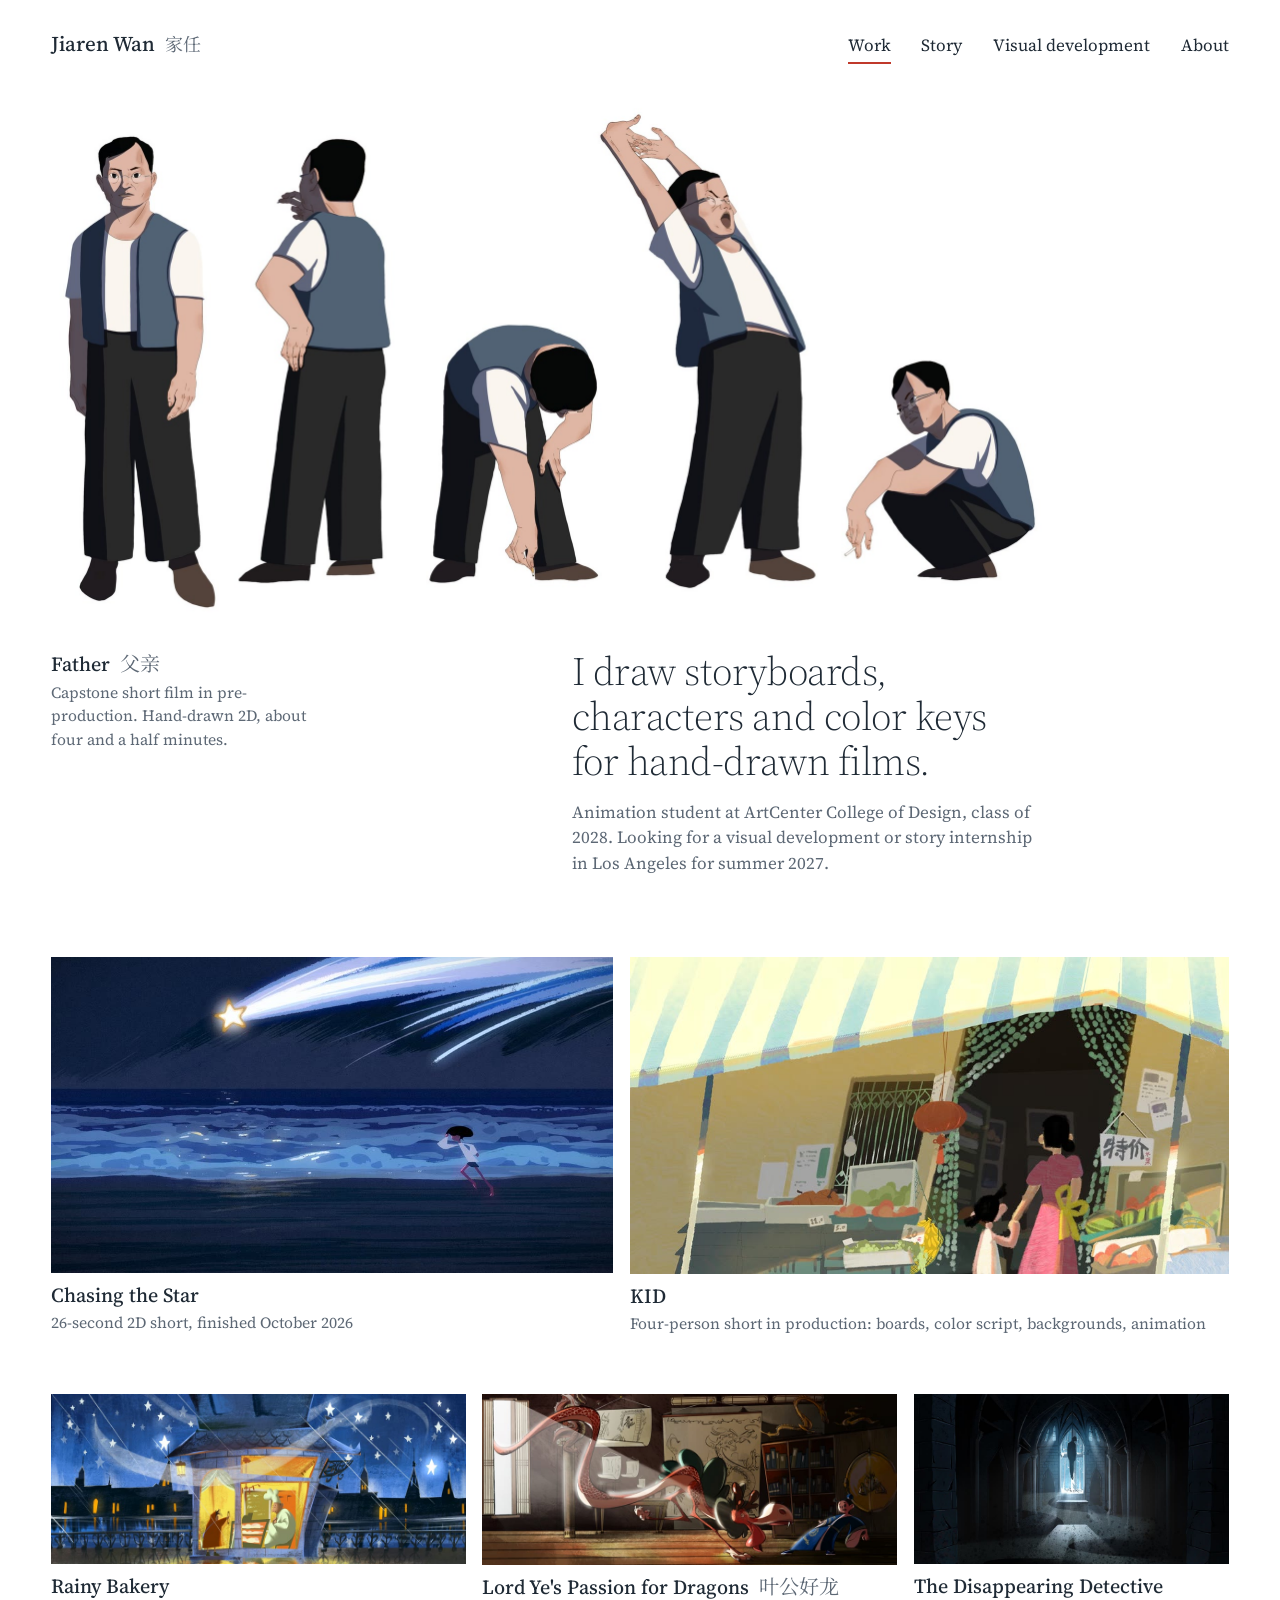
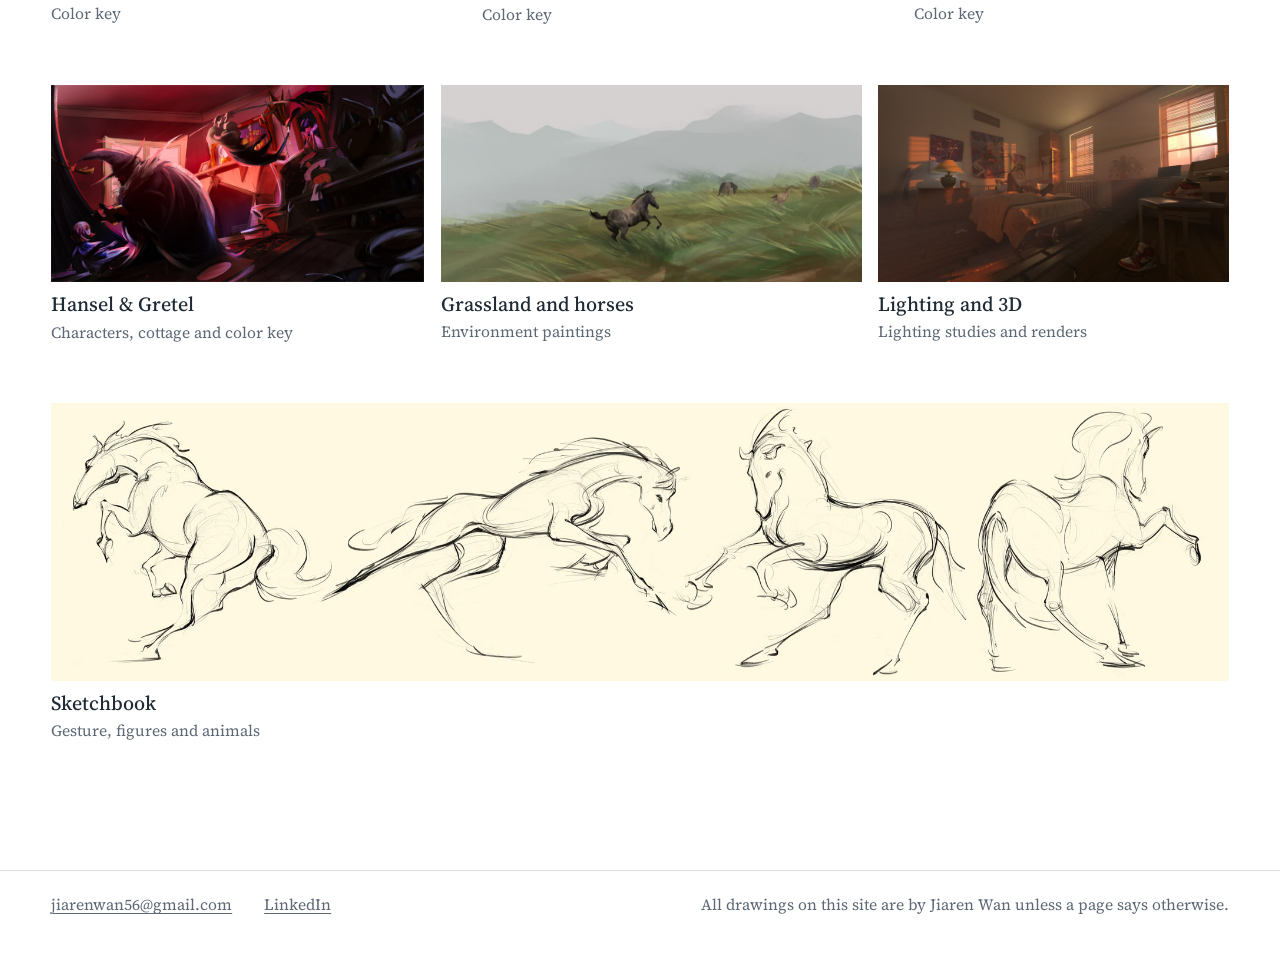
<file: index.html>
<!doctype html>
<html lang="en">
<head>
<meta charset="utf-8">
<meta name="viewport" content="width=device-width, initial-scale=1">
<title>Jiaren Wan · Visual development and story</title>
<meta name="description" content="Jiaren Wan, visual development and story artist. Animation student at ArtCenter College of Design, class of 2028.">
<meta property="og:title" content="Jiaren Wan · Visual development and story">
<meta property="og:description" content="Jiaren Wan, visual development and story artist. Animation student at ArtCenter College of Design, class of 2028.">
<meta property="og:type" content="website">
<link rel="canonical" href="https://jiarenwan.art/">
<meta property="og:url" content="https://jiarenwan.art/">
<meta property="og:image" content="https://jiarenwan.art/media/father-poses-2000.jpg">
<meta name="twitter:card" content="summary_large_image">
<link rel="icon" href="data:image/svg+xml,%3Csvg xmlns='http://www.w3.org/2000/svg' viewBox='0 0 32 32'%3E%3Crect width='32' height='32' fill='%231f2a35'/%3E%3Ccircle cx='16' cy='16' r='5' fill='%23c0392b'/%3E%3C/svg%3E">
<link rel="preconnect" href="https://fonts.googleapis.com">
<link rel="preconnect" href="https://fonts.gstatic.com" crossorigin>
<link rel="stylesheet" href="https://fonts.googleapis.com/css2?family=Noto+Serif+SC:wght@400;500&family=Source+Serif+4:ital,opsz,wght@0,8..60,300..600;1,8..60,300..600&display=swap">
<link rel="stylesheet" href="assets/site.css?v=8bab3e4b">
</head>
<body>
<a class="skip" href="#main">Skip to the work</a>
<header class="site-head">
  <a class="site-name" href="index.html">Jiaren Wan<span class="zh" lang="zh-Hans">家任</span></a>
  <nav class="site-nav" aria-label="Sections"><a href="index.html" aria-current="page">Work</a><a href="story.html">Story</a><a href="visdev.html">Visual development</a><a href="about.html">About</a></nav>
</header>
<main id="main">
<section class="hero">
  <a class="hero-art" href="father.html"><img src="media/father-poses-2000.jpg" srcset="media/father-poses-900.jpg 900w, media/father-poses-2000.jpg 2000w" sizes="(min-width: 1400px) 1290px, 94vw" width="2242" height="1172" alt="Five poses of the father from the short film Father: standing, smoking with his back turned, bending down, stretching, squatting with a cigarette." fetchpriority="high"></a>
  <div class="hero-text">
    <p class="hero-label"><a href="father.html"><span class="hero-title">Father<span class="zh" lang="zh-Hans">父亲</span></span><span class="hero-line">Capstone short film in pre-production. Hand-drawn 2D, about four and a half minutes.</span></a></p>
    <div class="hero-say">
      <h1>I draw storyboards, characters and color keys for hand-drawn films.</h1>
      <p>Animation student at ArtCenter College of Design, class of 2028. Looking for a visual development or story internship in Los Angeles for summer 2027.</p>
    </div>
  </div>
</section>
<section class="wall" aria-label="Projects">
<div class="wall-row"><a class="tile" href="chasing-the-star.html" style="--r:1.7778;--echo:#2a5bd7"><img src="media/cts-beach-run-900.jpg" srcset="media/cts-beach-run-900.jpg 900w, media/cts-beach-run-2000.jpg 1600w" sizes="(min-width: 720px) 48vw, 100vw" width="1600" height="900" alt="" loading="lazy" decoding="async"><span class="tile-title">Chasing the Star</span><span class="tile-line">26-second 2D short, finished October 2026</span></a><a class="tile" href="kid.html" style="--r:1.8935;--echo:#c79a2b"><img src="media/kid-a01-char-900.jpg" srcset="media/kid-a01-char-900.jpg 900w, media/kid-a01-char-2000.jpg 2000w" sizes="(min-width: 720px) 52vw, 100vw" width="2560" height="1352" alt="" loading="lazy" decoding="async"><span class="tile-title">KID</span><span class="tile-line">Four-person short in production: boards, color script, backgrounds, animation</span></a></div>
<div class="wall-row"><a class="tile" href="color-keys.html#rainy-bakery" style="--r:2.4336;--echo:#e0a11c"><img src="media/bakery-key-900.jpg" srcset="media/bakery-key-900.jpg 900w, media/bakery-key-2000.jpg 2000w" sizes="(min-width: 720px) 36vw, 100vw" width="2419" height="994" alt="" loading="lazy" decoding="async"><span class="tile-title">Rainy Bakery</span><span class="tile-line">Color key</span></a><a class="tile" href="color-keys.html#lord-ye" style="--r:2.4370;--echo:#b4483a"><img src="media/dragon-key-900.jpg" srcset="media/dragon-key-900.jpg 900w, media/dragon-key-2000.jpg 2000w" sizes="(min-width: 720px) 36vw, 100vw" width="2437" height="1000" alt="" loading="lazy" decoding="async"><span class="tile-title">Lord Ye's Passion for Dragons<span class="zh" lang="zh-Hans">叶公好龙</span></span><span class="tile-line">Color key</span></a><a class="tile" href="color-keys.html#detective" style="--r:1.8513;--echo:#5b8fb0"><img src="media/detective-key-900.jpg" srcset="media/detective-key-900.jpg 900w, media/detective-key-2000.jpg 2000w" sizes="(min-width: 720px) 28vw, 100vw" width="2253" height="1217" alt="" loading="lazy" decoding="async"><span class="tile-title">The Disappearing Detective</span><span class="tile-line">Color key</span></a></div>
<div class="wall-row"><a class="tile" href="hansel-gretel.html" style="--r:1.8925;--echo:#8a3f8f"><img src="media/hg-key-900.jpg" srcset="media/hg-key-900.jpg 900w, media/hg-key-2000.jpg 2000w" sizes="(min-width: 720px) 33vw, 100vw" width="5000" height="2642" alt="" loading="lazy" decoding="async"><span class="tile-title">Hansel &amp; Gretel</span><span class="tile-line">Characters, cottage and color key</span></a><a class="tile" href="grassland.html" style="--r:2.1333;--echo:#6f8f4e"><img src="media/grass1-900.jpg" srcset="media/grass1-900.jpg 900w, media/grass1-2000.jpg 2000w" sizes="(min-width: 720px) 37vw, 100vw" width="2560" height="1200" alt="" loading="lazy" decoding="async"><span class="tile-title">Grassland and horses</span><span class="tile-line">Environment paintings</span></a><a class="tile" href="lighting.html" style="--r:1.7778;--echo:#c8752a"><img src="media/light-bedroom-900.jpg" srcset="media/light-bedroom-900.jpg 900w, media/light-bedroom-2000.jpg 1920w" sizes="(min-width: 720px) 31vw, 100vw" width="1920" height="1080" alt="" loading="lazy" decoding="async"><span class="tile-title">Lighting and 3D</span><span class="tile-line">Lighting studies and renders</span></a></div>
<div class="wall-row"><a class="tile" href="sketchbook.html" style="--r:4.2384;--echo:#a8873a"><img src="media/horses4-900.jpg" srcset="media/horses4-900.jpg 900w, media/horses4-2000.jpg 2000w" sizes="(min-width: 720px) 100vw, 100vw" width="2560" height="604" alt="" loading="lazy" decoding="async"><span class="tile-title">Sketchbook</span><span class="tile-line">Gesture, figures and animals</span></a></div>
</section>
</main>
<footer class="site-foot">
  <p><a href="mailto:jiarenwan56@gmail.com">jiarenwan56@gmail.com</a></p>
  <p><a href="https://www.linkedin.com/in/jiaren-wan-829894432">LinkedIn</a></p>
  <p class="foot-note">All drawings on this site are by Jiaren Wan unless a page says otherwise.</p>
</footer>
<dialog class="viewer" aria-label="Image viewer">
  <button class="viewer-close" type="button">Close</button>
  <button class="viewer-prev" type="button" aria-label="Previous image">Previous</button>
  <div class="viewer-stage"><img alt=""></div>
  <button class="viewer-next" type="button" aria-label="Next image">Next</button>
  <p class="viewer-cap"></p>
</dialog>
<script src="assets/site.js?v=2f7d01b3" defer></script>
</body>
</html>
</file>
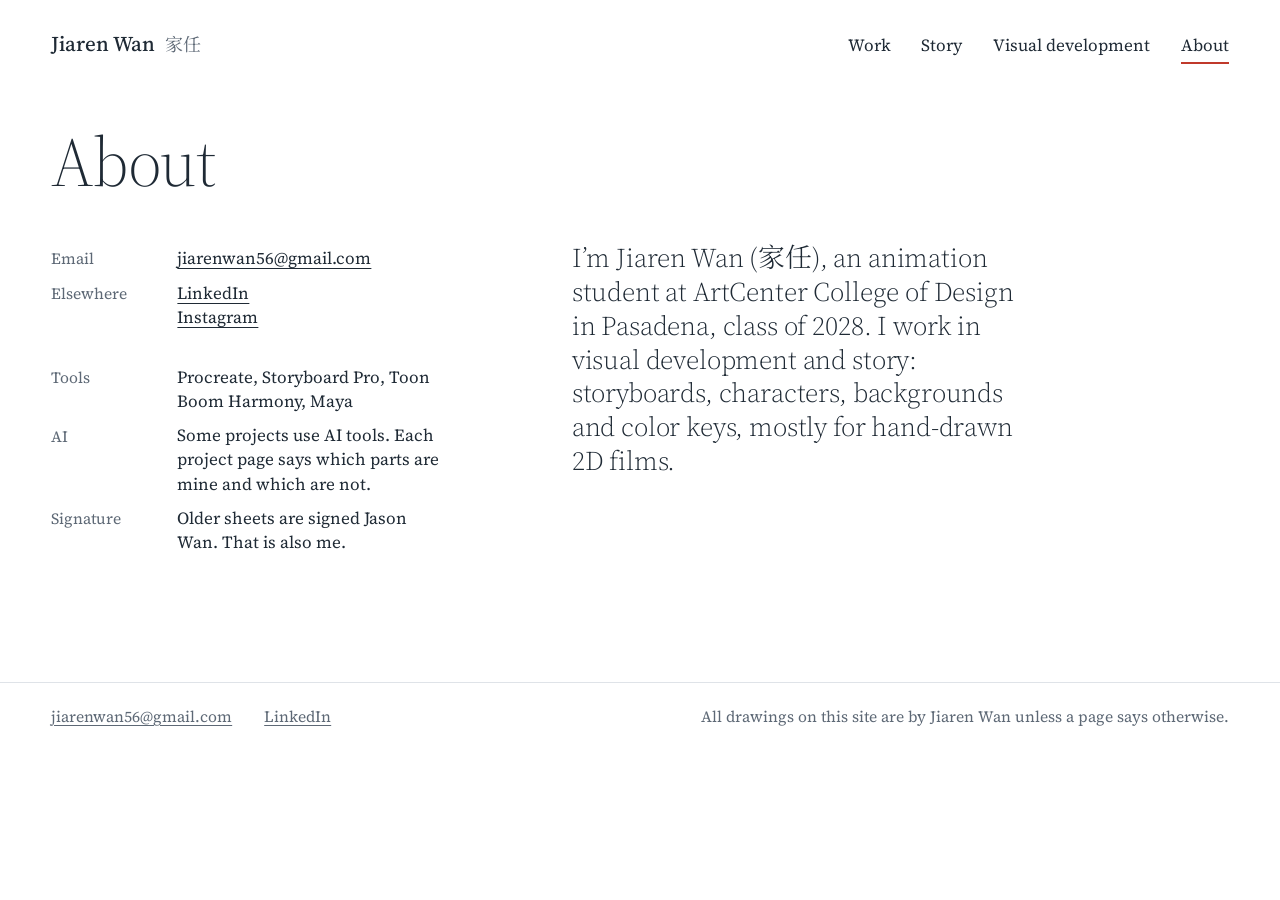
<file: about.html>
<!doctype html>
<html lang="en">
<head>
<meta charset="utf-8">
<meta name="viewport" content="width=device-width, initial-scale=1">
<title>About · Jiaren Wan</title>
<meta name="description" content="Jiaren Wan, visual development and story artist. Animation student at ArtCenter College of Design, class of 2028.">
<meta property="og:title" content="About · Jiaren Wan">
<meta property="og:description" content="Jiaren Wan, visual development and story artist. Animation student at ArtCenter College of Design, class of 2028.">
<meta property="og:type" content="website">
<link rel="canonical" href="https://jiarenwan.art/about.html">
<meta property="og:url" content="https://jiarenwan.art/about.html">
<meta property="og:image" content="https://jiarenwan.art/media/father-poses-2000.jpg">
<meta name="twitter:card" content="summary_large_image">
<link rel="icon" href="data:image/svg+xml,%3Csvg xmlns='http://www.w3.org/2000/svg' viewBox='0 0 32 32'%3E%3Crect width='32' height='32' fill='%231f2a35'/%3E%3Ccircle cx='16' cy='16' r='5' fill='%23c0392b'/%3E%3C/svg%3E">
<link rel="preconnect" href="https://fonts.googleapis.com">
<link rel="preconnect" href="https://fonts.gstatic.com" crossorigin>
<link rel="stylesheet" href="https://fonts.googleapis.com/css2?family=Noto+Serif+SC:wght@400;500&family=Source+Serif+4:ital,opsz,wght@0,8..60,300..600;1,8..60,300..600&display=swap">
<link rel="stylesheet" href="assets/site.css?v=8bab3e4b">
</head>
<body>
<a class="skip" href="#main">Skip to the work</a>
<header class="site-head">
  <a class="site-name" href="index.html">Jiaren Wan<span class="zh" lang="zh-Hans">家任</span></a>
  <nav class="site-nav" aria-label="Sections"><a href="index.html">Work</a><a href="story.html">Story</a><a href="visdev.html">Visual development</a><a href="about.html" aria-current="page">About</a></nav>
</header>
<main id="main">
<article class="about">
<header class="page-head"><h1>About</h1></header>
<div class="about-cols">
  <div class="about-say">
<p class="lead">I’m Jiaren Wan (家任), an animation student at ArtCenter College of Design in Pasadena, class of 2028. I work in visual development and story: storyboards, characters, backgrounds and color keys, mostly for hand-drawn 2D films.</p>
  </div>
  <div class="about-side">
    <dl class="facts"><div><dt>Email</dt><dd><a href="mailto:jiarenwan56@gmail.com">jiarenwan56@gmail.com</a></dd></div><div><dt>Elsewhere</dt><dd><a href="https://www.linkedin.com/in/jiaren-wan-829894432">LinkedIn</a><br><a href="https://www.instagram.com/chaojiwudihouzidamowang66/">Instagram</a></dd></div></dl>
    <dl class="facts"><div><dt>Tools</dt><dd>Procreate, Storyboard Pro, Toon Boom Harmony, Maya</dd></div><div><dt>AI</dt><dd>Some projects use AI tools. Each project page says which parts are mine and which are not.</dd></div><div><dt>Signature</dt><dd>Older sheets are signed Jason Wan. That is also me.</dd></div></dl>
  </div>
</div>
</article>
</main>
<footer class="site-foot">
  <p><a href="mailto:jiarenwan56@gmail.com">jiarenwan56@gmail.com</a></p>
  <p><a href="https://www.linkedin.com/in/jiaren-wan-829894432">LinkedIn</a></p>
  <p class="foot-note">All drawings on this site are by Jiaren Wan unless a page says otherwise.</p>
</footer>
<dialog class="viewer" aria-label="Image viewer">
  <button class="viewer-close" type="button">Close</button>
  <button class="viewer-prev" type="button" aria-label="Previous image">Previous</button>
  <div class="viewer-stage"><img alt=""></div>
  <button class="viewer-next" type="button" aria-label="Next image">Next</button>
  <p class="viewer-cap"></p>
</dialog>
<script src="assets/site.js?v=2f7d01b3" defer></script>
</body>
</html>
</file>
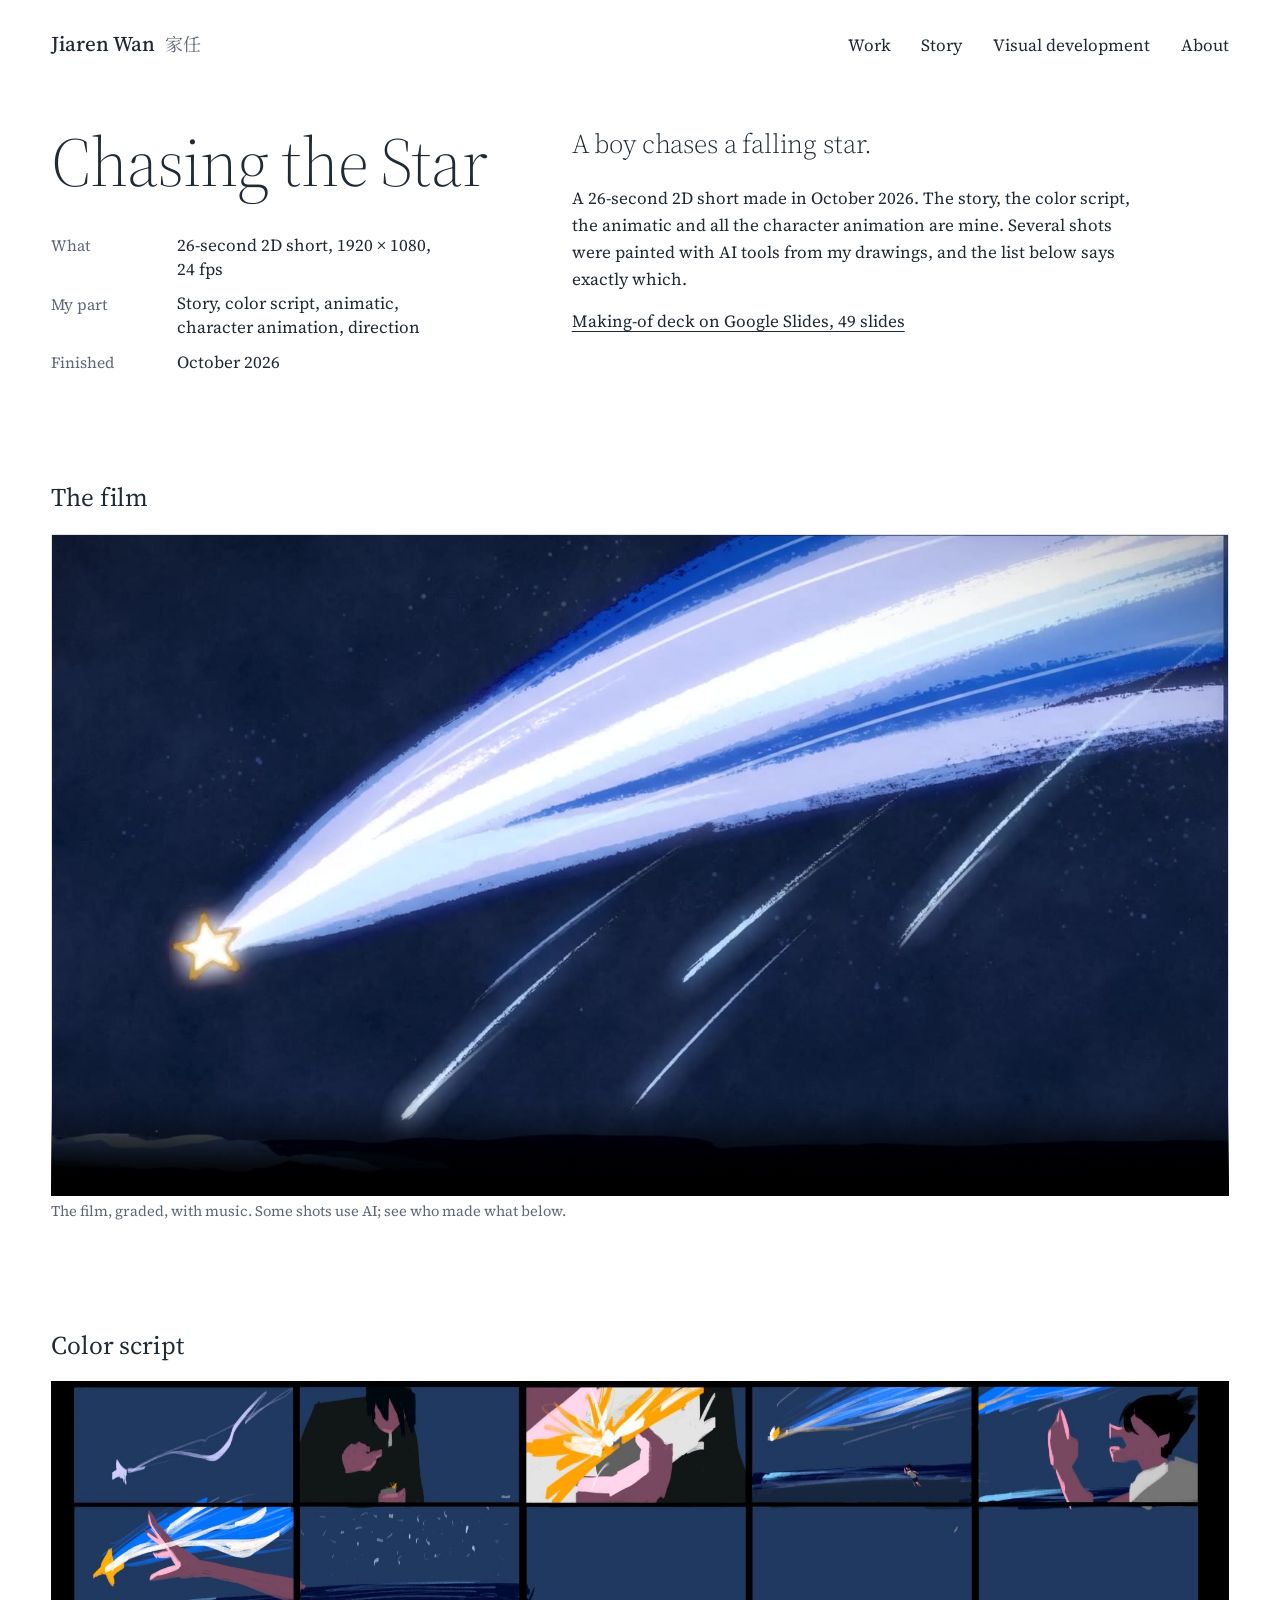
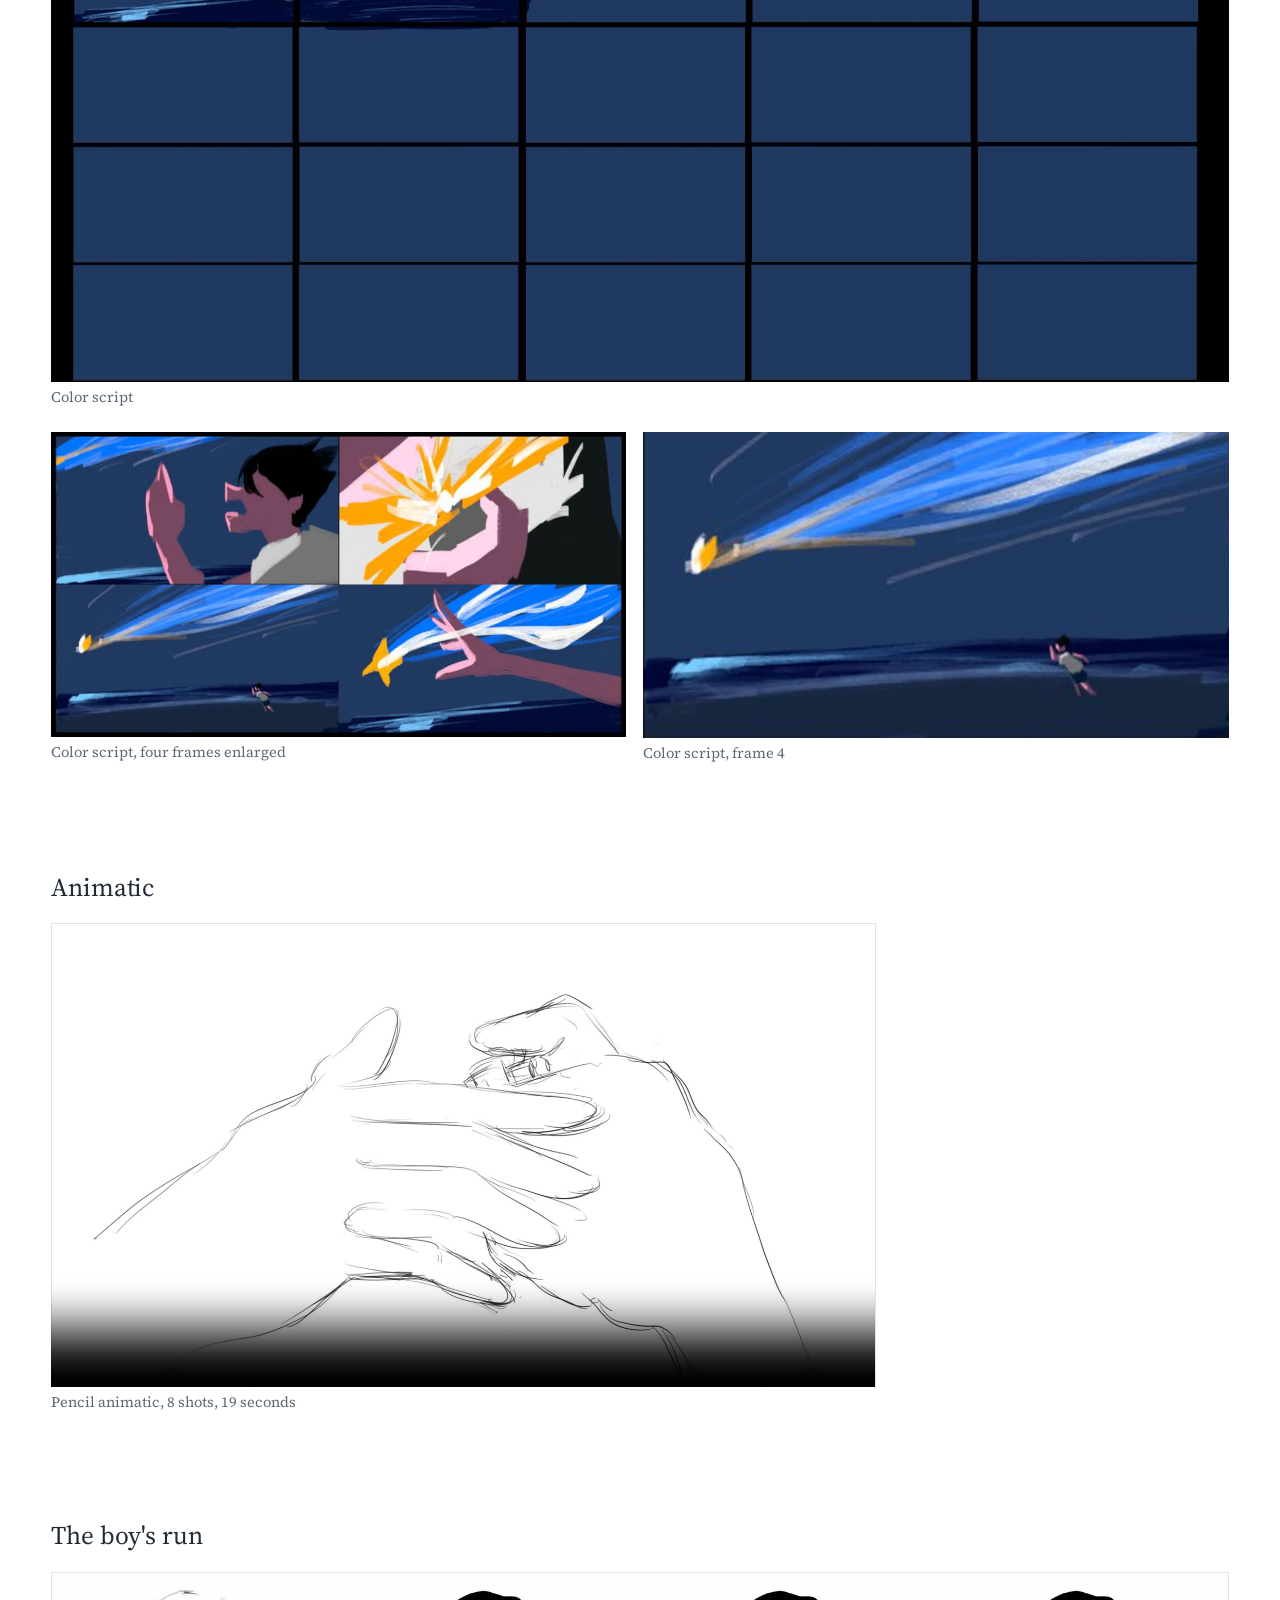
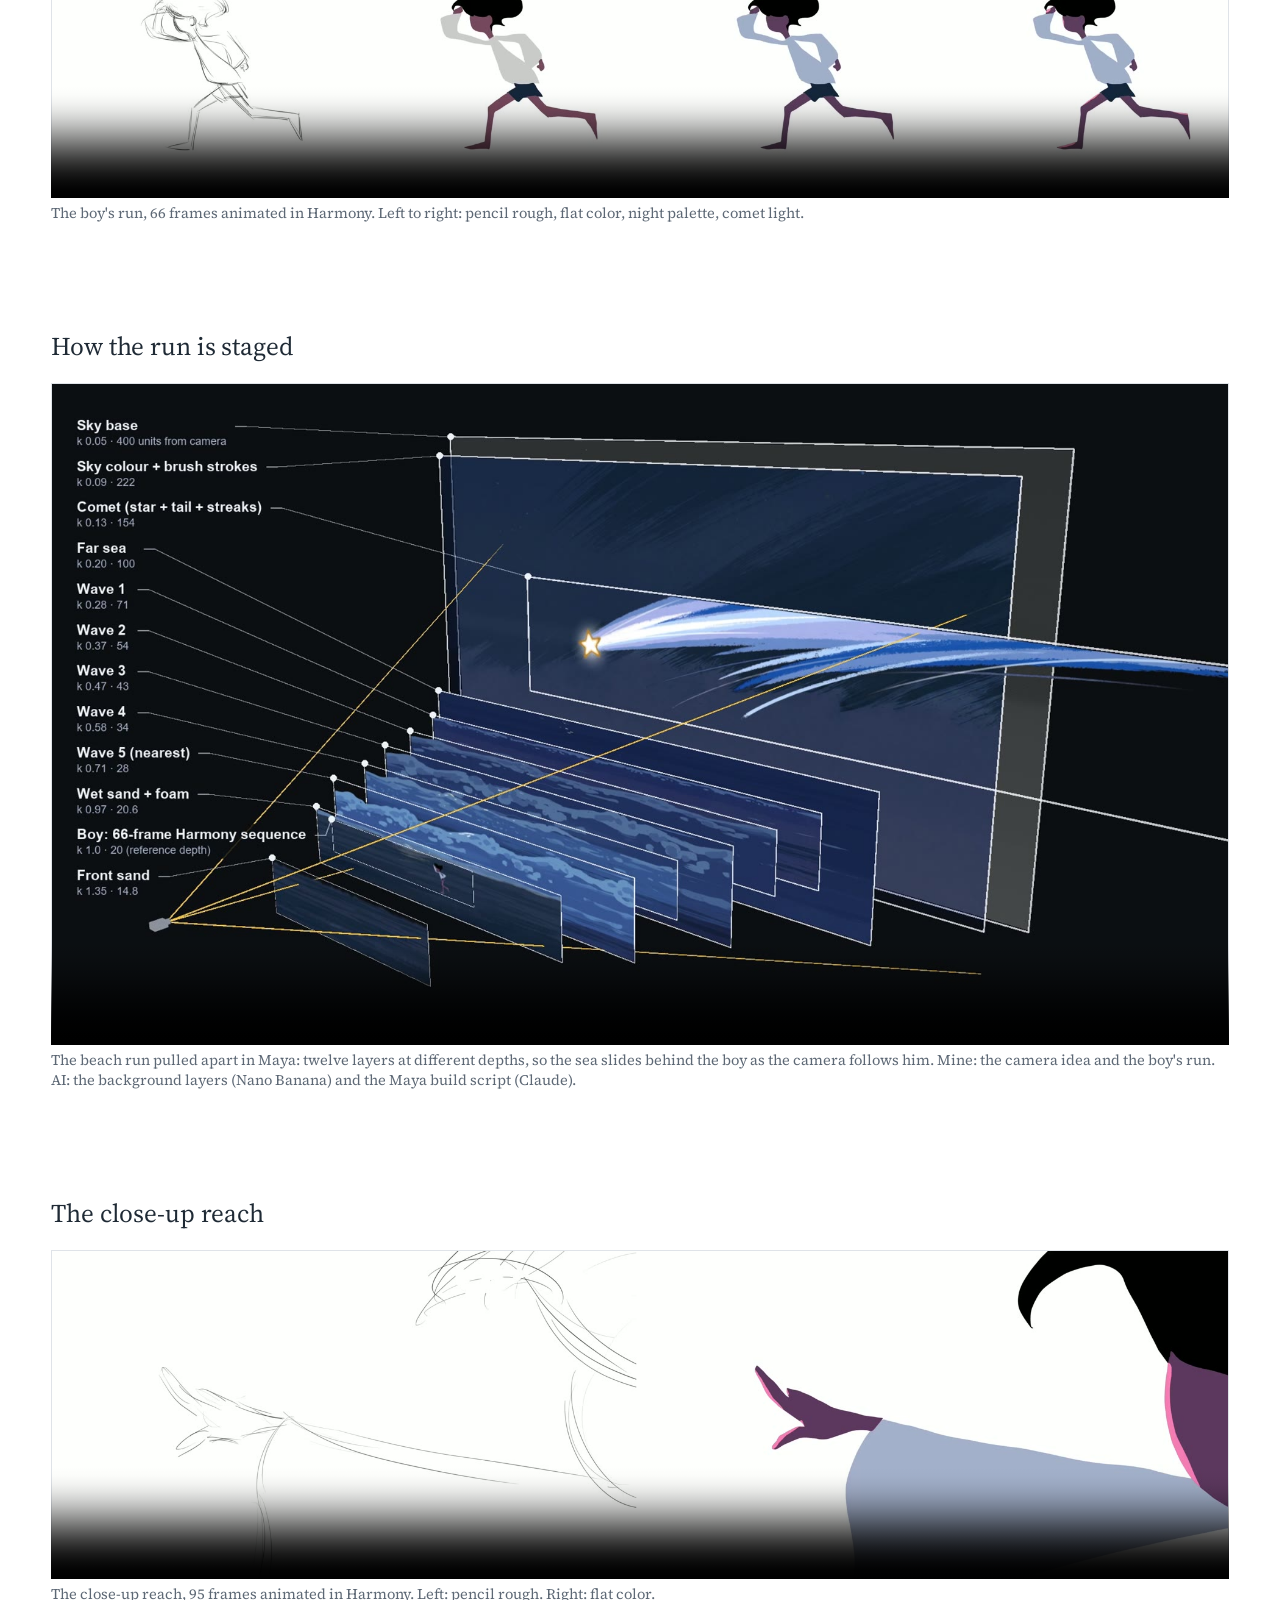
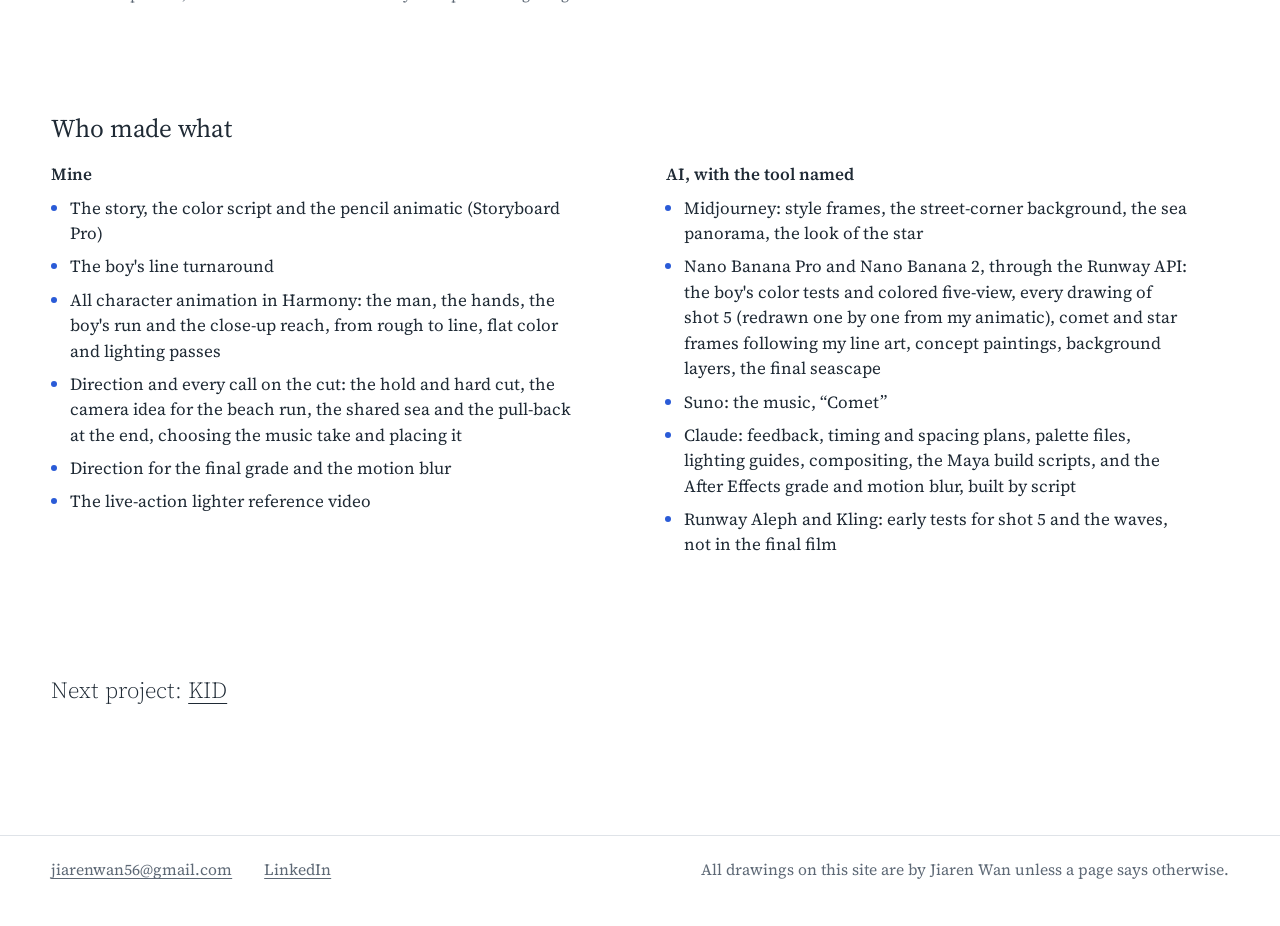
<file: chasing-the-star.html>
<!doctype html>
<html lang="en">
<head>
<meta charset="utf-8">
<meta name="viewport" content="width=device-width, initial-scale=1">
<title>Chasing the Star · Jiaren Wan</title>
<meta name="description" content="A boy chases a falling star.">
<meta property="og:title" content="Chasing the Star · Jiaren Wan">
<meta property="og:description" content="A boy chases a falling star.">
<meta property="og:type" content="website">
<link rel="canonical" href="https://jiarenwan.art/chasing-the-star.html">
<meta property="og:url" content="https://jiarenwan.art/chasing-the-star.html">
<meta property="og:image" content="https://jiarenwan.art/media/father-poses-2000.jpg">
<meta name="twitter:card" content="summary_large_image">
<link rel="icon" href="data:image/svg+xml,%3Csvg xmlns='http://www.w3.org/2000/svg' viewBox='0 0 32 32'%3E%3Crect width='32' height='32' fill='%231f2a35'/%3E%3Ccircle cx='16' cy='16' r='5' fill='%23c0392b'/%3E%3C/svg%3E">
<link rel="preconnect" href="https://fonts.googleapis.com">
<link rel="preconnect" href="https://fonts.gstatic.com" crossorigin>
<link rel="stylesheet" href="https://fonts.googleapis.com/css2?family=Noto+Serif+SC:wght@400;500&family=Source+Serif+4:ital,opsz,wght@0,8..60,300..600;1,8..60,300..600&display=swap">
<link rel="stylesheet" href="assets/site.css?v=8bab3e4b">
</head>
<body style="--echo:#2a5bd7">
<a class="skip" href="#main">Skip to the work</a>
<header class="site-head">
  <a class="site-name" href="index.html">Jiaren Wan<span class="zh" lang="zh-Hans">家任</span></a>
  <nav class="site-nav" aria-label="Sections"><a href="index.html">Work</a><a href="story.html">Story</a><a href="visdev.html">Visual development</a><a href="about.html">About</a></nav>
</header>
<main id="main">
<article class="project">
<header class="project-head">
  <div class="project-title">
    <h1>Chasing the Star</h1>
    <dl class="facts"><div><dt>What</dt><dd>26-second 2D short, 1920 × 1080, 24 fps</dd></div><div><dt>My part</dt><dd>Story, color script, animatic, character animation, direction</dd></div><div><dt>Finished</dt><dd>October 2026</dd></div></dl>
  </div>
  <div class="project-say">
    <p class="lead">A boy chases a falling star.</p>
    <p>A 26-second 2D short made in October 2026. The story, the color script, the animatic and all the character animation are mine. Several shots were painted with AI tools from my drawings, and the list below says exactly which.</p>
    <p class="more"><a href="https://docs.google.com/presentation/d/1yqNYwqVhByMRhf-amLjWw2Mnz1RBTd4QVlwNDUmXgzA/edit?usp=sharing">Making-of deck on Google Slides, 49 slides</a></p>
  </div>
</header>
<section class="block"><h2>The film</h2>
<div class="row" style="--sum:1.778"><figure class="item" style="--r:1.7778"><video controls playsinline preload="none" poster="media/cts-film-poster.jpg" width="1920" height="1080" src="media/cts-film.mp4"></video><figcaption>The film, graded, with music. Some shots use AI; see who made what below.</figcaption></figure></div>
</section>
<section class="block"><h2>Color script</h2>
<div class="row" style="--sum:1.963"><figure class="item" style="--r:1.9627"><a class="zoom" href="media/cts-script-2000.jpg" data-cap="Color script"><img src="media/cts-script-900.jpg" srcset="media/cts-script-900.jpg 900w, media/cts-script-2000.jpg 2000w" sizes="(min-width: 720px) 100vw, 100vw" width="2000" height="1019" alt="Color script" loading="lazy" decoding="async"></a><figcaption>Color script</figcaption></figure></div>
<div class="row" style="--sum:3.798"><figure class="item" style="--r:1.8806"><a class="zoom" href="media/cts-script-detail-2000.jpg" data-cap="Color script, four frames enlarged"><img src="media/cts-script-detail-900.jpg" srcset="media/cts-script-detail-900.jpg 900w, media/cts-script-detail-2000.jpg 1512w" sizes="(min-width: 720px) 50vw, 100vw" width="1512" height="804" alt="Color script, four frames enlarged" loading="lazy" decoding="async"></a><figcaption>Color script, four frames enlarged</figcaption></figure><figure class="item" style="--r:1.9175"><a class="zoom" href="media/cts-cell4-2000.jpg" data-cap="Color script, frame 4"><img src="media/cts-cell4-900.jpg" srcset="media/cts-cell4-900.jpg 900w, media/cts-cell4-2000.jpg 1116w" sizes="(min-width: 720px) 50vw, 100vw" width="1116" height="582" alt="Color script, frame 4" loading="lazy" decoding="async"></a><figcaption>Color script, frame 4</figcaption></figure></div>
</section>
<section class="block"><h2>Animatic</h2>
<div class="row" style="--sum:1.778;--max:70%"><figure class="item" style="--r:1.7778"><video controls playsinline preload="none" poster="media/cts-animatic-poster.jpg" width="1920" height="1080" src="media/cts-animatic.mp4"></video><figcaption>Pencil animatic, 8 shots, 19 seconds</figcaption></figure></div>
</section>
<section class="block"><h2>The boy's run</h2>
<div class="row" style="--sum:5.211"><figure class="item" style="--r:5.2108"><video controls muted loop playsinline preload="metadata" data-loop poster="media/cts-run-passes-poster.jpg" width="3856" height="740" src="media/cts-run-passes.mp4" data-m-src="media/cts-run-passes-m.mp4" data-m-poster="media/cts-run-passes-m-poster.jpg" data-m-w="1292" data-m-h="1012"></video><figcaption><span class="on-wide">The boy's run, 66 frames animated in Harmony. Left to right: pencil rough, flat color, night palette, comet light.</span><span class="on-narrow">The boy's run, 66 frames animated in Harmony. Top row: pencil rough, flat color. Bottom row: night palette, comet light.</span></figcaption></figure></div>
</section>
<section class="block"><h2>How the run is staged</h2>
<div class="row" style="--sum:1.778"><figure class="item" style="--r:1.7778"><video controls muted loop playsinline preload="metadata" data-loop poster="media/cts-maya-run-poster.jpg" width="1920" height="1080" src="media/cts-maya-run.mp4"></video><figcaption>The beach run pulled apart in Maya: twelve layers at different depths, so the sea slides behind the boy as the camera follows him. Mine: the camera idea and the boy's run. AI: the background layers (Nano Banana) and the Maya build script (Claude).</figcaption></figure></div>
</section>
<section class="block"><h2>The close-up reach</h2>
<div class="row" style="--sum:3.578"><figure class="item" style="--r:3.5778"><video controls muted loop playsinline preload="metadata" data-loop poster="media/cts-reach-poster.jpg" width="3864" height="1080" src="media/cts-reach.mp4" data-m-src="media/cts-reach-m.mp4" data-m-poster="media/cts-reach-m-poster.jpg" data-m-w="960" data-m-h="1092"></video><figcaption><span class="on-wide">The close-up reach, 95 frames animated in Harmony. Left: pencil rough. Right: flat color.</span><span class="on-narrow">The close-up reach, 95 frames animated in Harmony. Top: pencil rough. Bottom: flat color.</span></figcaption></figure></div>
</section>
<section class="block credits"><h2>Who made what</h2><div class="credit-cols"><div><h3>Mine</h3><ul><li>The story, the color script and the pencil animatic (Storyboard Pro)</li><li>The boy's line turnaround</li><li>All character animation in Harmony: the man, the hands, the boy's run and the close-up reach, from rough to line, flat color and lighting passes</li><li>Direction and every call on the cut: the hold and hard cut, the camera idea for the beach run, the shared sea and the pull-back at the end, choosing the music take and placing it</li><li>Direction for the final grade and the motion blur</li><li>The live-action lighter reference video</li></ul></div><div><h3>AI, with the tool named</h3><ul><li>Midjourney: style frames, the street-corner background, the sea panorama, the look of the star</li><li>Nano Banana Pro and Nano Banana 2, through the Runway API: the boy's color tests and colored five-view, every drawing of shot 5 (redrawn one by one from my animatic), comet and star frames following my line art, concept paintings, background layers, the final seascape</li><li>Suno: the music, “Comet”</li><li>Claude: feedback, timing and spacing plans, palette files, lighting guides, compositing, the Maya build scripts, and the After Effects grade and motion blur, built by script</li><li>Runway Aleph and Kling: early tests for shot 5 and the waves, not in the final film</li></ul></div></div></section>
<p class="next">Next project: <a href="kid.html">KID</a></p>
</article>
</main>
<footer class="site-foot">
  <p><a href="mailto:jiarenwan56@gmail.com">jiarenwan56@gmail.com</a></p>
  <p><a href="https://www.linkedin.com/in/jiaren-wan-829894432">LinkedIn</a></p>
  <p class="foot-note">All drawings on this site are by Jiaren Wan unless a page says otherwise.</p>
</footer>
<dialog class="viewer" aria-label="Image viewer">
  <button class="viewer-close" type="button">Close</button>
  <button class="viewer-prev" type="button" aria-label="Previous image">Previous</button>
  <div class="viewer-stage"><img alt=""></div>
  <button class="viewer-next" type="button" aria-label="Next image">Next</button>
  <p class="viewer-cap"></p>
</dialog>
<script src="assets/site.js?v=2f7d01b3" defer></script>
</body>
</html>
</file>
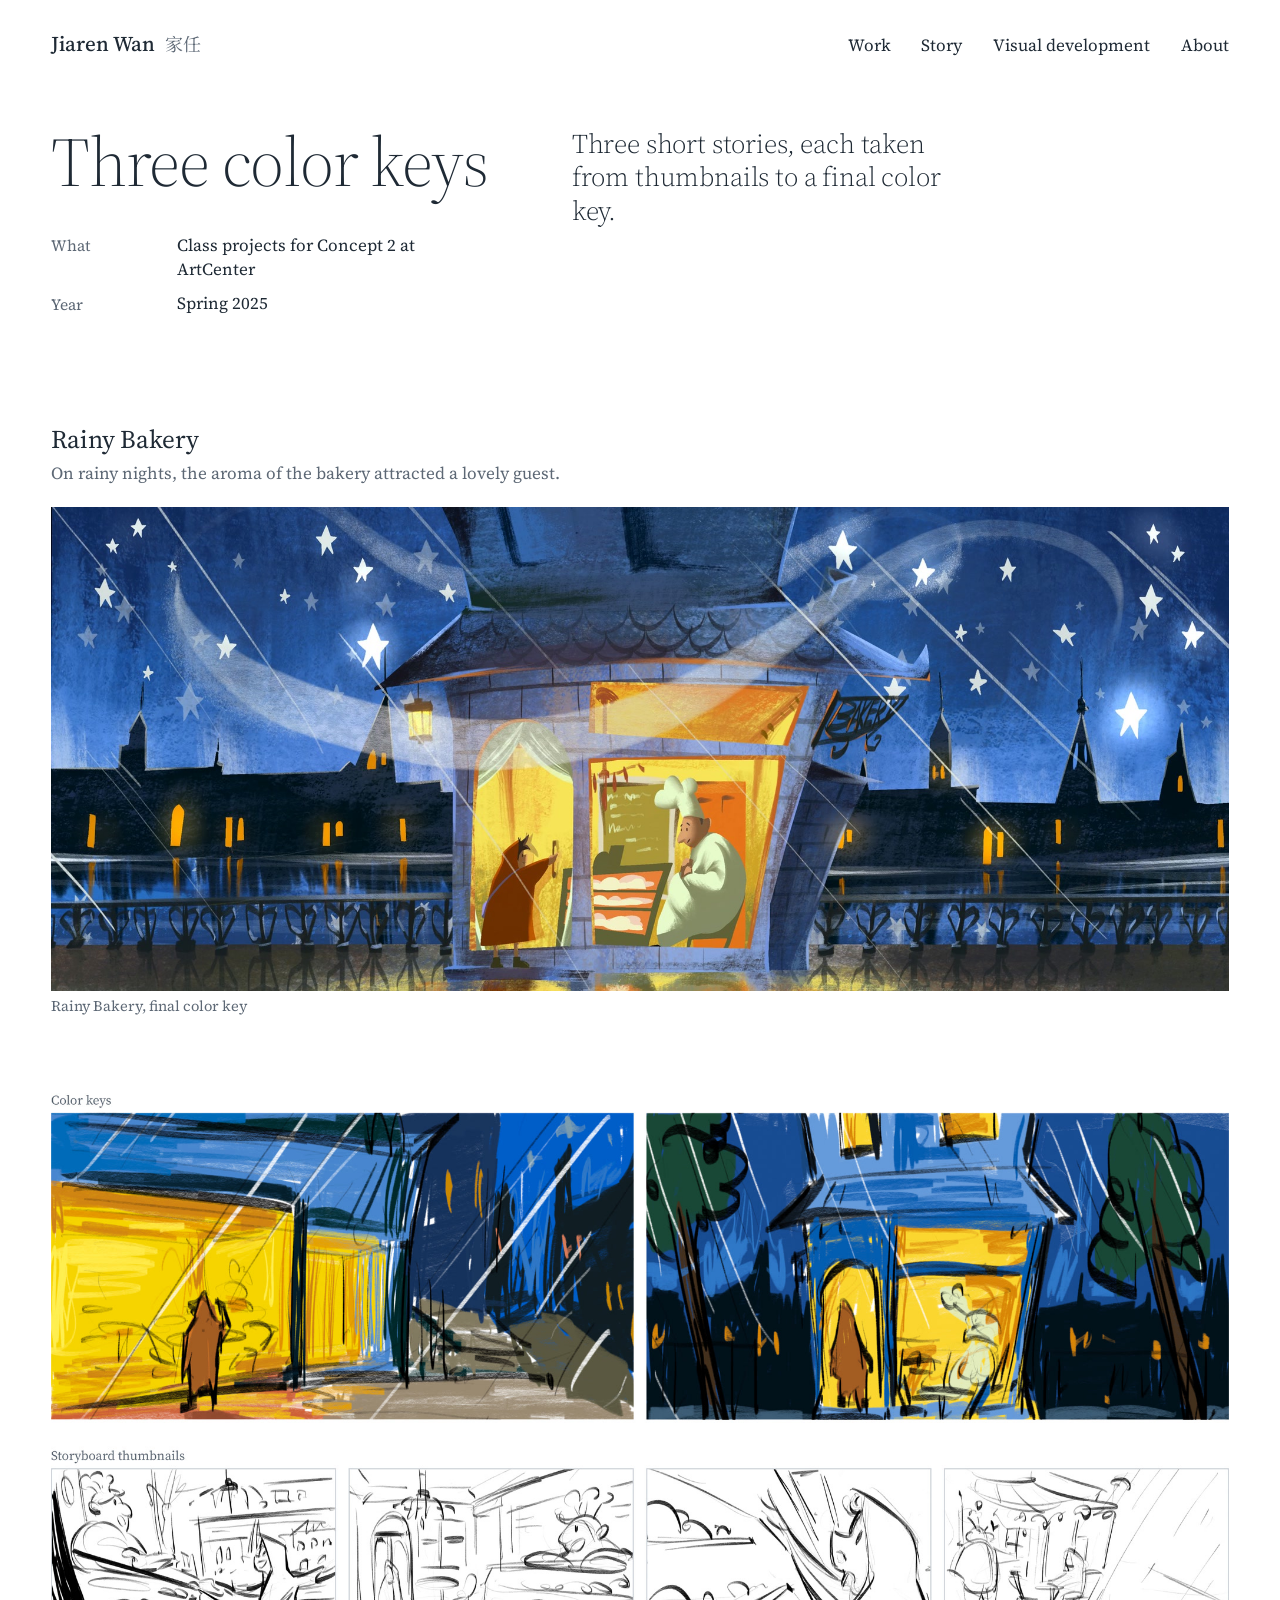
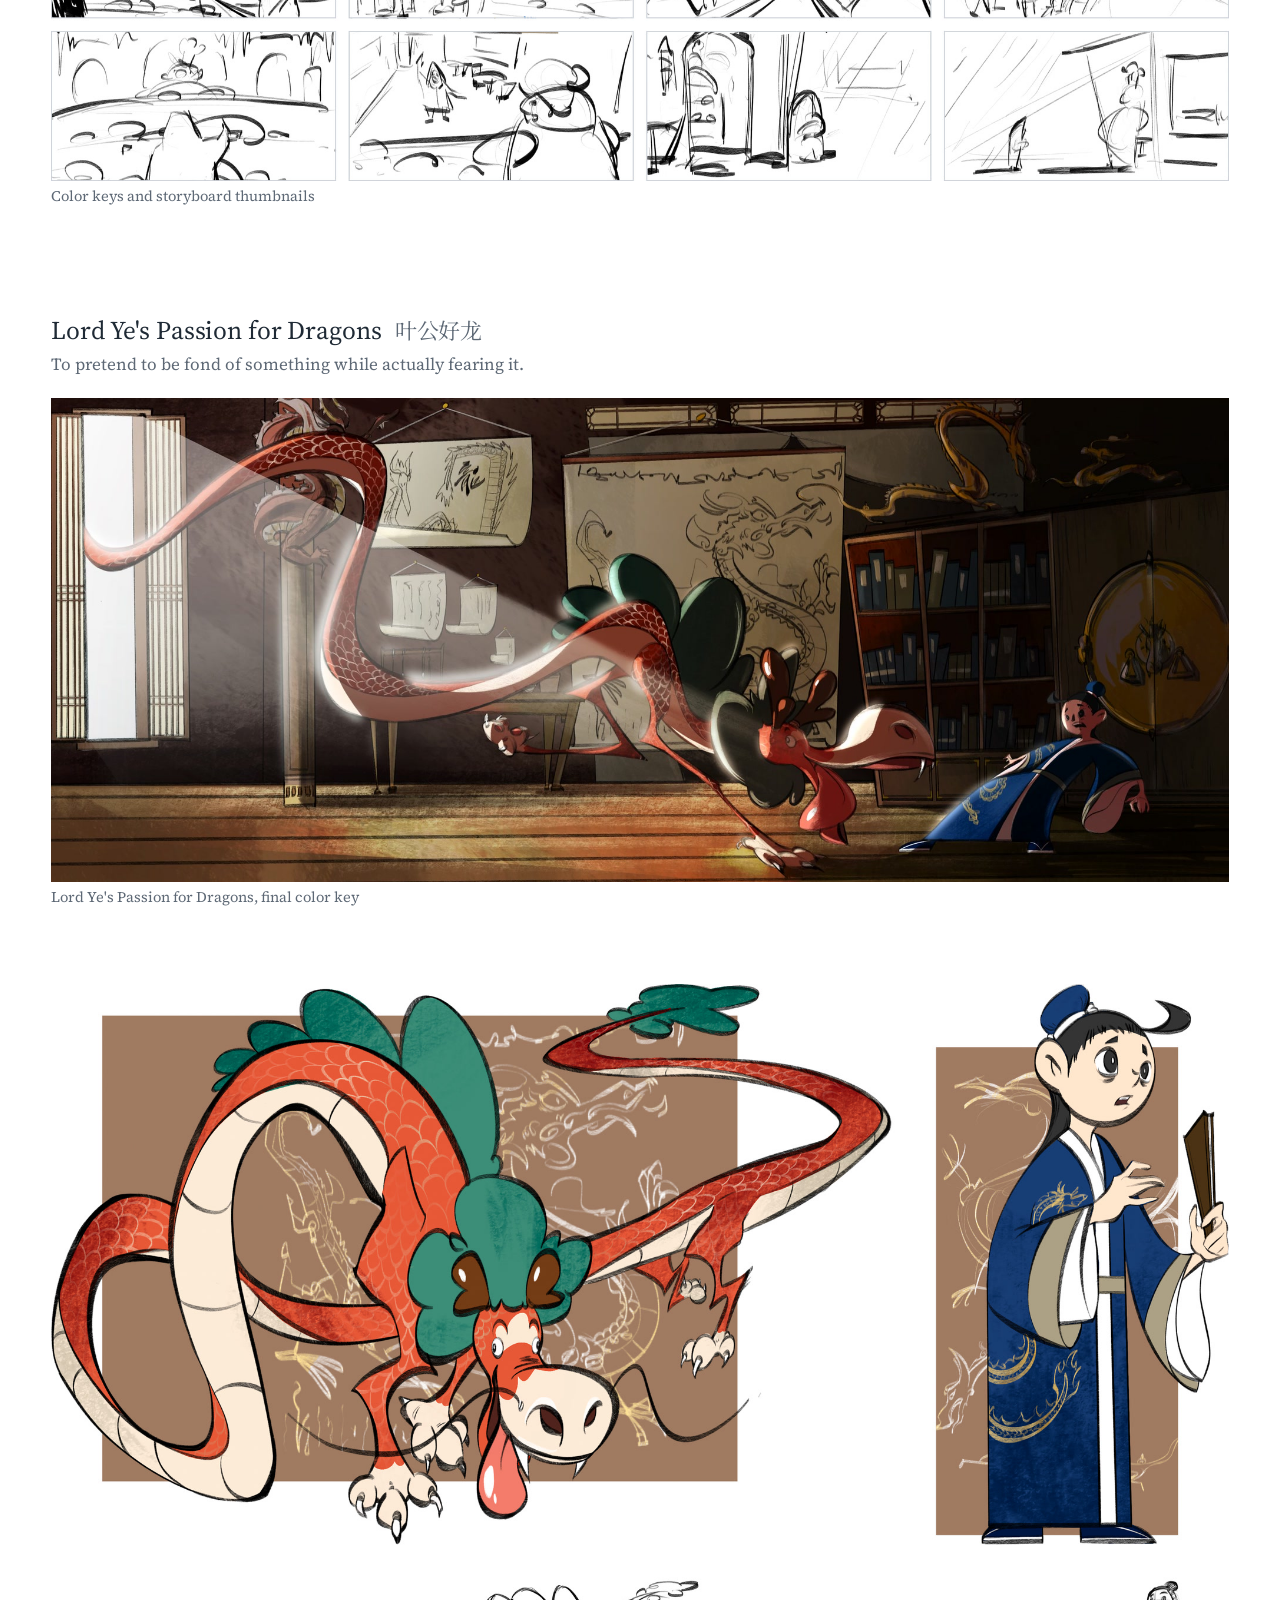
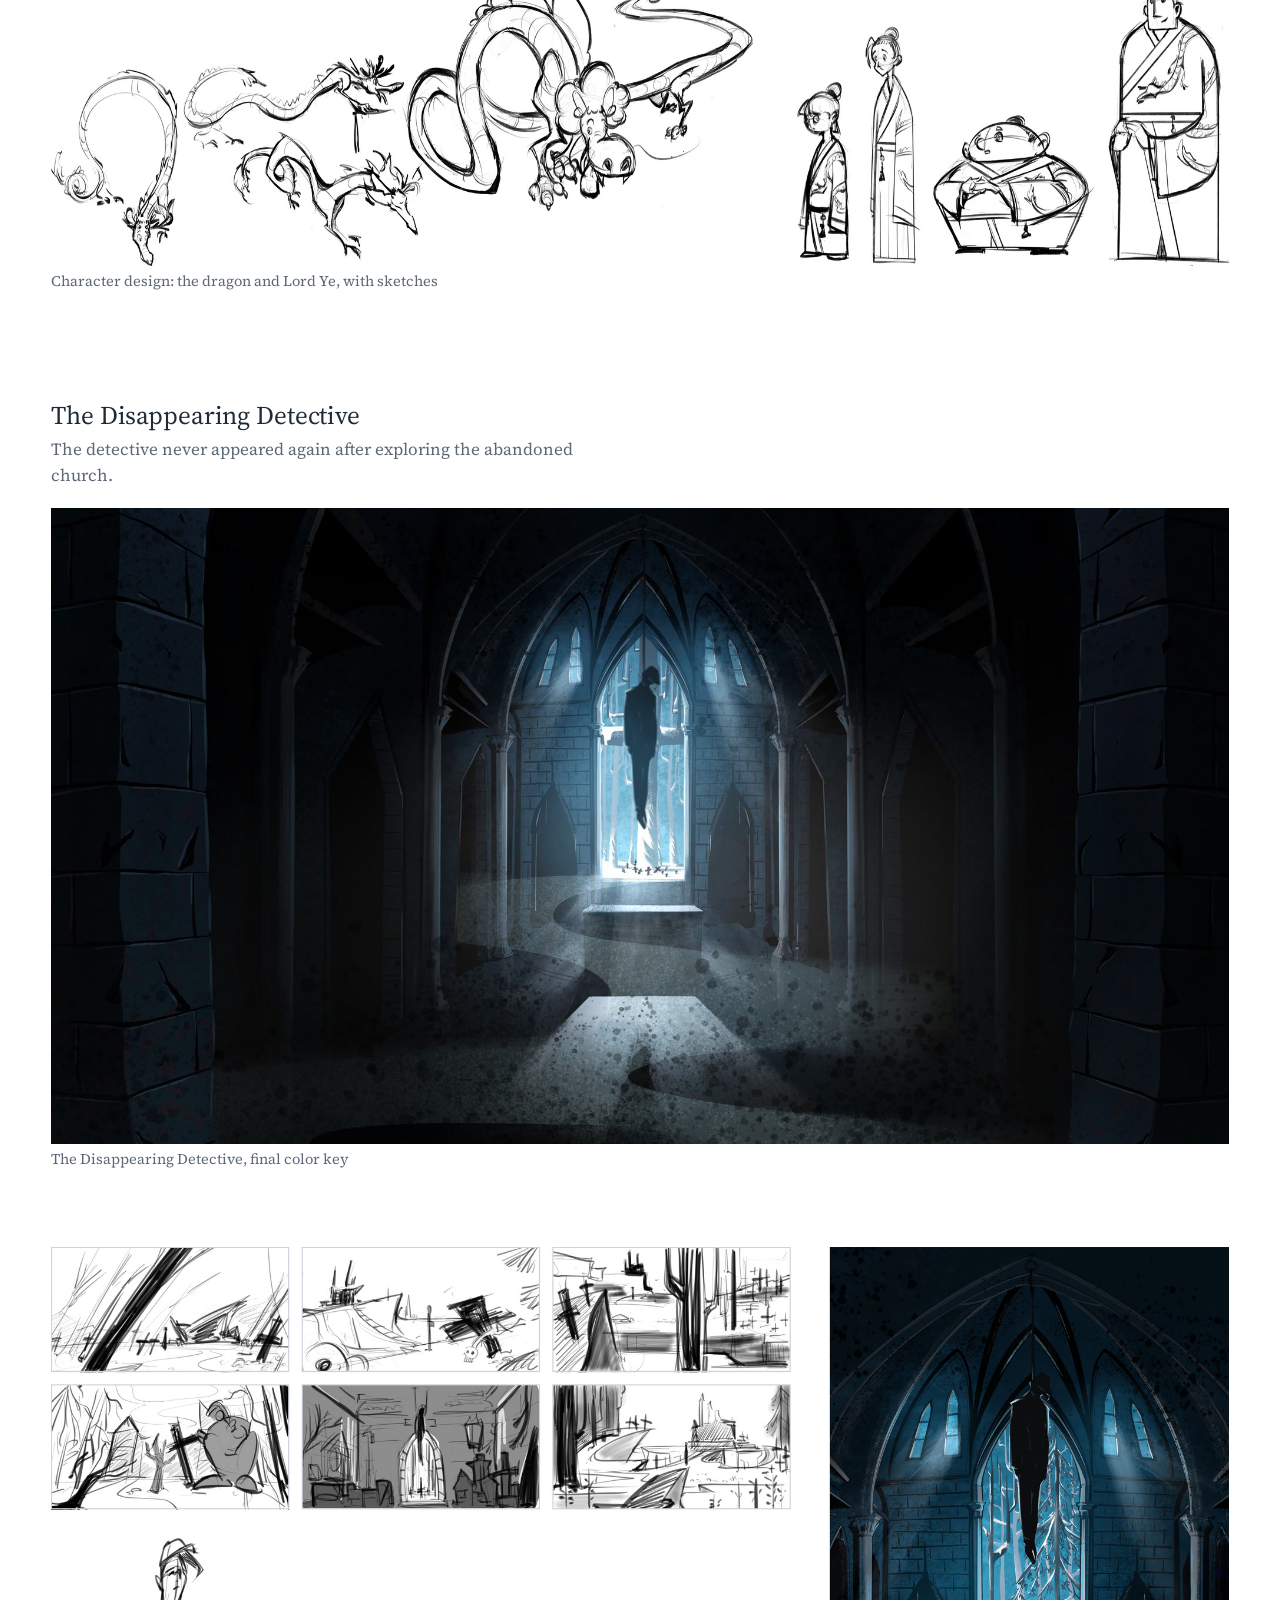
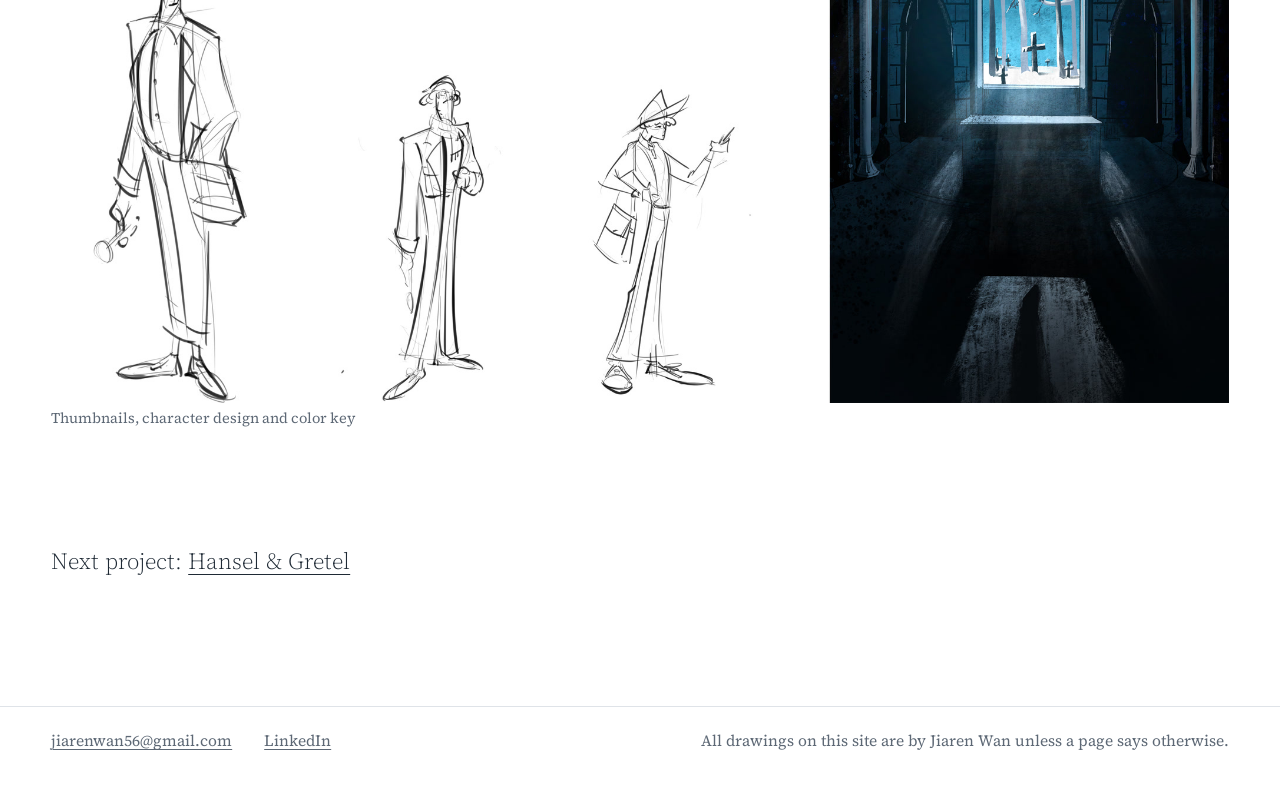
<file: color-keys.html>
<!doctype html>
<html lang="en">
<head>
<meta charset="utf-8">
<meta name="viewport" content="width=device-width, initial-scale=1">
<title>Three color keys · Jiaren Wan</title>
<meta name="description" content="Three short stories, each taken from thumbnails to a final color key.">
<meta property="og:title" content="Three color keys · Jiaren Wan">
<meta property="og:description" content="Three short stories, each taken from thumbnails to a final color key.">
<meta property="og:type" content="website">
<link rel="canonical" href="https://jiarenwan.art/color-keys.html">
<meta property="og:url" content="https://jiarenwan.art/color-keys.html">
<meta property="og:image" content="https://jiarenwan.art/media/father-poses-2000.jpg">
<meta name="twitter:card" content="summary_large_image">
<link rel="icon" href="data:image/svg+xml,%3Csvg xmlns='http://www.w3.org/2000/svg' viewBox='0 0 32 32'%3E%3Crect width='32' height='32' fill='%231f2a35'/%3E%3Ccircle cx='16' cy='16' r='5' fill='%23c0392b'/%3E%3C/svg%3E">
<link rel="preconnect" href="https://fonts.googleapis.com">
<link rel="preconnect" href="https://fonts.gstatic.com" crossorigin>
<link rel="stylesheet" href="https://fonts.googleapis.com/css2?family=Noto+Serif+SC:wght@400;500&family=Source+Serif+4:ital,opsz,wght@0,8..60,300..600;1,8..60,300..600&display=swap">
<link rel="stylesheet" href="assets/site.css?v=8bab3e4b">
</head>
<body style="--echo:#e0a11c">
<a class="skip" href="#main">Skip to the work</a>
<header class="site-head">
  <a class="site-name" href="index.html">Jiaren Wan<span class="zh" lang="zh-Hans">家任</span></a>
  <nav class="site-nav" aria-label="Sections"><a href="index.html">Work</a><a href="story.html">Story</a><a href="visdev.html">Visual development</a><a href="about.html">About</a></nav>
</header>
<main id="main">
<article class="project">
<header class="project-head">
  <div class="project-title">
    <h1>Three color keys</h1>
    <dl class="facts"><div><dt>What</dt><dd>Class projects for Concept 2 at ArtCenter</dd></div><div><dt>Year</dt><dd>Spring 2025</dd></div></dl>
  </div>
  <div class="project-say">
    <p class="lead">Three short stories, each taken from thumbnails to a final color key.</p>
    
    
  </div>
</header>
<section class="block" id="rainy-bakery"><h2>Rainy Bakery</h2><p class="note">On rainy nights, the aroma of the bakery attracted a lovely guest.</p>
<div class="row board" style="--sum:2.434;--h:160vh"><figure class="item" style="--r:2.4336"><a class="zoom" href="media/bakery-key-2000.jpg" data-cap="Rainy Bakery, final color key"><img src="media/bakery-key-900.jpg" srcset="media/bakery-key-900.jpg 900w, media/bakery-key-2000.jpg 2000w" sizes="(min-width: 720px) 100vw, 100vw" width="2419" height="994" alt="Rainy Bakery, final color key" loading="eager" decoding="async"></a><figcaption>Rainy Bakery, final color key</figcaption></figure></div>
<div class="row board" style="--sum:1.712;--h:160vh"><figure class="item" style="--r:1.7121"><a class="zoom" href="media/bakery-board-2000.jpg" data-cap="Color keys and storyboard thumbnails"><img src="media/bakery-board-900.jpg" srcset="media/bakery-board-900.jpg 900w, media/bakery-board-2000.jpg 2000w" sizes="(min-width: 720px) 100vw, 100vw" width="4520" height="2640" alt="Color keys and storyboard thumbnails" loading="lazy" decoding="async"></a><figcaption>Color keys and storyboard thumbnails</figcaption></figure></div>
</section>
<section class="block" id="lord-ye"><h2>Lord Ye's Passion for Dragons<span class="zh" lang="zh-Hans">叶公好龙</span></h2><p class="note">To pretend to be fond of something while actually fearing it.</p>
<div class="row board" style="--sum:2.437;--h:160vh"><figure class="item" style="--r:2.4370"><a class="zoom" href="media/dragon-key-2000.jpg" data-cap="Lord Ye's Passion for Dragons, final color key"><img src="media/dragon-key-900.jpg" srcset="media/dragon-key-900.jpg 900w, media/dragon-key-2000.jpg 2000w" sizes="(min-width: 720px) 100vw, 100vw" width="2437" height="1000" alt="Lord Ye's Passion for Dragons, final color key" loading="lazy" decoding="async"></a><figcaption>Lord Ye's Passion for Dragons, final color key</figcaption></figure></div>
<div class="row board" style="--sum:1.335;--h:160vh"><figure class="item" style="--r:1.3345"><a class="zoom" href="media/dragon-board-2000.jpg" data-cap="Character design: the dragon and Lord Ye, with sketches"><img src="media/dragon-board-900.jpg" srcset="media/dragon-board-900.jpg 900w, media/dragon-board-2000.jpg 2000w" sizes="(min-width: 720px) 100vw, 100vw" width="4520" height="3387" alt="Character design: the dragon and Lord Ye, with sketches" loading="lazy" decoding="async"></a><figcaption>Character design: the dragon and Lord Ye, with sketches</figcaption></figure></div>
</section>
<section class="block" id="detective"><h2>The Disappearing Detective</h2><p class="note">The detective never appeared again after exploring the abandoned church.</p>
<div class="row board" style="--sum:1.851;--h:160vh"><figure class="item" style="--r:1.8513"><a class="zoom" href="media/detective-key-2000.jpg" data-cap="The Disappearing Detective, final color key"><img src="media/detective-key-900.jpg" srcset="media/detective-key-900.jpg 900w, media/detective-key-2000.jpg 2000w" sizes="(min-width: 720px) 100vw, 100vw" width="2253" height="1217" alt="The Disappearing Detective, final color key" loading="lazy" decoding="async"></a><figcaption>The Disappearing Detective, final color key</figcaption></figure></div>
<div class="row board" style="--sum:1.559;--h:160vh"><figure class="item" style="--r:1.5586"><a class="zoom" href="media/detective-board-2000.jpg" data-cap="Thumbnails, character design and color key"><img src="media/detective-board-900.jpg" srcset="media/detective-board-900.jpg 900w, media/detective-board-2000.jpg 2000w" sizes="(min-width: 720px) 100vw, 100vw" width="4520" height="2900" alt="Thumbnails, character design and color key" loading="lazy" decoding="async"></a><figcaption>Thumbnails, character design and color key</figcaption></figure></div>
</section>

<p class="next">Next project: <a href="hansel-gretel.html">Hansel &amp; Gretel</a></p>
</article>
</main>
<footer class="site-foot">
  <p><a href="mailto:jiarenwan56@gmail.com">jiarenwan56@gmail.com</a></p>
  <p><a href="https://www.linkedin.com/in/jiaren-wan-829894432">LinkedIn</a></p>
  <p class="foot-note">All drawings on this site are by Jiaren Wan unless a page says otherwise.</p>
</footer>
<dialog class="viewer" aria-label="Image viewer">
  <button class="viewer-close" type="button">Close</button>
  <button class="viewer-prev" type="button" aria-label="Previous image">Previous</button>
  <div class="viewer-stage"><img alt=""></div>
  <button class="viewer-next" type="button" aria-label="Next image">Next</button>
  <p class="viewer-cap"></p>
</dialog>
<script src="assets/site.js?v=2f7d01b3" defer></script>
</body>
</html>
</file>
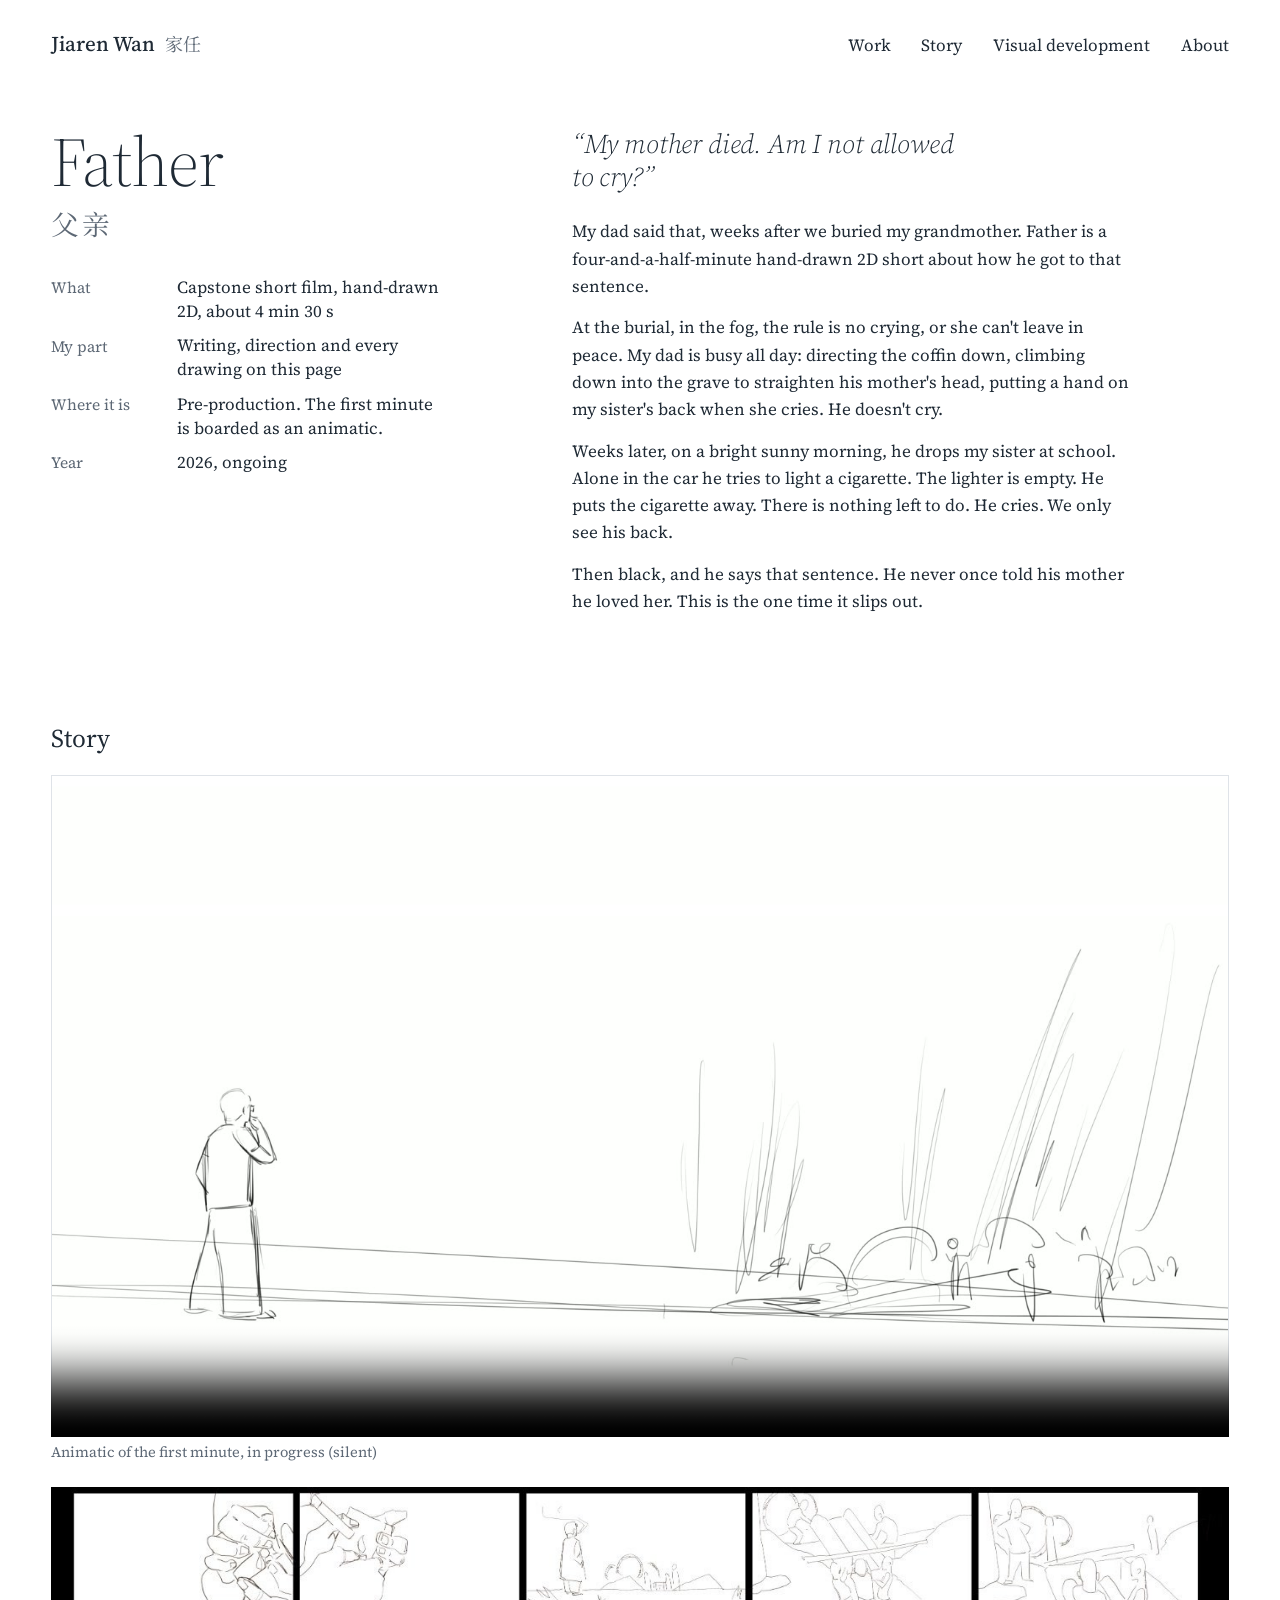
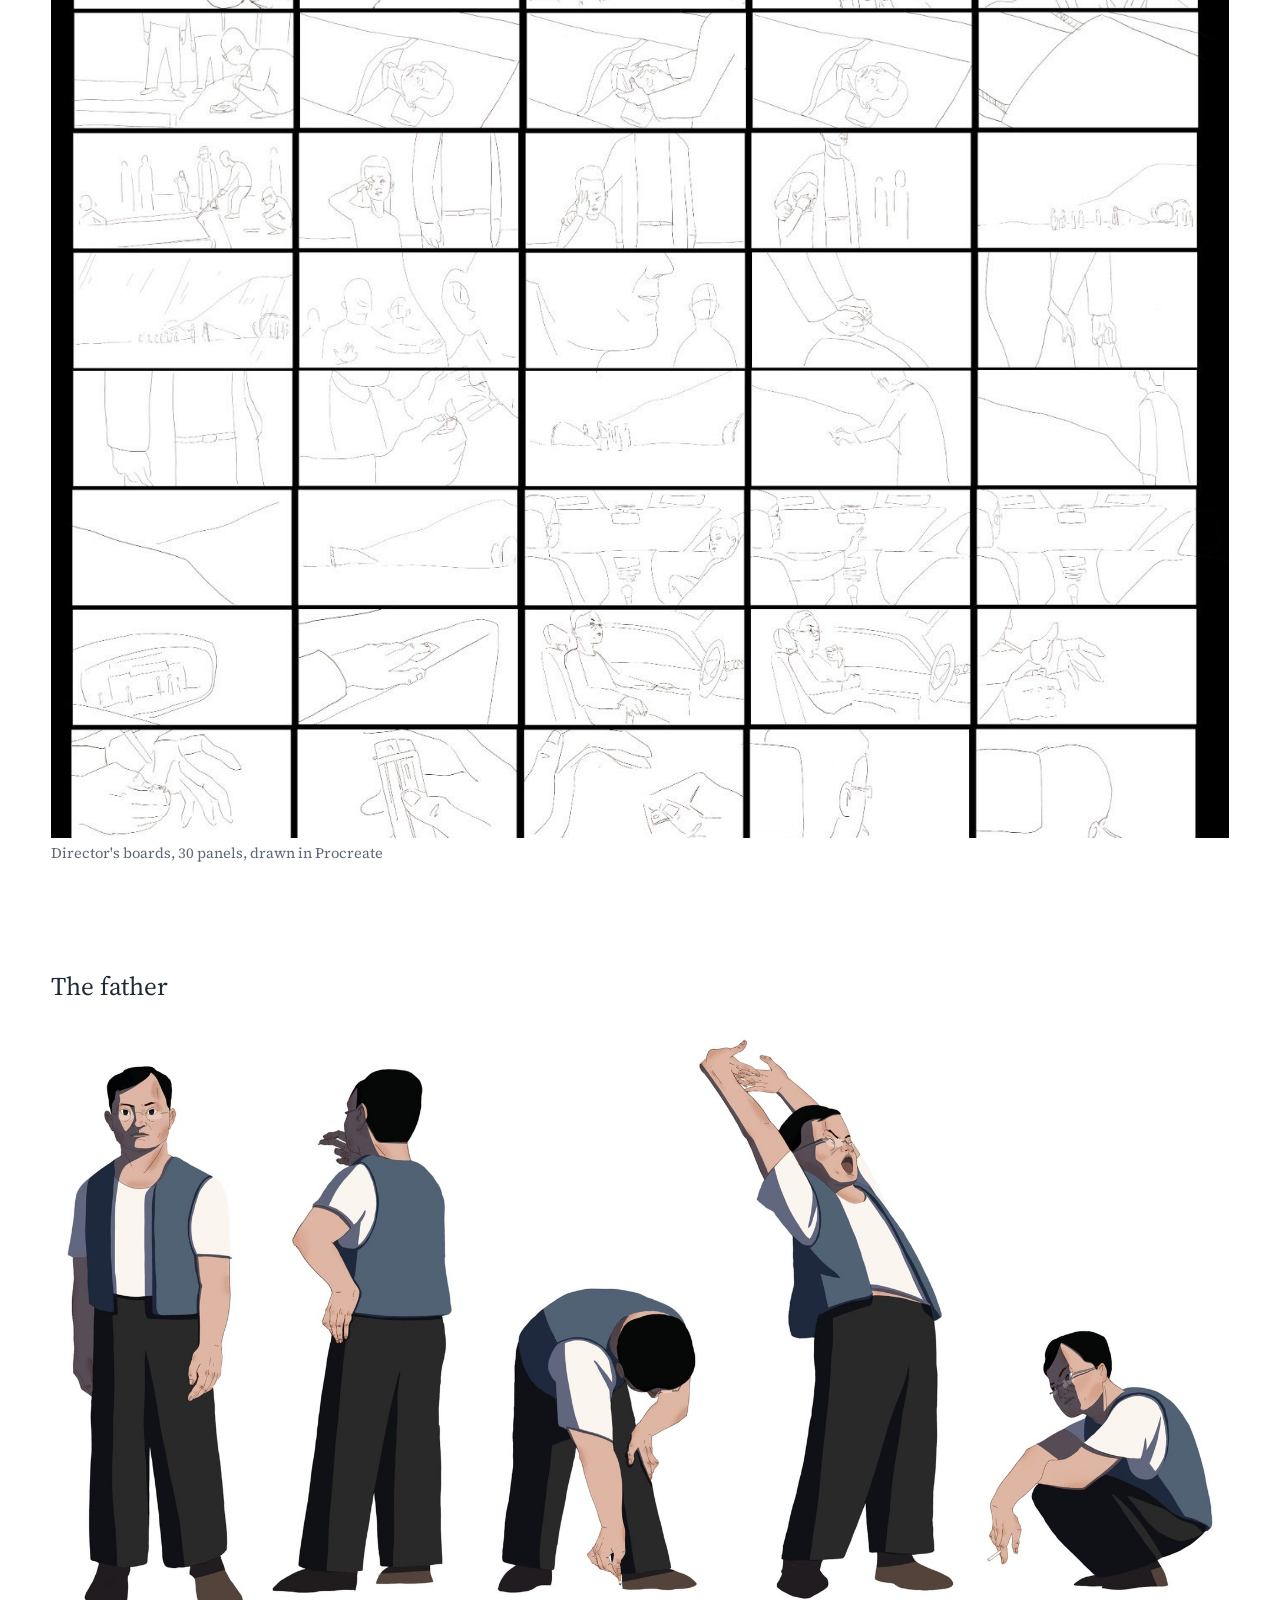
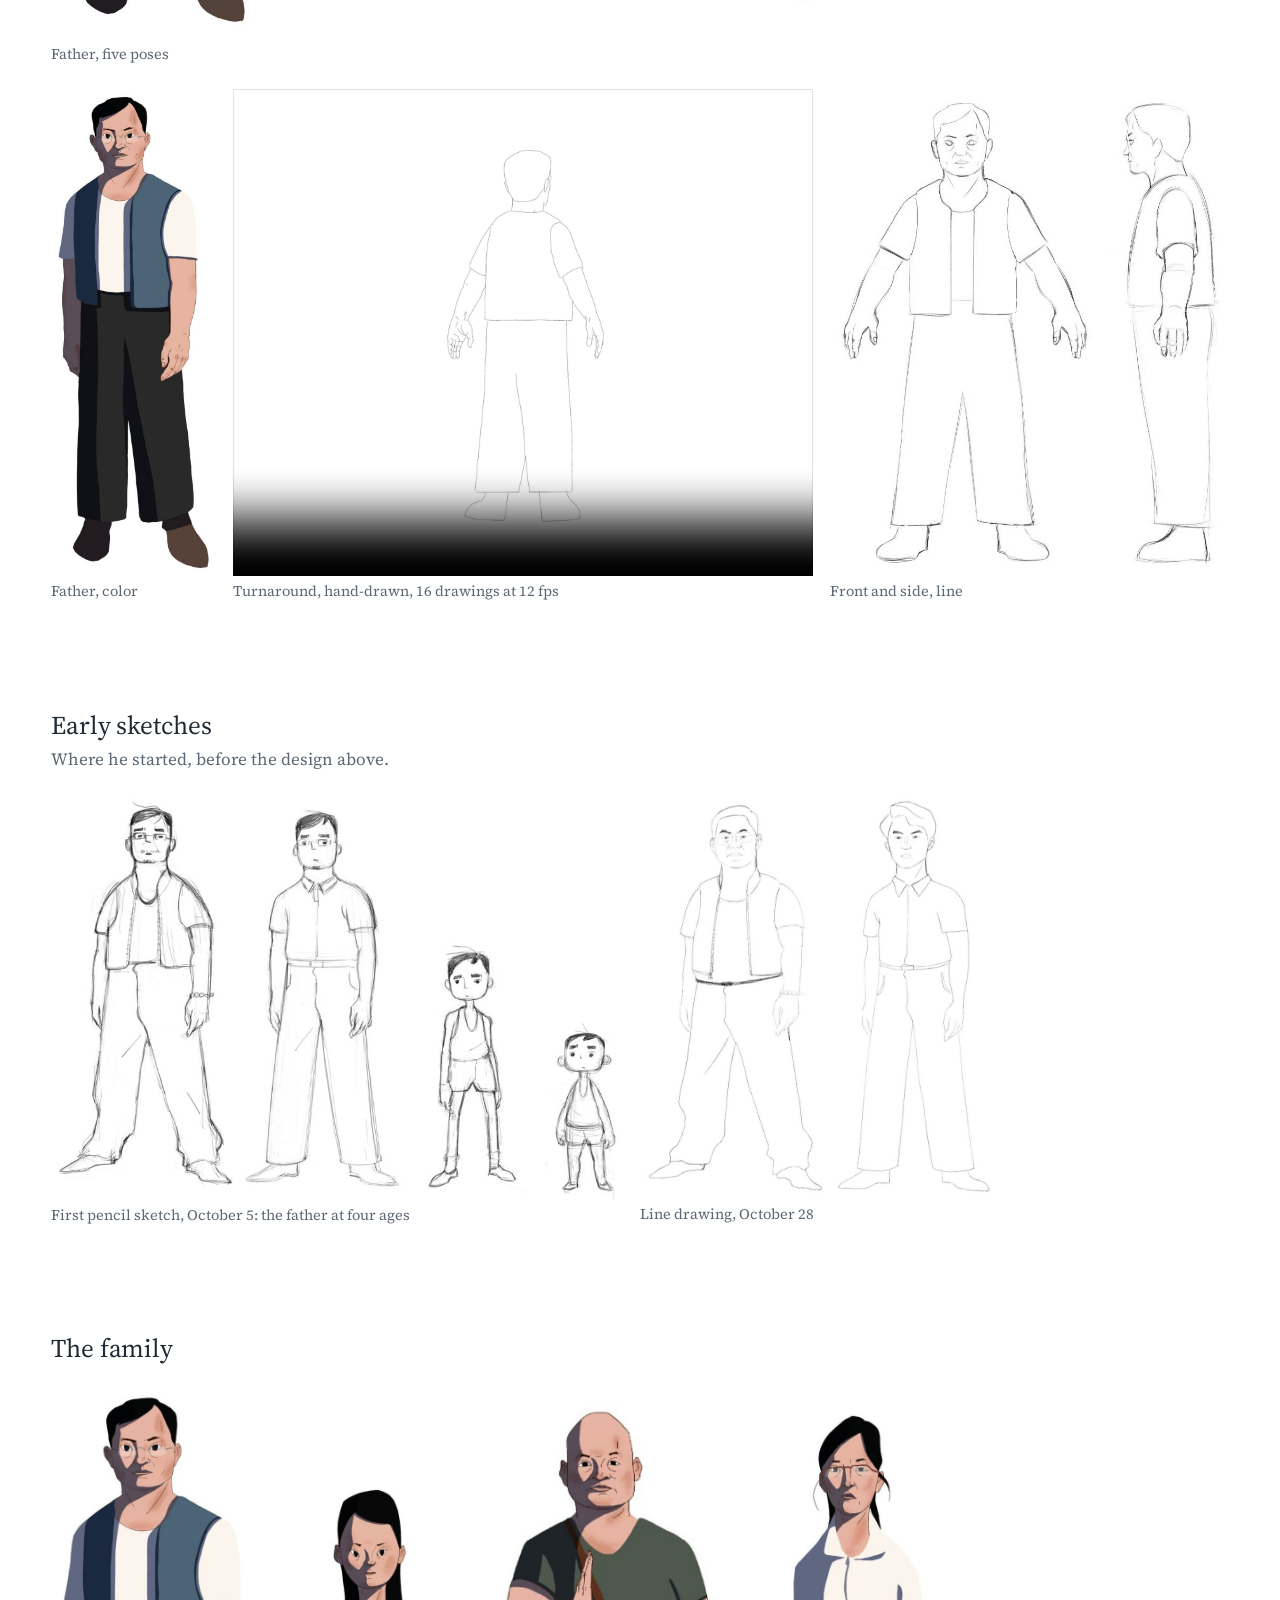
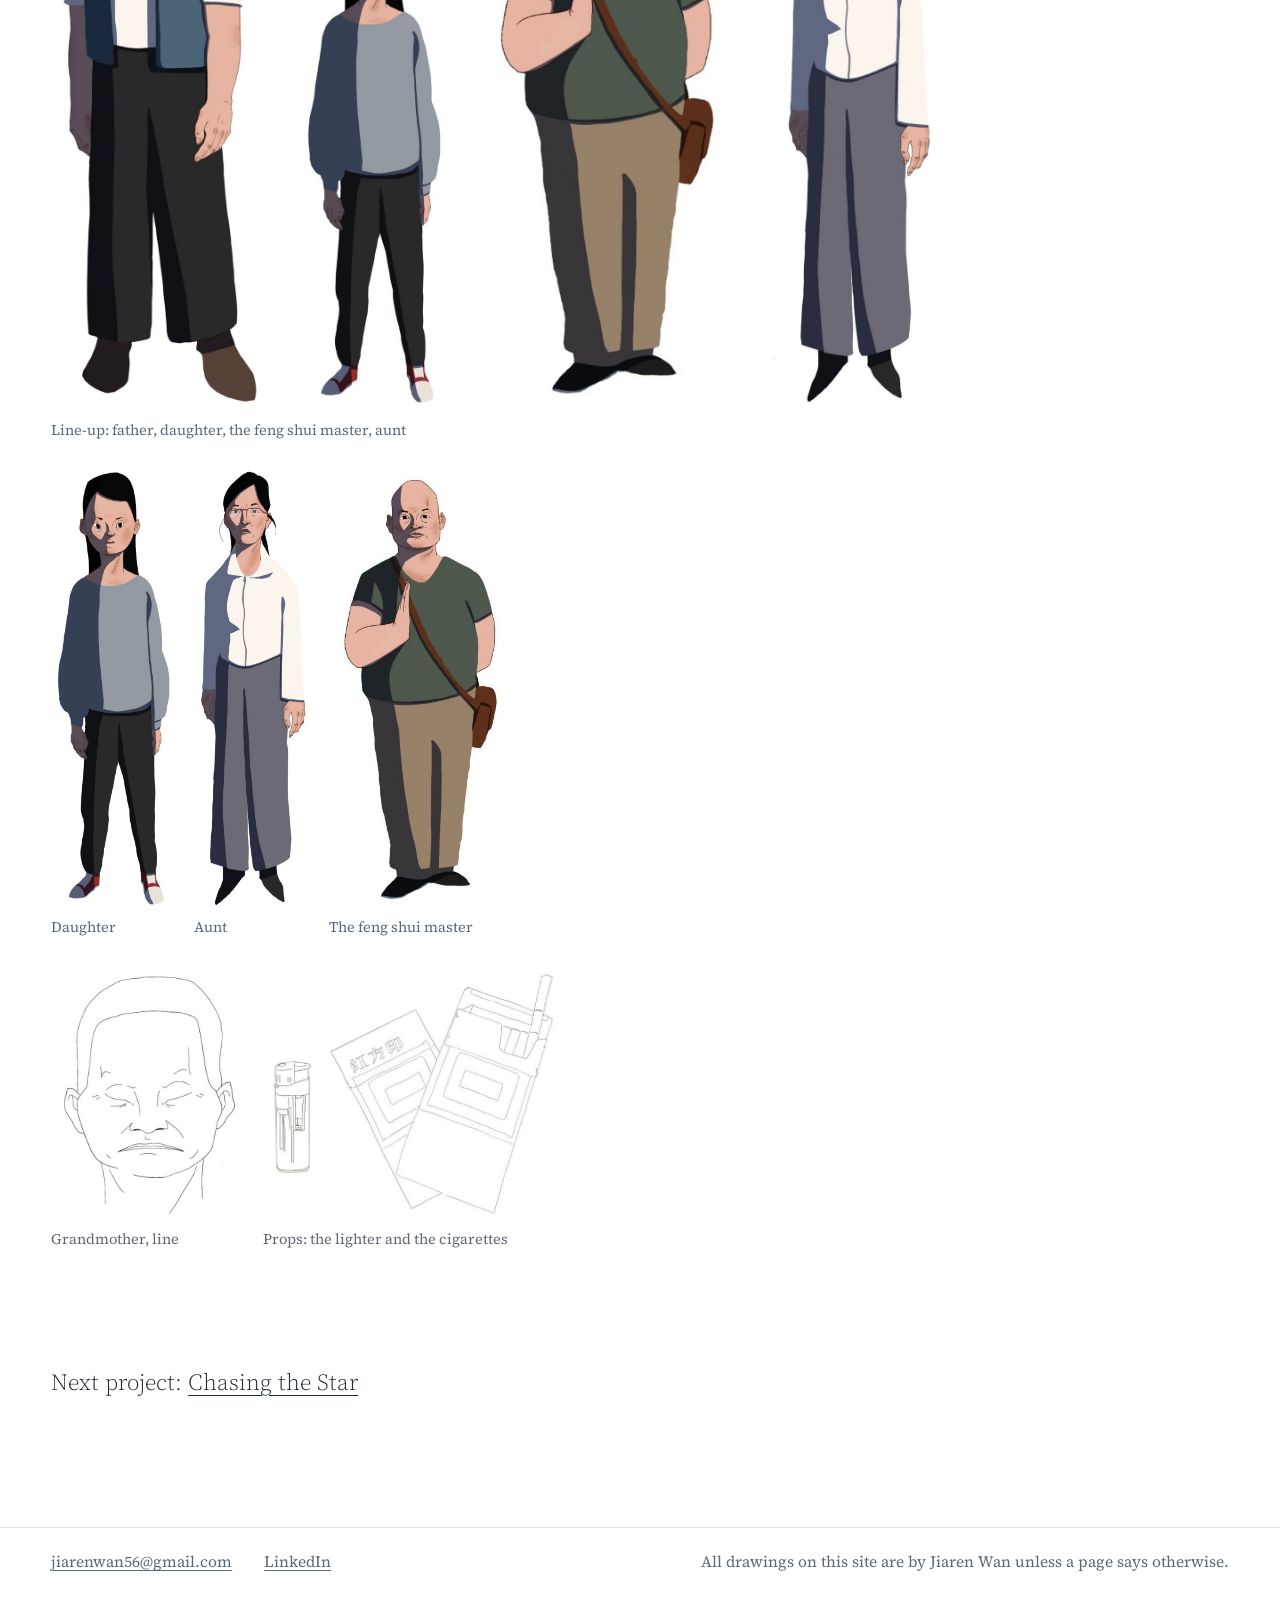
<file: father.html>
<!doctype html>
<html lang="en">
<head>
<meta charset="utf-8">
<meta name="viewport" content="width=device-width, initial-scale=1">
<title>Father · Jiaren Wan</title>
<meta name="description" content="My dad said that, weeks after we buried my grandmother. Father is a four-and-a-half-minute hand-drawn 2D short about how he got to that sentence.">
<meta property="og:title" content="Father · Jiaren Wan">
<meta property="og:description" content="My dad said that, weeks after we buried my grandmother. Father is a four-and-a-half-minute hand-drawn 2D short about how he got to that sentence.">
<meta property="og:type" content="website">
<link rel="canonical" href="https://jiarenwan.art/father.html">
<meta property="og:url" content="https://jiarenwan.art/father.html">
<meta property="og:image" content="https://jiarenwan.art/media/father-poses-2000.jpg">
<meta name="twitter:card" content="summary_large_image">
<link rel="icon" href="data:image/svg+xml,%3Csvg xmlns='http://www.w3.org/2000/svg' viewBox='0 0 32 32'%3E%3Crect width='32' height='32' fill='%231f2a35'/%3E%3Ccircle cx='16' cy='16' r='5' fill='%23c0392b'/%3E%3C/svg%3E">
<link rel="preconnect" href="https://fonts.googleapis.com">
<link rel="preconnect" href="https://fonts.gstatic.com" crossorigin>
<link rel="stylesheet" href="https://fonts.googleapis.com/css2?family=Noto+Serif+SC:wght@400;500&family=Source+Serif+4:ital,opsz,wght@0,8..60,300..600;1,8..60,300..600&display=swap">
<link rel="stylesheet" href="assets/site.css?v=8bab3e4b">
</head>
<body style="--echo:#3f5f80">
<a class="skip" href="#main">Skip to the work</a>
<header class="site-head">
  <a class="site-name" href="index.html">Jiaren Wan<span class="zh" lang="zh-Hans">家任</span></a>
  <nav class="site-nav" aria-label="Sections"><a href="index.html">Work</a><a href="story.html">Story</a><a href="visdev.html">Visual development</a><a href="about.html">About</a></nav>
</header>
<main id="main">
<article class="project">
<header class="project-head">
  <div class="project-title">
    <h1>Father<span class="zh" lang="zh-Hans">父亲</span></h1>
    <dl class="facts"><div><dt>What</dt><dd>Capstone short film, hand-drawn 2D, about 4 min 30 s</dd></div><div><dt>My part</dt><dd>Writing, direction and every drawing on this page</dd></div><div><dt>Where it is</dt><dd>Pre-production. The first minute is boarded as an animatic.</dd></div><div><dt>Year</dt><dd>2026, ongoing</dd></div></dl>
  </div>
  <div class="project-say">
    <p class="lead quote">“My mother died. Am I not allowed to cry?”</p>
    <p>My dad said that, weeks after we buried my grandmother. Father is a four-and-a-half-minute hand-drawn 2D short about how he got to that sentence.</p><p>At the burial, in the fog, the rule is no crying, or she can't leave in peace. My dad is busy all day: directing the coffin down, climbing down into the grave to straighten his mother's head, putting a hand on my sister's back when she cries. He doesn't cry.</p><p>Weeks later, on a bright sunny morning, he drops my sister at school. Alone in the car he tries to light a cigarette. The lighter is empty. He puts the cigarette away. There is nothing left to do. He cries. We only see his back.</p><p>Then black, and he says that sentence. He never once told his mother he loved her. This is the one time it slips out.</p>
    
  </div>
</header>
<section class="block"><h2>Story</h2>
<div class="row" style="--sum:1.778"><figure class="item" style="--r:1.7778"><video controls playsinline preload="none" poster="media/father-animatic-poster.jpg" width="1920" height="1080" src="media/father-animatic.mp4"></video><figcaption>Animatic of the first minute, in progress (silent)</figcaption></figure></div>
<div class="row" style="--sum:1.239;--h:200vh"><figure class="item" style="--r:1.2389"><a class="zoom" href="media/father-boards-2000.jpg" data-cap="Director's boards, 30 panels, drawn in Procreate"><img src="media/father-boards-900.jpg" srcset="media/father-boards-900.jpg 900w, media/father-boards-2000.jpg 1400w" sizes="(min-width: 720px) 100vw, 100vw" width="1400" height="1130" alt="Director's boards, 30 panels, drawn in Procreate" loading="lazy" decoding="async"></a><figcaption>Director's boards, 30 panels, drawn in Procreate</figcaption></figure></div>
</section>
<section class="block"><h2>The father</h2>
<div class="row" style="--sum:1.913"><figure class="item on-paper" style="--r:1.9130"><a class="zoom" href="media/father-poses-2000.jpg" data-cap="Father, five poses"><img src="media/father-poses-900.jpg" srcset="media/father-poses-900.jpg 900w, media/father-poses-2000.jpg 2000w" sizes="(min-width: 720px) 100vw, 100vw" width="2242" height="1172" alt="Father, five poses" loading="lazy" decoding="async"></a><figcaption>Father, five poses</figcaption></figure></div>
<div class="row figs" style="--sum:2.350;--h:58vh;--m:0.8200"><figure class="item on-paper" style="--r:0.3392"><a class="zoom" href="media/father-color-2000.jpg" data-cap="Father, color"><img src="media/father-color-900.jpg" srcset="media/father-color-900.jpg 538w, media/father-color-2000.jpg 538w" sizes="(min-width: 720px) 14vw, 100vw" width="538" height="1586" alt="Father, color" loading="lazy" decoding="async"></a><figcaption>Father, color</figcaption></figure><figure class="item" style="--r:1.1911"><video controls muted loop playsinline preload="metadata" data-loop poster="media/father-turn-poster.jpg" width="1920" height="1612" src="media/father-turn.mp4"></video><figcaption>Turnaround, hand-drawn, 16 drawings at 12 fps</figcaption></figure><figure class="item on-paper" style="--r:0.8200"><a class="zoom" href="media/father-turn-line-2000.jpg" data-cap="Front and side, line"><img src="media/father-turn-line-900.jpg" srcset="media/father-turn-line-900.jpg 756w, media/father-turn-line-2000.jpg 756w" sizes="(min-width: 720px) 35vw, 100vw" width="756" height="922" alt="Front and side, line" loading="lazy" decoding="async"></a><figcaption>Front and side, line</figcaption></figure></div>
</section>
<section class="block"><h2>Early sketches</h2><p class="note">Where he started, before the design above.</p>
<div class="row same-h" style="--sum:2.285;--h:46vh;--m:1.4069"><figure class="item on-paper" style="--r:1.4069"><a class="zoom" href="media/father-sketch-2000.jpg" data-cap="First pencil sketch, October 5: the father at four ages"><img src="media/father-sketch-900.jpg" srcset="media/father-sketch-900.jpg 900w, media/father-sketch-2000.jpg 1722w" sizes="(min-width: 720px) 62vw, 100vw" width="1722" height="1224" alt="First pencil sketch, October 5: the father at four ages" loading="lazy" decoding="async"></a><figcaption>First pencil sketch, October 5: the father at four ages</figcaption></figure><figure class="item on-paper" style="--r:0.8783"><a class="zoom" href="media/father-line-2000.jpg" data-cap="Line drawing, October 28"><img src="media/father-line-900.jpg" srcset="media/father-line-900.jpg 900w, media/father-line-2000.jpg 1054w" sizes="(min-width: 720px) 38vw, 100vw" width="1054" height="1200" alt="Line drawing, October 28" loading="lazy" decoding="async"></a><figcaption>Line drawing, October 28</figcaption></figure></div>
</section>
<section class="block"><h2>The family</h2>
<div class="row" style="--sum:1.412;--h:70vh"><figure class="item on-paper" style="--r:1.4115"><a class="zoom" href="media/father-lineup-2000.jpg" data-cap="Line-up: father, daughter, the feng shui master, aunt"><img src="media/father-lineup-900.jpg" srcset="media/father-lineup-900.jpg 900w, media/father-lineup-2000.jpg 2000w" sizes="(min-width: 720px) 100vw, 100vw" width="2154" height="1526" alt="Line-up: father, daughter, the feng shui master, aunt" loading="lazy" decoding="async"></a><figcaption>Line-up: father, daughter, the feng shui master, aunt</figcaption></figure></div>
<div class="row keep" style="--sum:0.953;--h:56vh"><figure class="item on-paper" style="--r:0.2817"><a class="zoom" href="media/daughter-2000.jpg" data-cap="Daughter"><img src="media/daughter-900.jpg" srcset="media/daughter-900.jpg 436w, media/daughter-2000.jpg 436w" sizes="(min-width: 720px) 30vw, 100vw" width="436" height="1548" alt="Daughter" loading="lazy" decoding="async"></a><figcaption>Daughter</figcaption></figure><figure class="item on-paper" style="--r:0.2645"><a class="zoom" href="media/aunt-2000.jpg" data-cap="Aunt"><img src="media/aunt-900.jpg" srcset="media/aunt-900.jpg 428w, media/aunt-2000.jpg 428w" sizes="(min-width: 720px) 28vw, 100vw" width="428" height="1618" alt="Aunt" loading="lazy" decoding="async"></a><figcaption>Aunt</figcaption></figure><figure class="item on-paper" style="--r:0.4067"><a class="zoom" href="media/master-2000.jpg" data-cap="The feng shui master"><img src="media/master-900.jpg" srcset="media/master-900.jpg 314w, media/master-2000.jpg 314w" sizes="(min-width: 720px) 43vw, 100vw" width="314" height="772" alt="The feng shui master" loading="lazy" decoding="async"></a><figcaption>The feng shui master</figcaption></figure></div>
<div class="row keep" style="--sum:1.902;--h:30vh"><figure class="item on-paper" style="--r:0.7457"><a class="zoom" href="media/grandmother-2000.jpg" data-cap="Grandmother, line"><img src="media/grandmother-900.jpg" srcset="media/grandmother-900.jpg 516w, media/grandmother-2000.jpg 516w" sizes="(min-width: 720px) 39vw, 100vw" width="516" height="692" alt="Grandmother, line" loading="lazy" decoding="async"></a><figcaption>Grandmother, line</figcaption></figure><figure class="item on-paper" style="--r:1.1561"><a class="zoom" href="media/props-2000.jpg" data-cap="Props: the lighter and the cigarettes"><img src="media/props-900.jpg" srcset="media/props-900.jpg 622w, media/props-2000.jpg 622w" sizes="(min-width: 720px) 61vw, 100vw" width="622" height="538" alt="Props: the lighter and the cigarettes" loading="lazy" decoding="async"></a><figcaption>Props: the lighter and the cigarettes</figcaption></figure></div>
</section>

<p class="next">Next project: <a href="chasing-the-star.html">Chasing the Star</a></p>
</article>
</main>
<footer class="site-foot">
  <p><a href="mailto:jiarenwan56@gmail.com">jiarenwan56@gmail.com</a></p>
  <p><a href="https://www.linkedin.com/in/jiaren-wan-829894432">LinkedIn</a></p>
  <p class="foot-note">All drawings on this site are by Jiaren Wan unless a page says otherwise.</p>
</footer>
<dialog class="viewer" aria-label="Image viewer">
  <button class="viewer-close" type="button">Close</button>
  <button class="viewer-prev" type="button" aria-label="Previous image">Previous</button>
  <div class="viewer-stage"><img alt=""></div>
  <button class="viewer-next" type="button" aria-label="Next image">Next</button>
  <p class="viewer-cap"></p>
</dialog>
<script src="assets/site.js?v=2f7d01b3" defer></script>
</body>
</html>
</file>
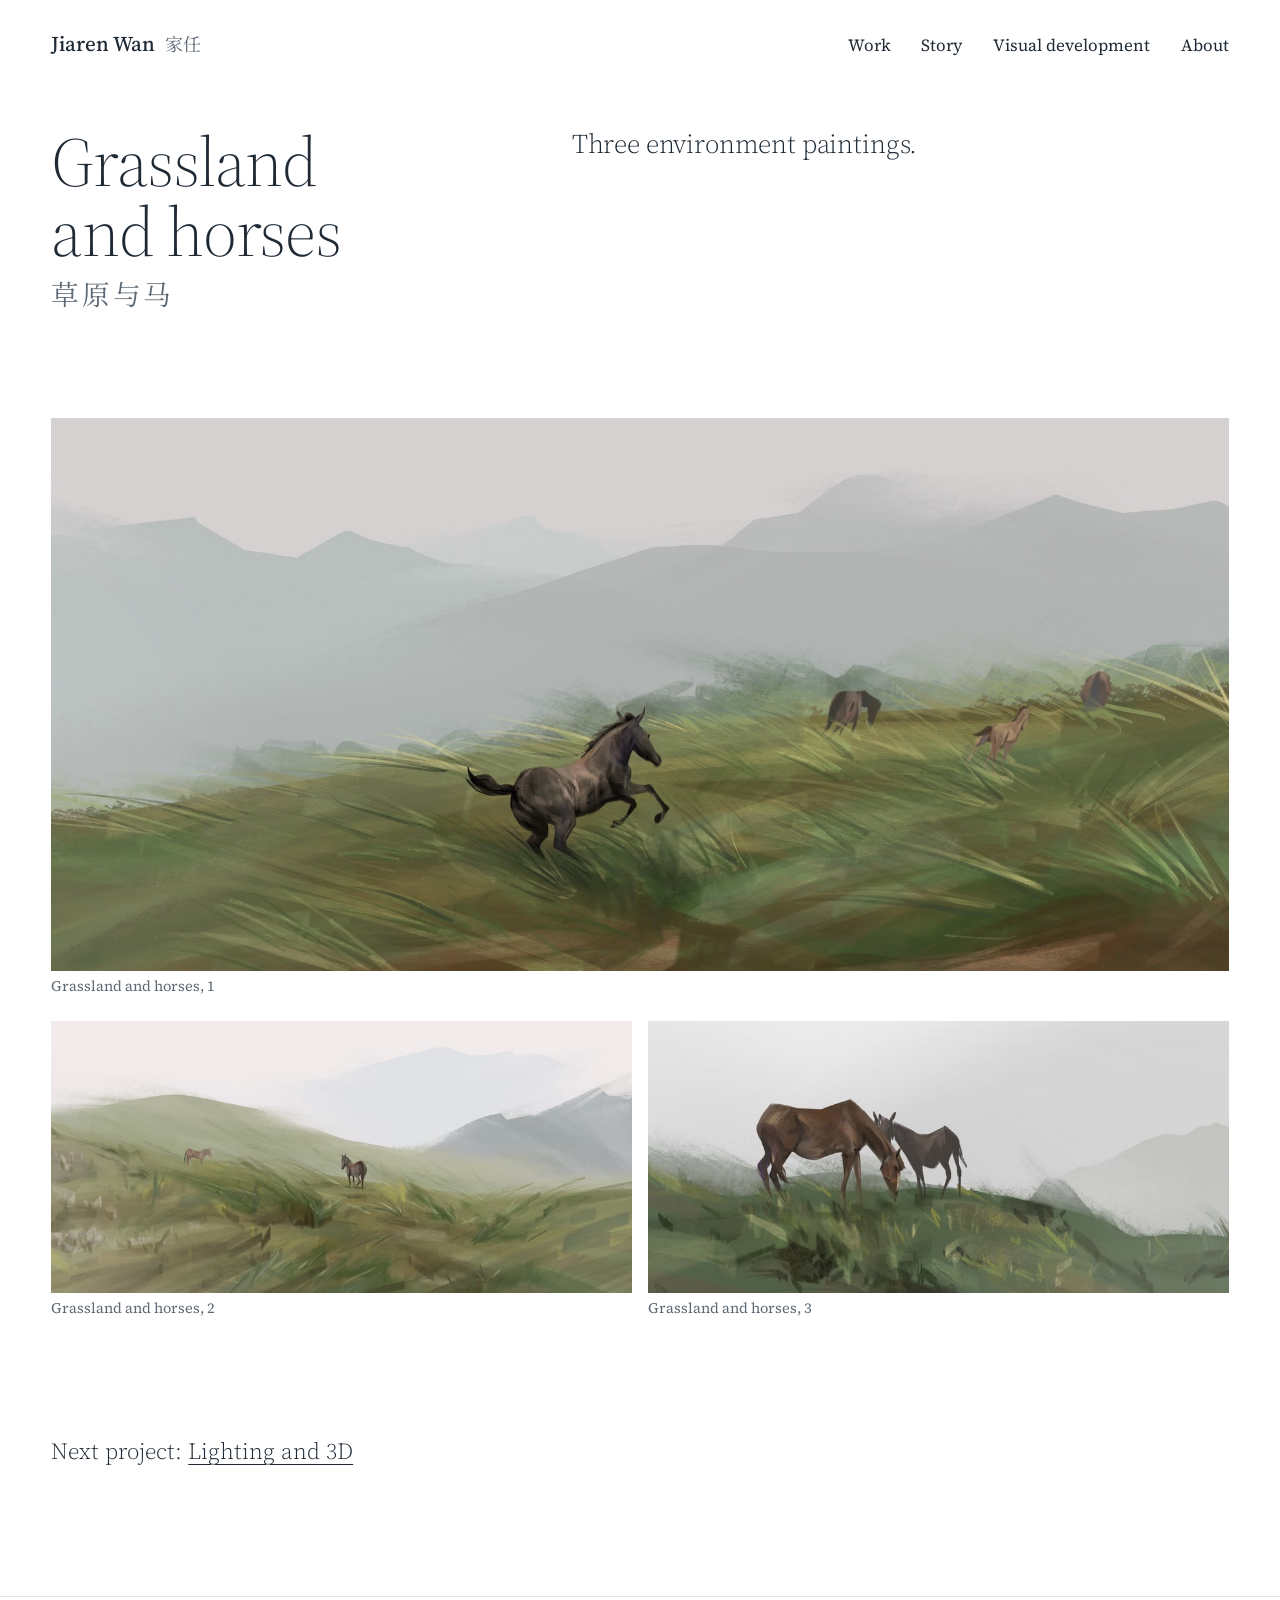
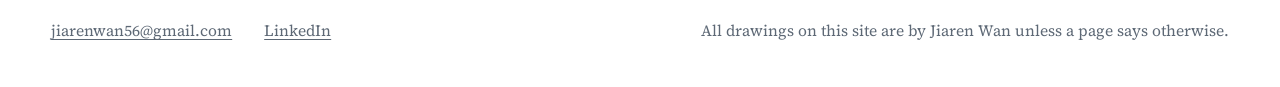
<file: grassland.html>
<!doctype html>
<html lang="en">
<head>
<meta charset="utf-8">
<meta name="viewport" content="width=device-width, initial-scale=1">
<title>Grassland and horses · Jiaren Wan</title>
<meta name="description" content="Three environment paintings.">
<meta property="og:title" content="Grassland and horses · Jiaren Wan">
<meta property="og:description" content="Three environment paintings.">
<meta property="og:type" content="website">
<link rel="canonical" href="https://jiarenwan.art/grassland.html">
<meta property="og:url" content="https://jiarenwan.art/grassland.html">
<meta property="og:image" content="https://jiarenwan.art/media/father-poses-2000.jpg">
<meta name="twitter:card" content="summary_large_image">
<link rel="icon" href="data:image/svg+xml,%3Csvg xmlns='http://www.w3.org/2000/svg' viewBox='0 0 32 32'%3E%3Crect width='32' height='32' fill='%231f2a35'/%3E%3Ccircle cx='16' cy='16' r='5' fill='%23c0392b'/%3E%3C/svg%3E">
<link rel="preconnect" href="https://fonts.googleapis.com">
<link rel="preconnect" href="https://fonts.gstatic.com" crossorigin>
<link rel="stylesheet" href="https://fonts.googleapis.com/css2?family=Noto+Serif+SC:wght@400;500&family=Source+Serif+4:ital,opsz,wght@0,8..60,300..600;1,8..60,300..600&display=swap">
<link rel="stylesheet" href="assets/site.css?v=8bab3e4b">
</head>
<body style="--echo:#6f8f4e">
<a class="skip" href="#main">Skip to the work</a>
<header class="site-head">
  <a class="site-name" href="index.html">Jiaren Wan<span class="zh" lang="zh-Hans">家任</span></a>
  <nav class="site-nav" aria-label="Sections"><a href="index.html">Work</a><a href="story.html">Story</a><a href="visdev.html">Visual development</a><a href="about.html">About</a></nav>
</header>
<main id="main">
<article class="project">
<header class="project-head">
  <div class="project-title">
    <h1>Grassland and horses<span class="zh" lang="zh-Hans">草原与马</span></h1>
    
  </div>
  <div class="project-say">
    <p class="lead">Three environment paintings.</p>
    
    
  </div>
</header>
<section class="block">
<div class="row" style="--sum:2.133"><figure class="item" style="--r:2.1333"><a class="zoom" href="media/grass1-2000.jpg" data-cap="Grassland and horses, 1"><img src="media/grass1-900.jpg" srcset="media/grass1-900.jpg 900w, media/grass1-2000.jpg 2000w" sizes="(min-width: 720px) 100vw, 100vw" width="2560" height="1200" alt="Grassland and horses, 1" loading="eager" decoding="async"></a><figcaption>Grassland and horses, 1</figcaption></figure></div>
<div class="row" style="--sum:4.267"><figure class="item" style="--r:2.1333"><a class="zoom" href="media/grass2-2000.jpg" data-cap="Grassland and horses, 2"><img src="media/grass2-900.jpg" srcset="media/grass2-900.jpg 900w, media/grass2-2000.jpg 2000w" sizes="(min-width: 720px) 50vw, 100vw" width="2560" height="1200" alt="Grassland and horses, 2" loading="lazy" decoding="async"></a><figcaption>Grassland and horses, 2</figcaption></figure><figure class="item" style="--r:2.1333"><a class="zoom" href="media/grass3-2000.jpg" data-cap="Grassland and horses, 3"><img src="media/grass3-900.jpg" srcset="media/grass3-900.jpg 900w, media/grass3-2000.jpg 2000w" sizes="(min-width: 720px) 50vw, 100vw" width="2560" height="1200" alt="Grassland and horses, 3" loading="lazy" decoding="async"></a><figcaption>Grassland and horses, 3</figcaption></figure></div>
</section>

<p class="next">Next project: <a href="lighting.html">Lighting and 3D</a></p>
</article>
</main>
<footer class="site-foot">
  <p><a href="mailto:jiarenwan56@gmail.com">jiarenwan56@gmail.com</a></p>
  <p><a href="https://www.linkedin.com/in/jiaren-wan-829894432">LinkedIn</a></p>
  <p class="foot-note">All drawings on this site are by Jiaren Wan unless a page says otherwise.</p>
</footer>
<dialog class="viewer" aria-label="Image viewer">
  <button class="viewer-close" type="button">Close</button>
  <button class="viewer-prev" type="button" aria-label="Previous image">Previous</button>
  <div class="viewer-stage"><img alt=""></div>
  <button class="viewer-next" type="button" aria-label="Next image">Next</button>
  <p class="viewer-cap"></p>
</dialog>
<script src="assets/site.js?v=2f7d01b3" defer></script>
</body>
</html>
</file>
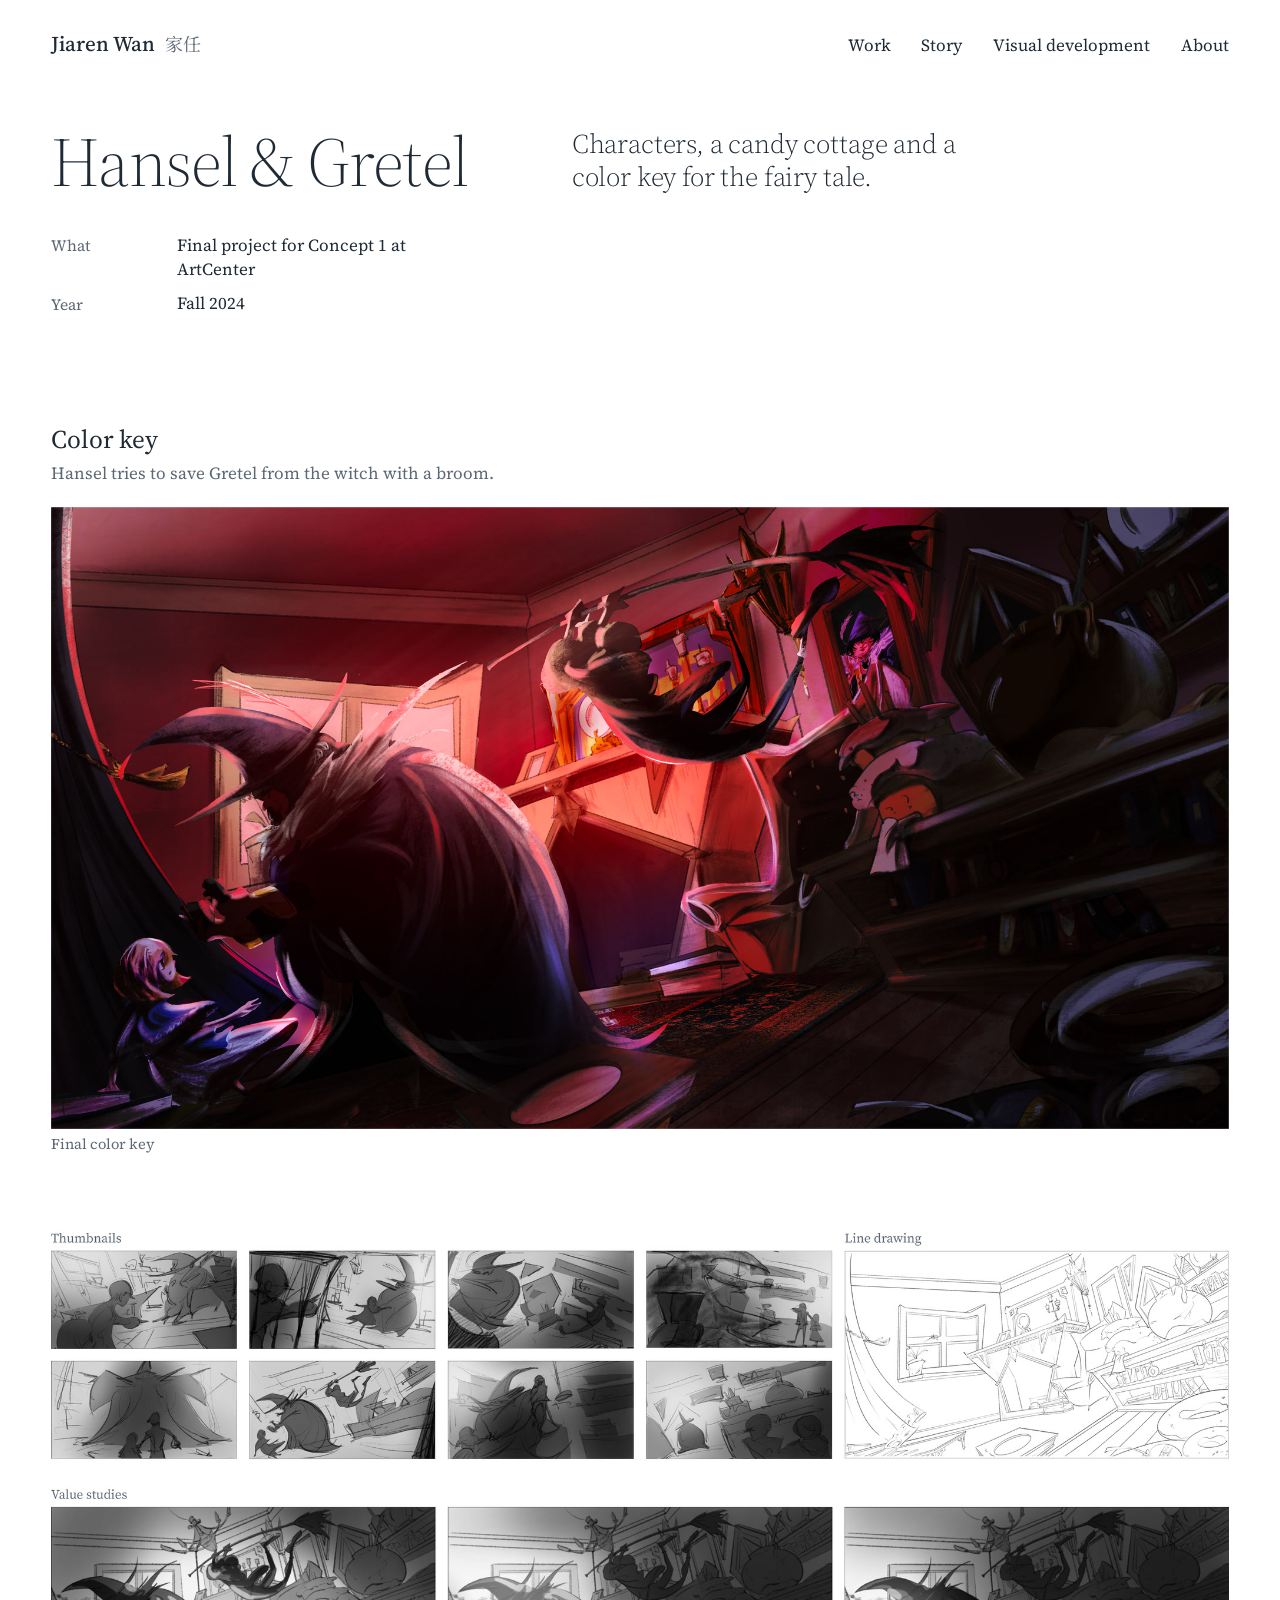
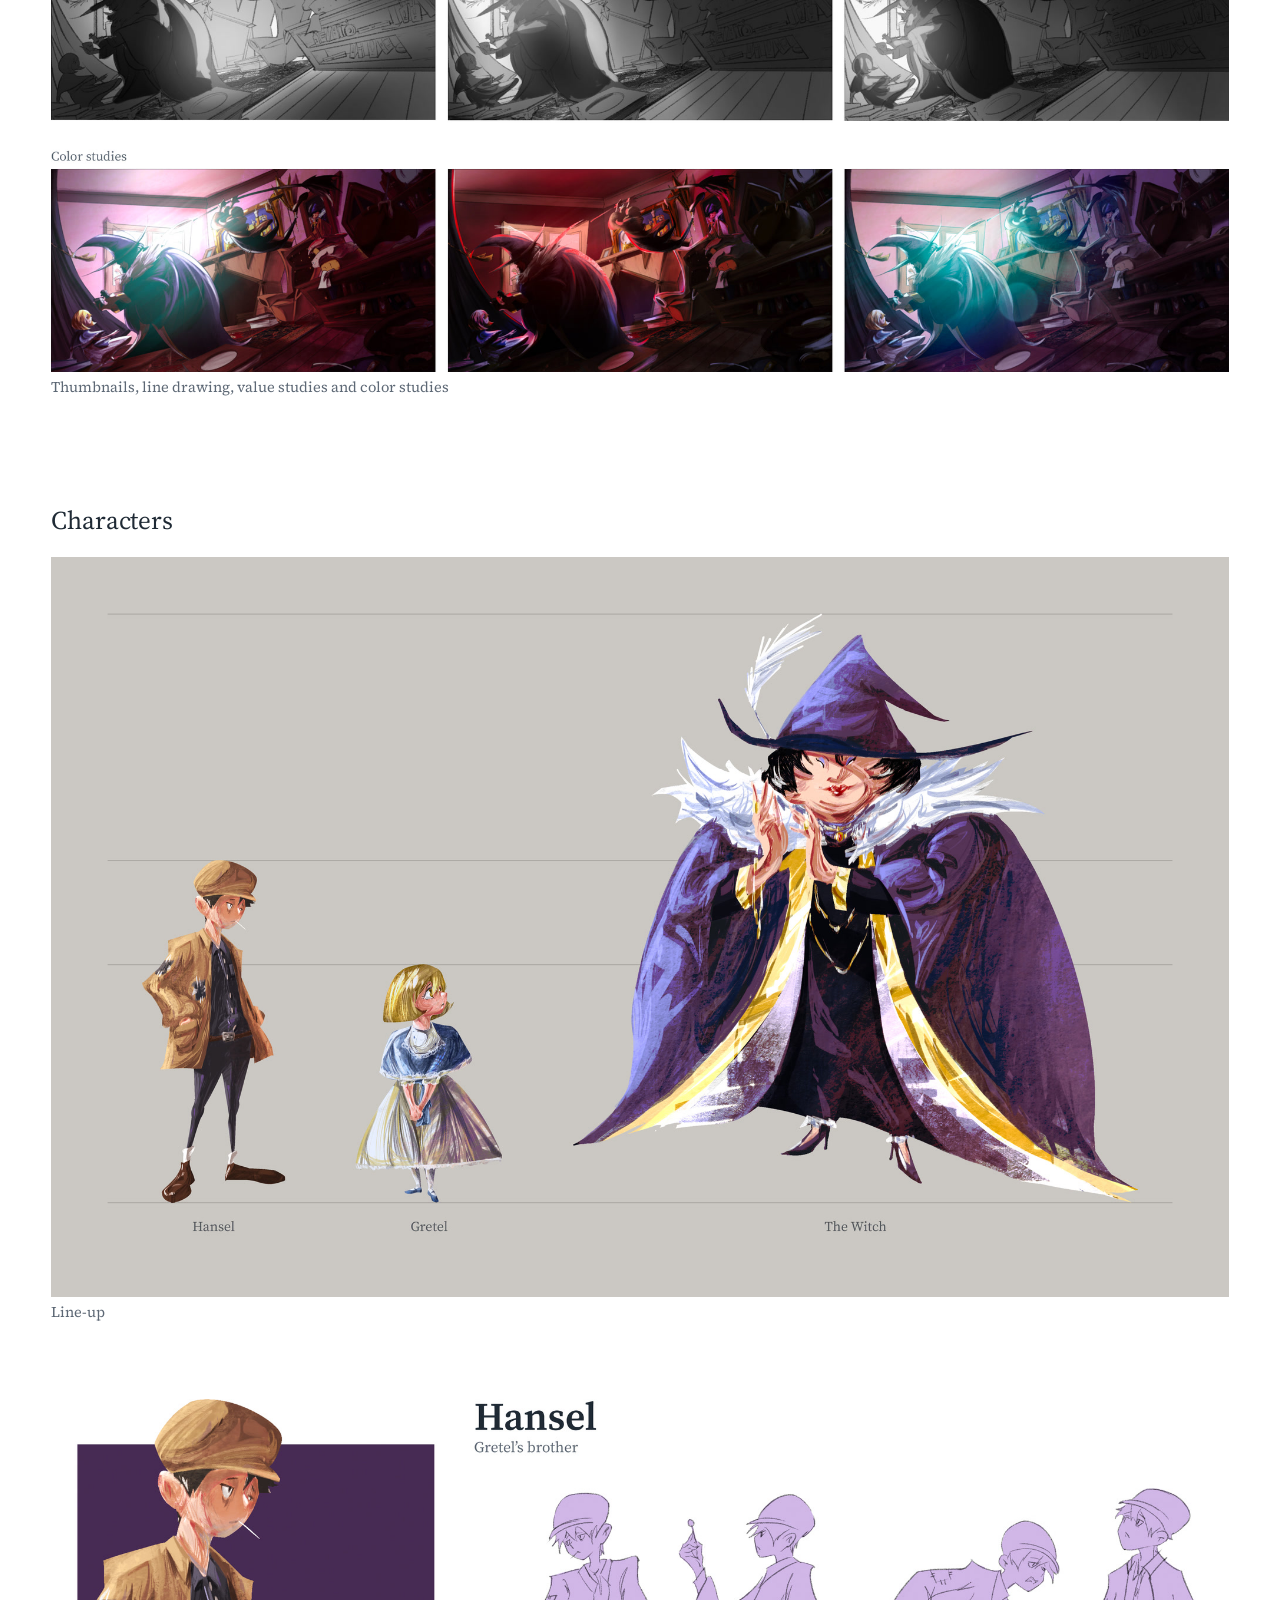
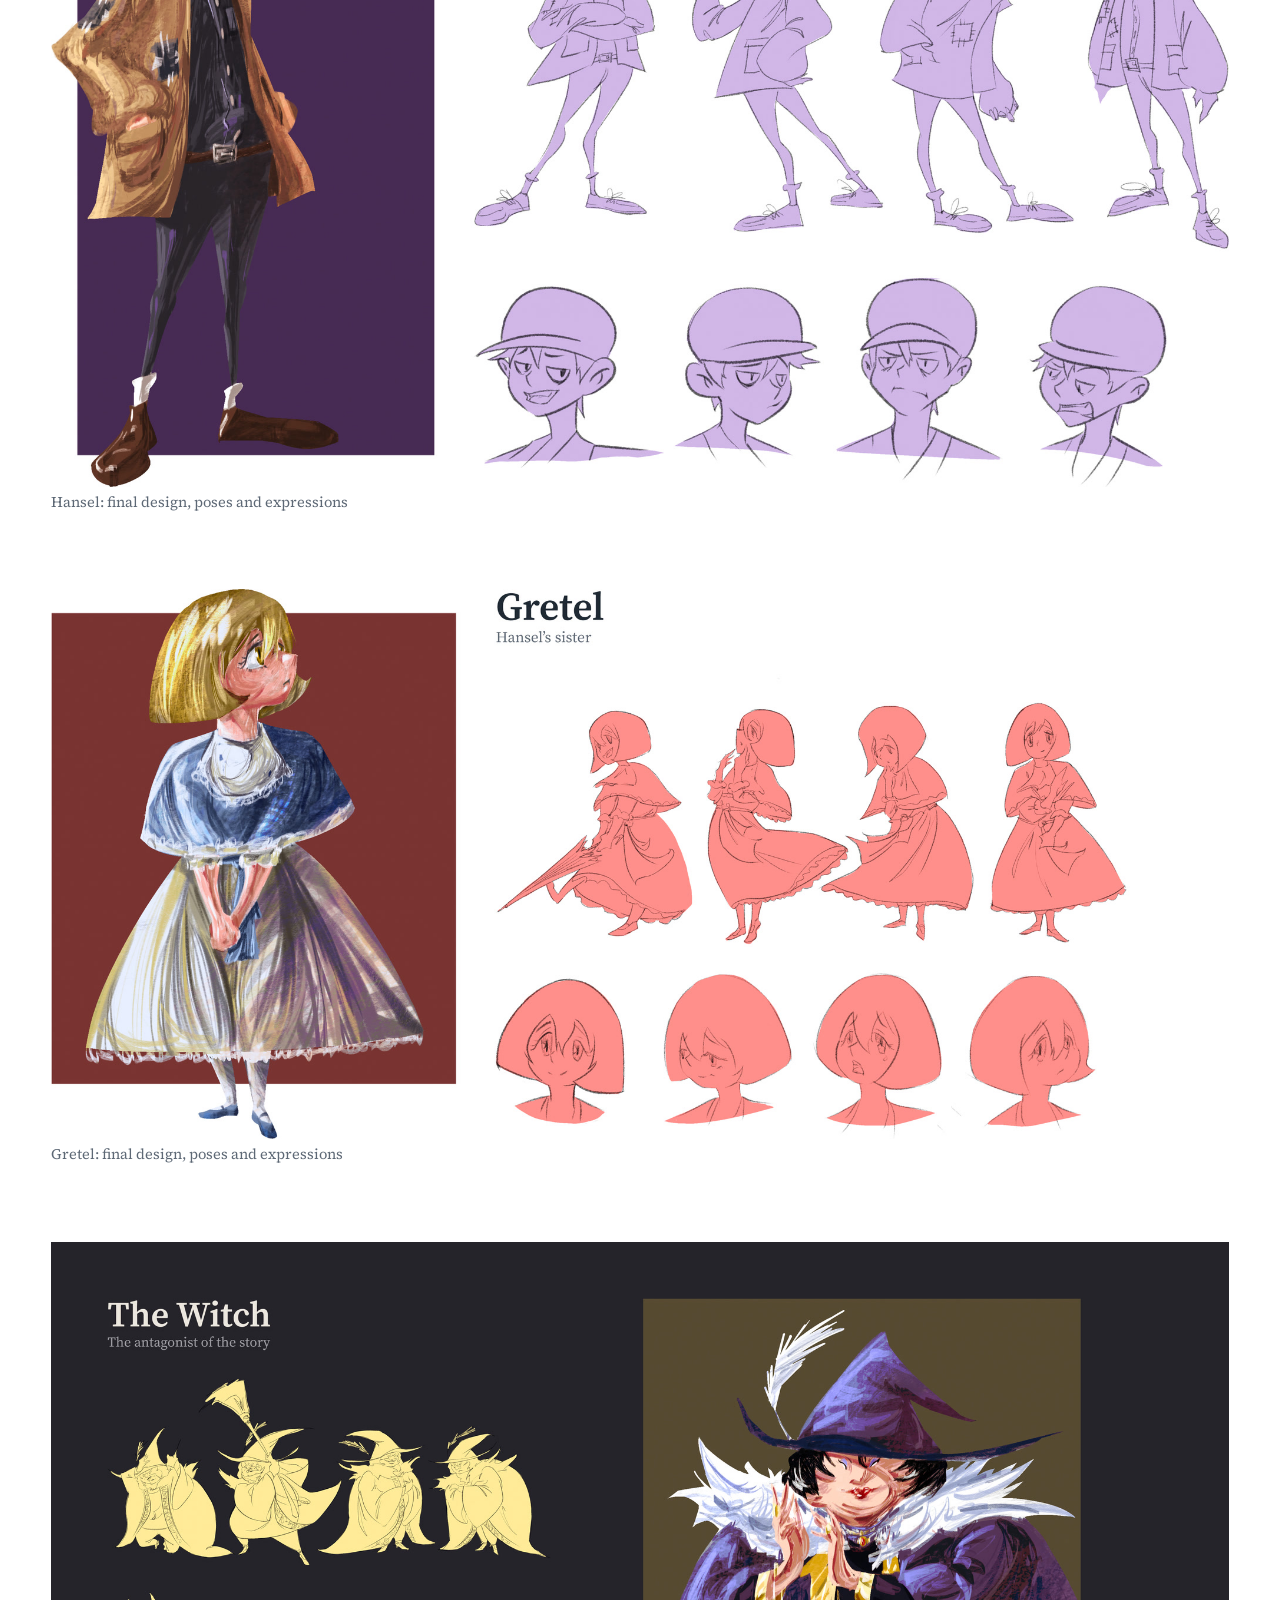
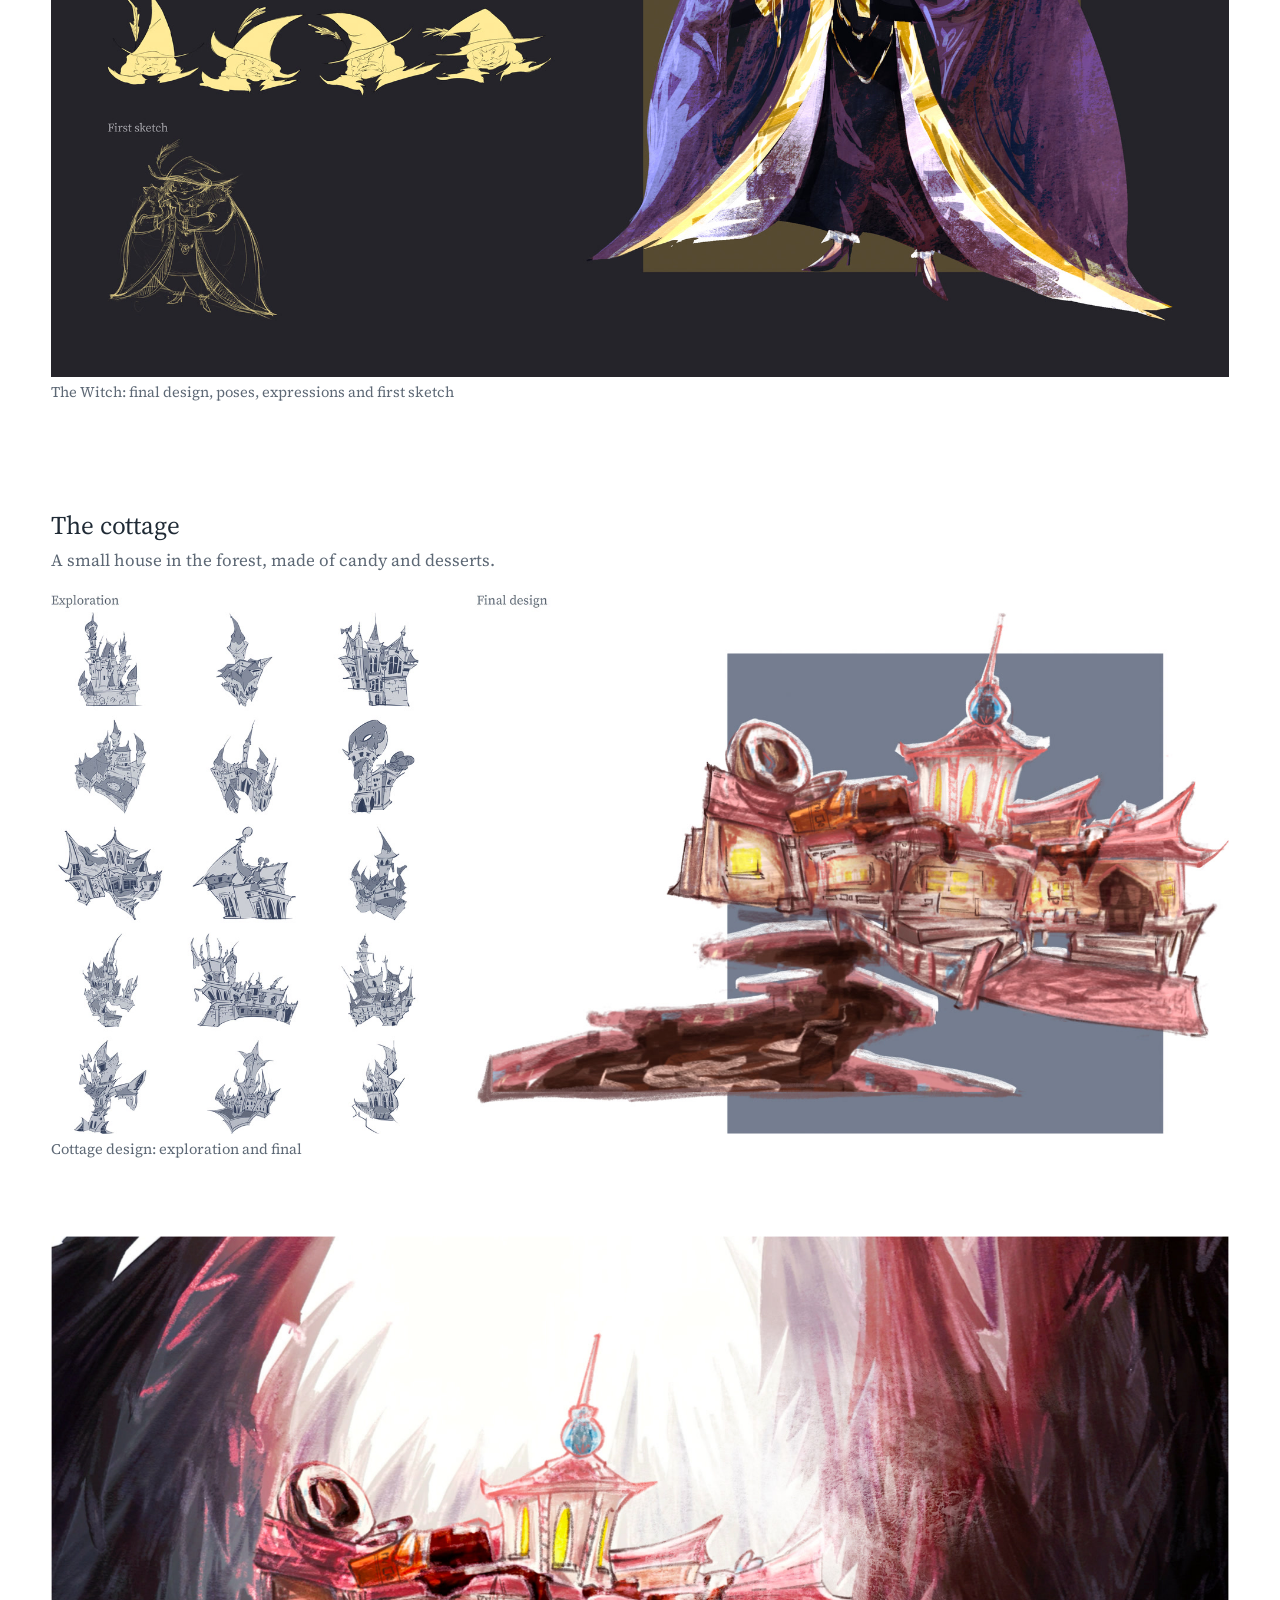
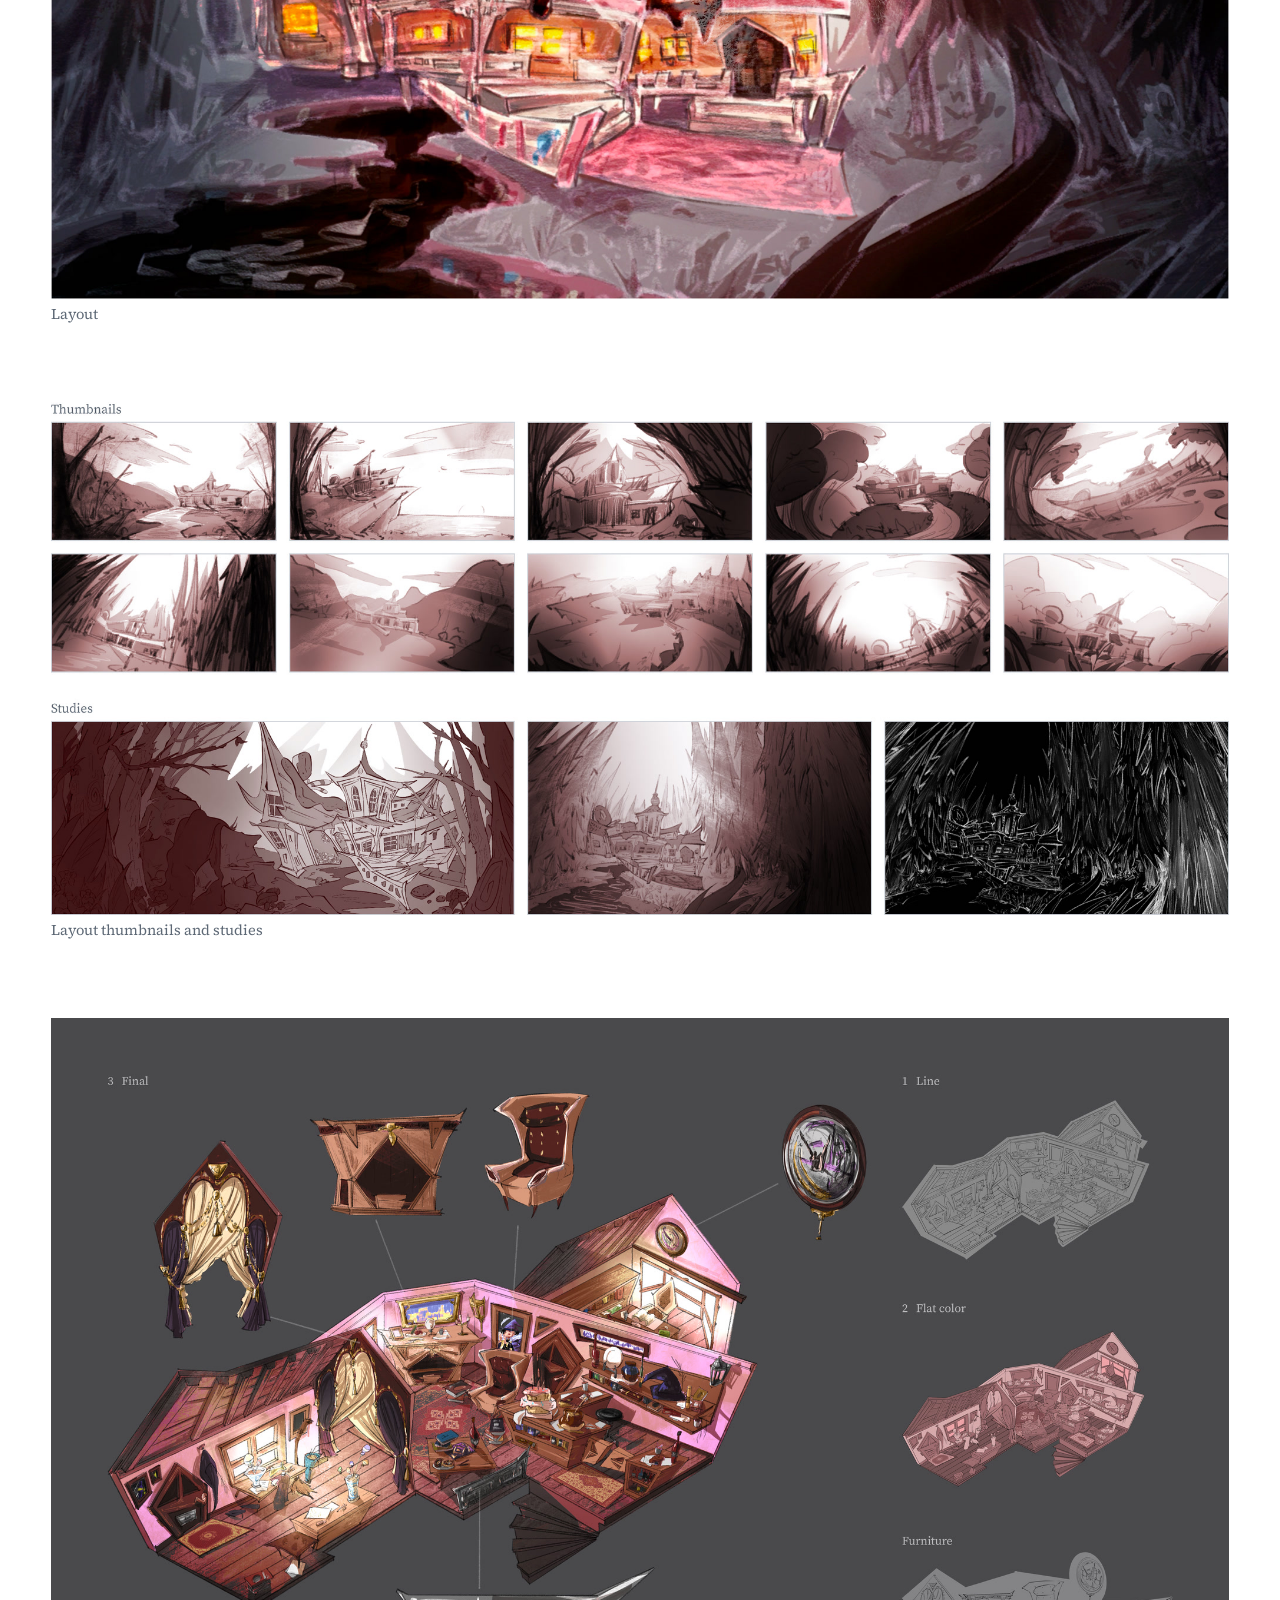
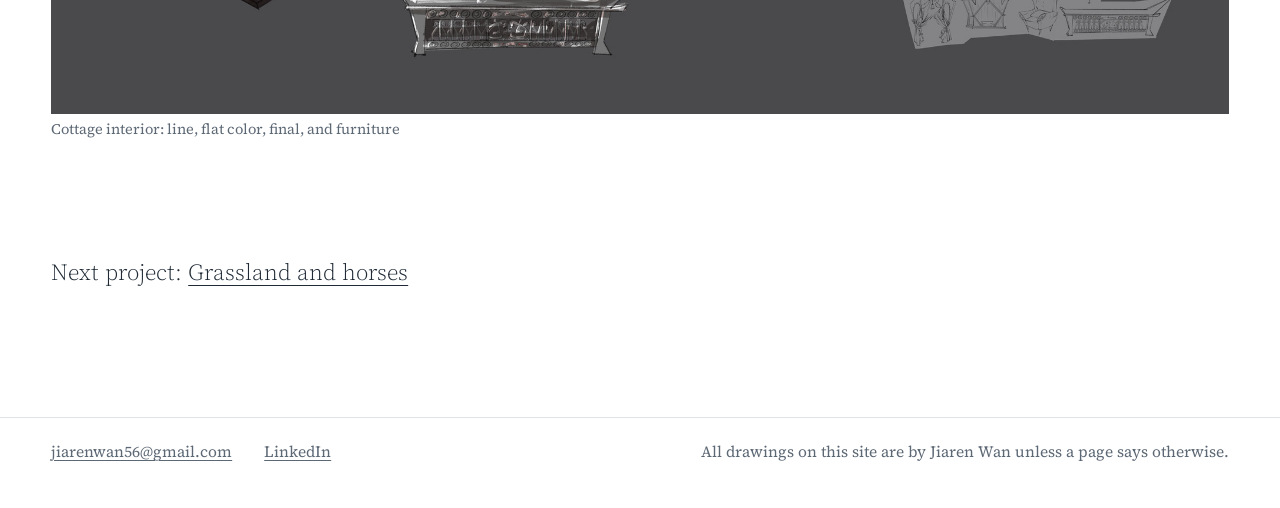
<file: hansel-gretel.html>
<!doctype html>
<html lang="en">
<head>
<meta charset="utf-8">
<meta name="viewport" content="width=device-width, initial-scale=1">
<title>Hansel &amp; Gretel · Jiaren Wan</title>
<meta name="description" content="Characters, a candy cottage and a color key for the fairy tale.">
<meta property="og:title" content="Hansel &amp; Gretel · Jiaren Wan">
<meta property="og:description" content="Characters, a candy cottage and a color key for the fairy tale.">
<meta property="og:type" content="website">
<link rel="canonical" href="https://jiarenwan.art/hansel-gretel.html">
<meta property="og:url" content="https://jiarenwan.art/hansel-gretel.html">
<meta property="og:image" content="https://jiarenwan.art/media/father-poses-2000.jpg">
<meta name="twitter:card" content="summary_large_image">
<link rel="icon" href="data:image/svg+xml,%3Csvg xmlns='http://www.w3.org/2000/svg' viewBox='0 0 32 32'%3E%3Crect width='32' height='32' fill='%231f2a35'/%3E%3Ccircle cx='16' cy='16' r='5' fill='%23c0392b'/%3E%3C/svg%3E">
<link rel="preconnect" href="https://fonts.googleapis.com">
<link rel="preconnect" href="https://fonts.gstatic.com" crossorigin>
<link rel="stylesheet" href="https://fonts.googleapis.com/css2?family=Noto+Serif+SC:wght@400;500&family=Source+Serif+4:ital,opsz,wght@0,8..60,300..600;1,8..60,300..600&display=swap">
<link rel="stylesheet" href="assets/site.css?v=8bab3e4b">
</head>
<body style="--echo:#8a3f8f">
<a class="skip" href="#main">Skip to the work</a>
<header class="site-head">
  <a class="site-name" href="index.html">Jiaren Wan<span class="zh" lang="zh-Hans">家任</span></a>
  <nav class="site-nav" aria-label="Sections"><a href="index.html">Work</a><a href="story.html">Story</a><a href="visdev.html">Visual development</a><a href="about.html">About</a></nav>
</header>
<main id="main">
<article class="project">
<header class="project-head">
  <div class="project-title">
    <h1>Hansel &amp; Gretel</h1>
    <dl class="facts"><div><dt>What</dt><dd>Final project for Concept 1 at ArtCenter</dd></div><div><dt>Year</dt><dd>Fall 2024</dd></div></dl>
  </div>
  <div class="project-say">
    <p class="lead">Characters, a candy cottage and a color key for the fairy tale.</p>
    
    
  </div>
</header>
<section class="block"><h2>Color key</h2><p class="note">Hansel tries to save Gretel from the witch with a broom.</p>
<div class="row board" style="--sum:1.893;--h:160vh"><figure class="item" style="--r:1.8925"><a class="zoom" href="media/hg-key-2000.jpg" data-cap="Final color key"><img src="media/hg-key-900.jpg" srcset="media/hg-key-900.jpg 900w, media/hg-key-2000.jpg 2000w" sizes="(min-width: 720px) 100vw, 100vw" width="5000" height="2642" alt="Final color key" loading="eager" decoding="async"></a><figcaption>Final color key</figcaption></figure></div>
<div class="row board" style="--sum:1.589;--h:160vh"><figure class="item" style="--r:1.5888"><a class="zoom" href="media/hg-key-process-2000.jpg" data-cap="Thumbnails, line drawing, value studies and color studies"><img src="media/hg-key-process-900.jpg" srcset="media/hg-key-process-900.jpg 900w, media/hg-key-process-2000.jpg 2000w" sizes="(min-width: 720px) 100vw, 100vw" width="4520" height="2845" alt="Thumbnails, line drawing, value studies and color studies" loading="lazy" decoding="async"></a><figcaption>Thumbnails, line drawing, value studies and color studies</figcaption></figure></div>
</section>
<section class="block"><h2>Characters</h2>
<div class="row board" style="--sum:1.592;--h:160vh"><figure class="item" style="--r:1.5924"><a class="zoom" href="media/hg-lineup-2000.jpg" data-cap="Line-up"><img src="media/hg-lineup-900.jpg" srcset="media/hg-lineup-900.jpg 900w, media/hg-lineup-2000.jpg 2000w" sizes="(min-width: 720px) 100vw, 100vw" width="5000" height="3140" alt="Line-up" loading="lazy" decoding="async"></a><figcaption>Line-up</figcaption></figure></div>
<div class="row board" style="--sum:1.712;--h:160vh"><figure class="item" style="--r:1.7121"><a class="zoom" href="media/hg-hansel-2000.jpg" data-cap="Hansel: final design, poses and expressions"><img src="media/hg-hansel-900.jpg" srcset="media/hg-hansel-900.jpg 900w, media/hg-hansel-2000.jpg 2000w" sizes="(min-width: 720px) 100vw, 100vw" width="4520" height="2640" alt="Hansel: final design, poses and expressions" loading="lazy" decoding="async"></a><figcaption>Hansel: final design, poses and expressions</figcaption></figure></div>
<div class="row board" style="--sum:2.140;--h:160vh"><figure class="item" style="--r:2.1402"><a class="zoom" href="media/hg-gretel-2000.jpg" data-cap="Gretel: final design, poses and expressions"><img src="media/hg-gretel-900.jpg" srcset="media/hg-gretel-900.jpg 900w, media/hg-gretel-2000.jpg 2000w" sizes="(min-width: 720px) 100vw, 100vw" width="4520" height="2112" alt="Gretel: final design, poses and expressions" loading="lazy" decoding="async"></a><figcaption>Gretel: final design, poses and expressions</figcaption></figure></div>
<div class="row board" style="--sum:1.603;--h:160vh"><figure class="item" style="--r:1.6026"><a class="zoom" href="media/hg-witch-2000.jpg" data-cap="The Witch: final design, poses, expressions and first sketch"><img src="media/hg-witch-900.jpg" srcset="media/hg-witch-900.jpg 900w, media/hg-witch-2000.jpg 2000w" sizes="(min-width: 720px) 100vw, 100vw" width="5000" height="3120" alt="The Witch: final design, poses, expressions and first sketch" loading="lazy" decoding="async"></a><figcaption>The Witch: final design, poses, expressions and first sketch</figcaption></figure></div>
</section>
<section class="block"><h2>The cottage</h2><p class="note">A small house in the forest, made of candy and desserts.</p>
<div class="row board" style="--sum:2.177;--h:160vh"><figure class="item" style="--r:2.1773"><a class="zoom" href="media/hg-cottage-2000.jpg" data-cap="Cottage design: exploration and final"><img src="media/hg-cottage-900.jpg" srcset="media/hg-cottage-900.jpg 900w, media/hg-cottage-2000.jpg 2000w" sizes="(min-width: 720px) 100vw, 100vw" width="4520" height="2076" alt="Cottage design: exploration and final" loading="lazy" decoding="async"></a><figcaption>Cottage design: exploration and final</figcaption></figure></div>
<div class="row board" style="--sum:1.777;--h:160vh"><figure class="item" style="--r:1.7768"><a class="zoom" href="media/hg-layout-2000.jpg" data-cap="Layout"><img src="media/hg-layout-900.jpg" srcset="media/hg-layout-900.jpg 900w, media/hg-layout-2000.jpg 2000w" sizes="(min-width: 720px) 100vw, 100vw" width="5000" height="2814" alt="Layout" loading="lazy" decoding="async"></a><figcaption>Layout</figcaption></figure></div>
<div class="row board" style="--sum:2.296;--h:160vh"><figure class="item" style="--r:2.2956"><a class="zoom" href="media/hg-layout-process-2000.jpg" data-cap="Layout thumbnails and studies"><img src="media/hg-layout-process-900.jpg" srcset="media/hg-layout-process-900.jpg 900w, media/hg-layout-process-2000.jpg 2000w" sizes="(min-width: 720px) 100vw, 100vw" width="4520" height="1969" alt="Layout thumbnails and studies" loading="lazy" decoding="async"></a><figcaption>Layout thumbnails and studies</figcaption></figure></div>
<div class="row board" style="--sum:1.691;--h:160vh"><figure class="item" style="--r:1.6915"><a class="zoom" href="media/hg-interior-2000.jpg" data-cap="Cottage interior: line, flat color, final, and furniture"><img src="media/hg-interior-900.jpg" srcset="media/hg-interior-900.jpg 900w, media/hg-interior-2000.jpg 2000w" sizes="(min-width: 720px) 100vw, 100vw" width="5000" height="2956" alt="Cottage interior: line, flat color, final, and furniture" loading="lazy" decoding="async"></a><figcaption>Cottage interior: line, flat color, final, and furniture</figcaption></figure></div>
</section>

<p class="next">Next project: <a href="grassland.html">Grassland and horses</a></p>
</article>
</main>
<footer class="site-foot">
  <p><a href="mailto:jiarenwan56@gmail.com">jiarenwan56@gmail.com</a></p>
  <p><a href="https://www.linkedin.com/in/jiaren-wan-829894432">LinkedIn</a></p>
  <p class="foot-note">All drawings on this site are by Jiaren Wan unless a page says otherwise.</p>
</footer>
<dialog class="viewer" aria-label="Image viewer">
  <button class="viewer-close" type="button">Close</button>
  <button class="viewer-prev" type="button" aria-label="Previous image">Previous</button>
  <div class="viewer-stage"><img alt=""></div>
  <button class="viewer-next" type="button" aria-label="Next image">Next</button>
  <p class="viewer-cap"></p>
</dialog>
<script src="assets/site.js?v=2f7d01b3" defer></script>
</body>
</html>
</file>
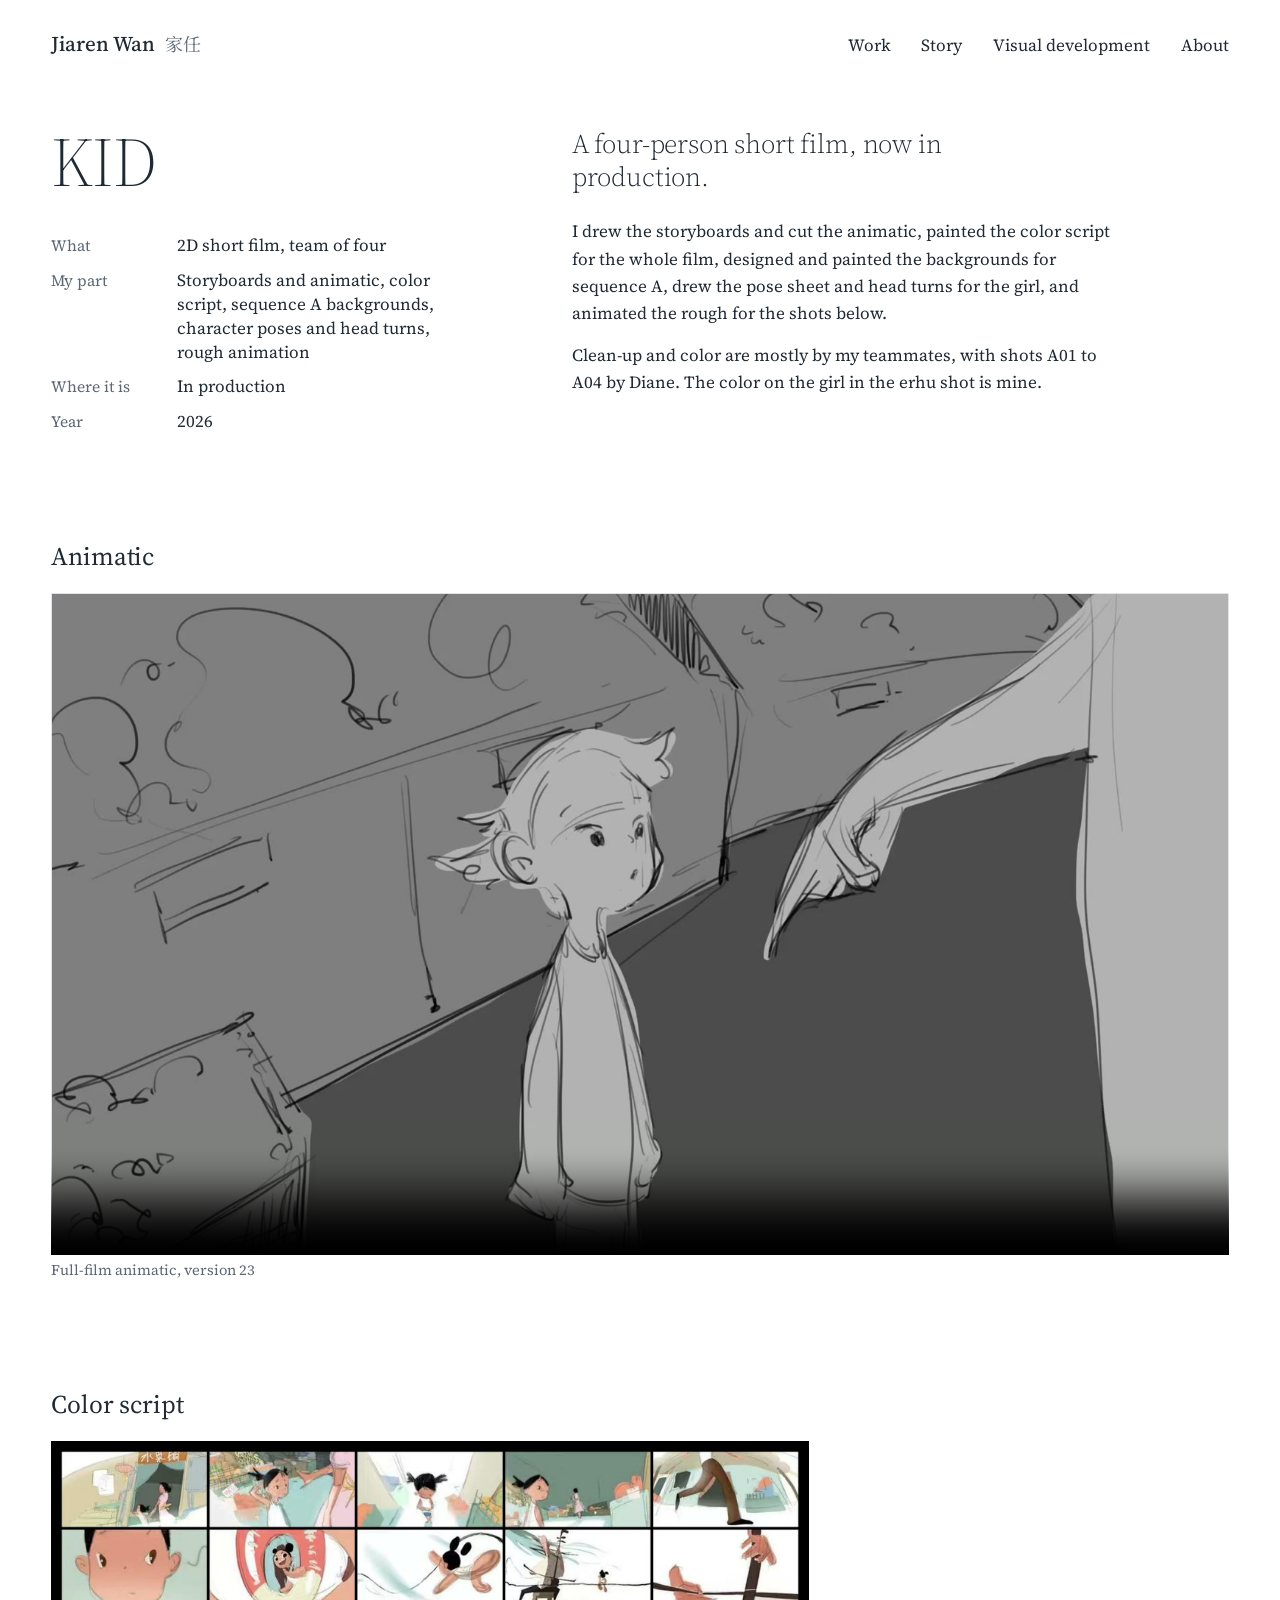
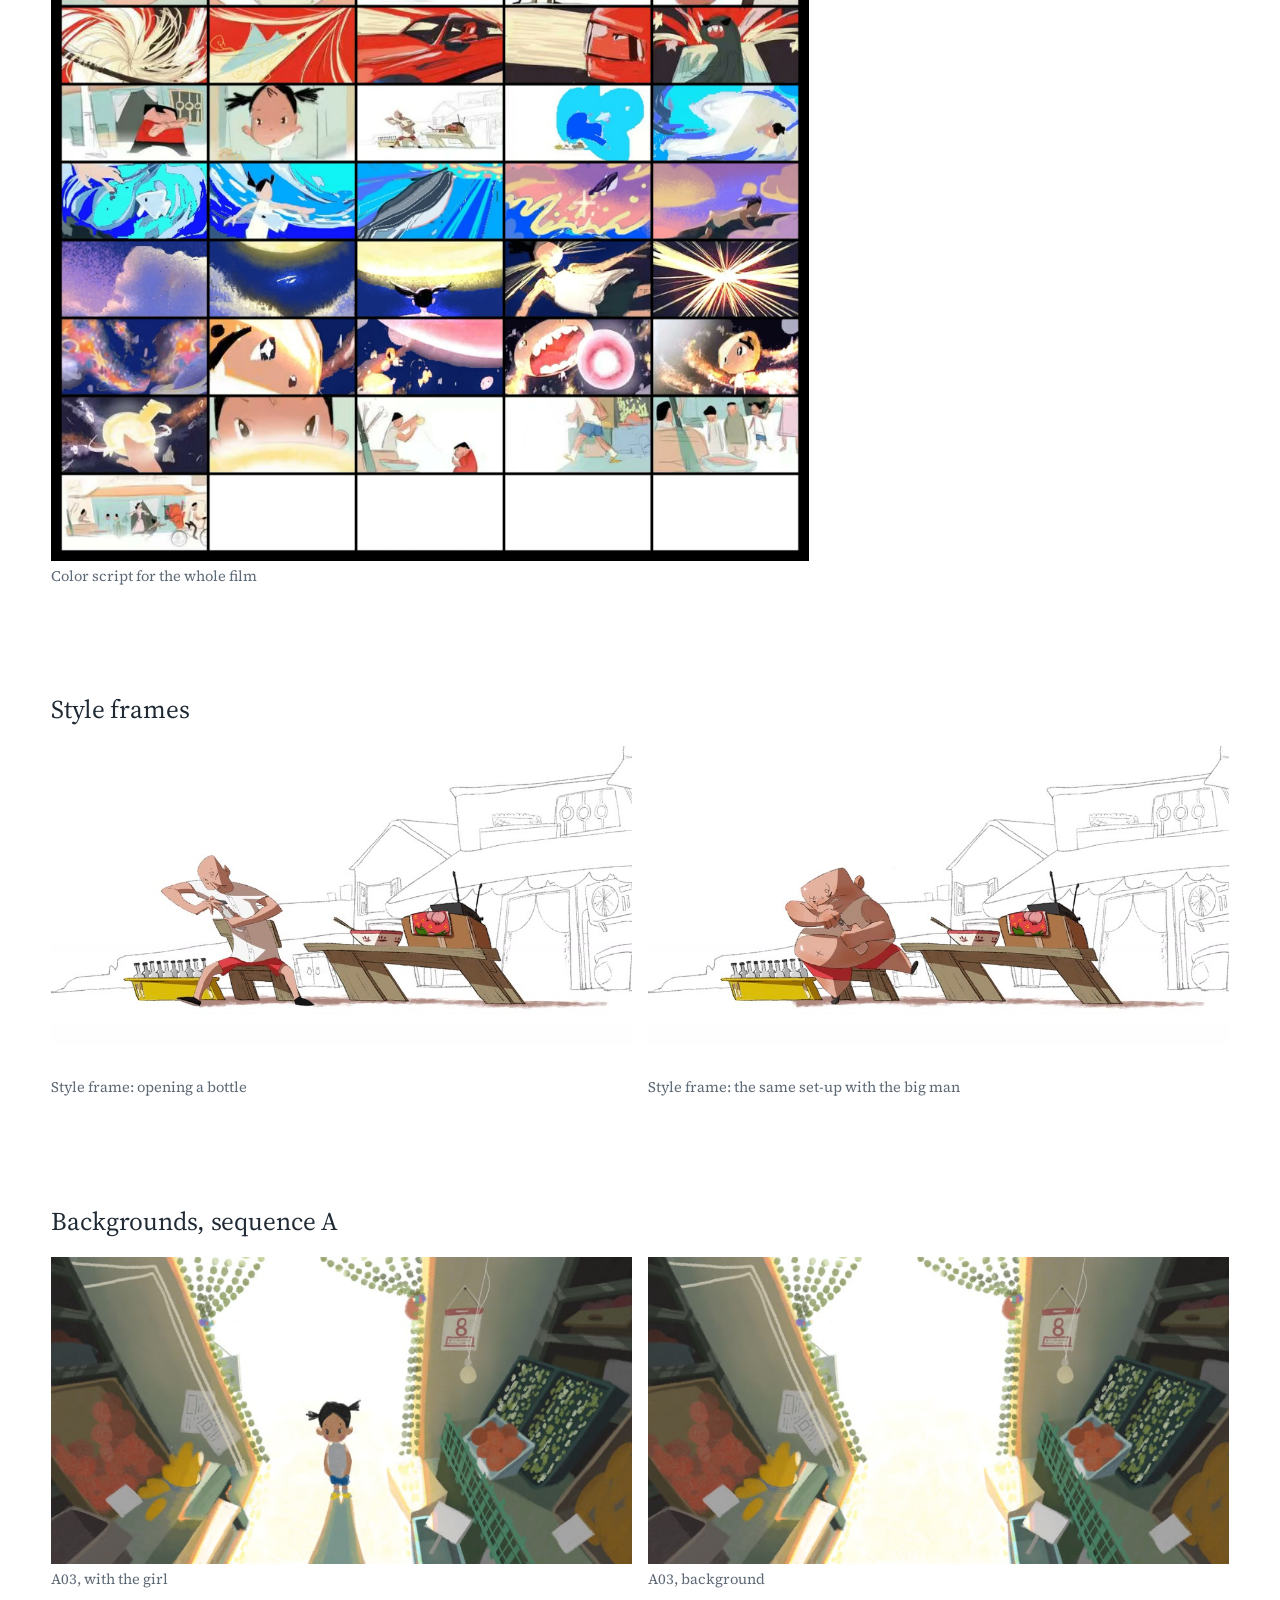
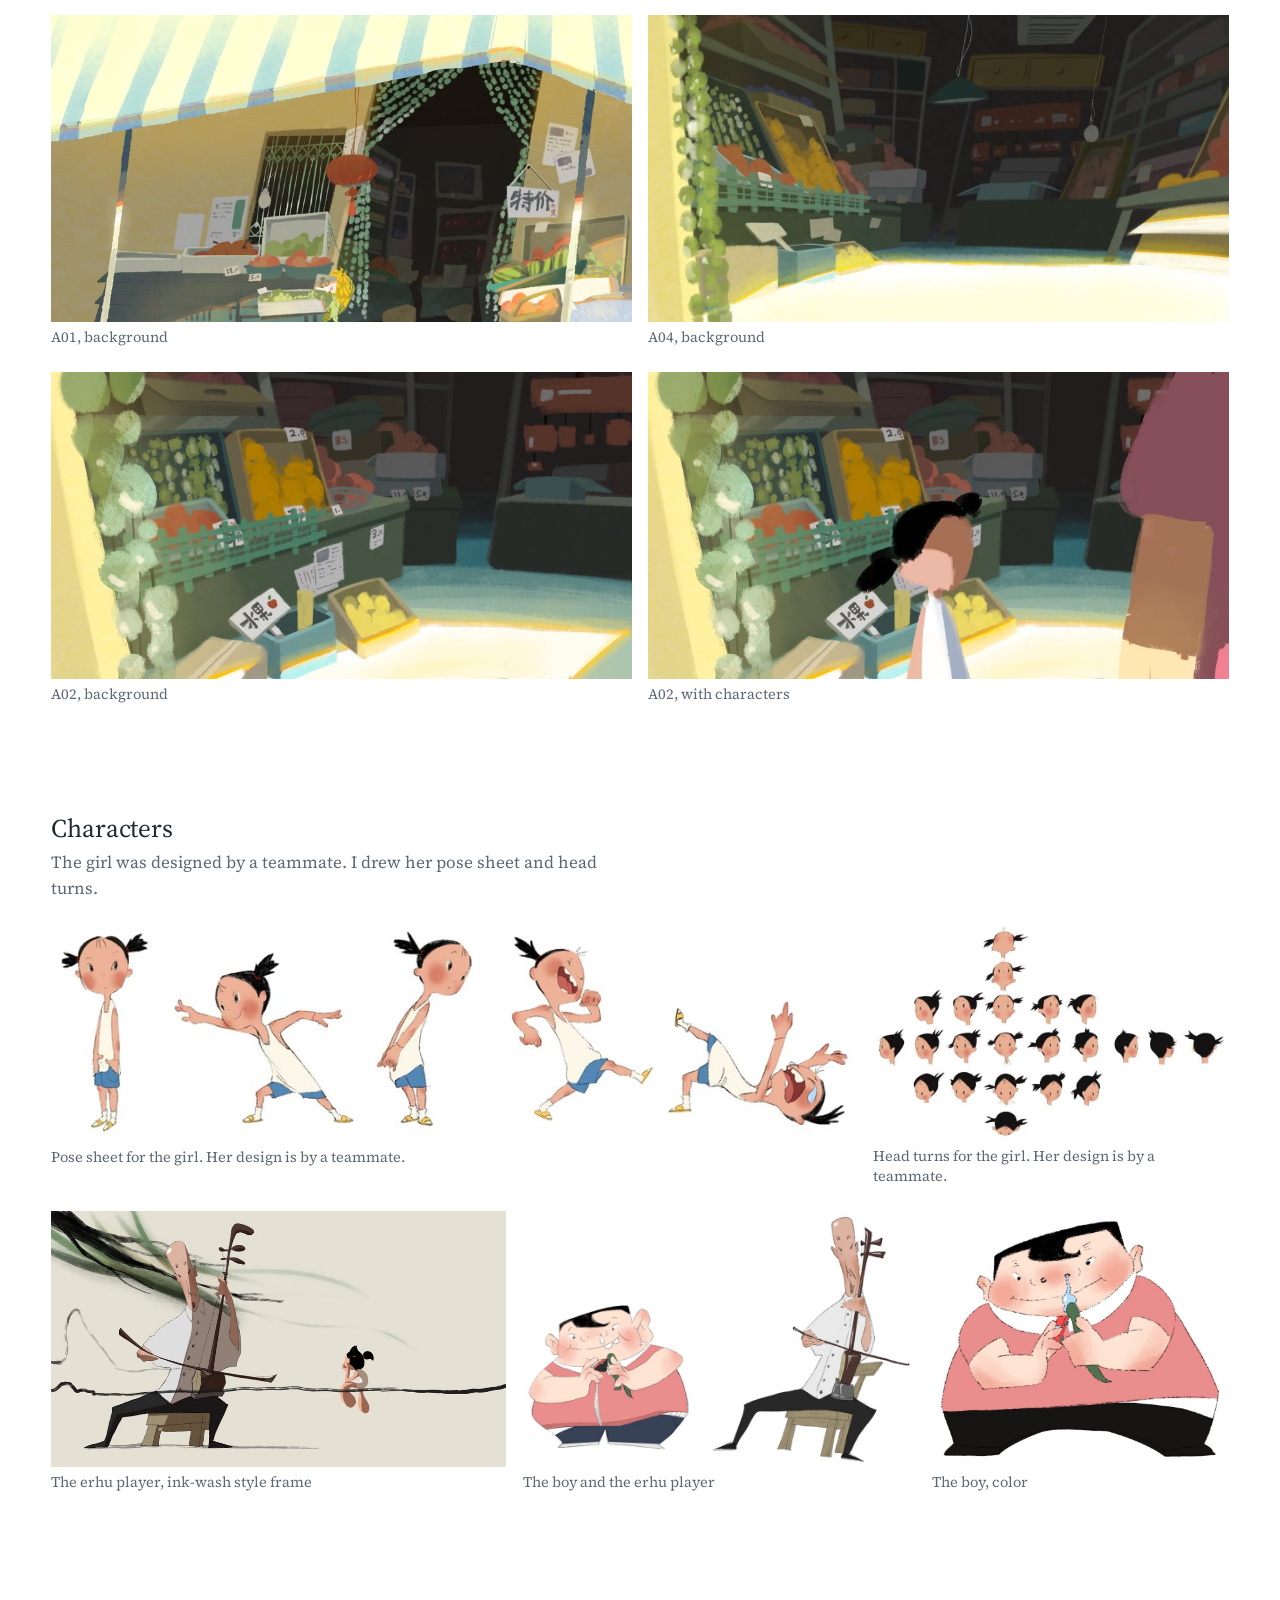
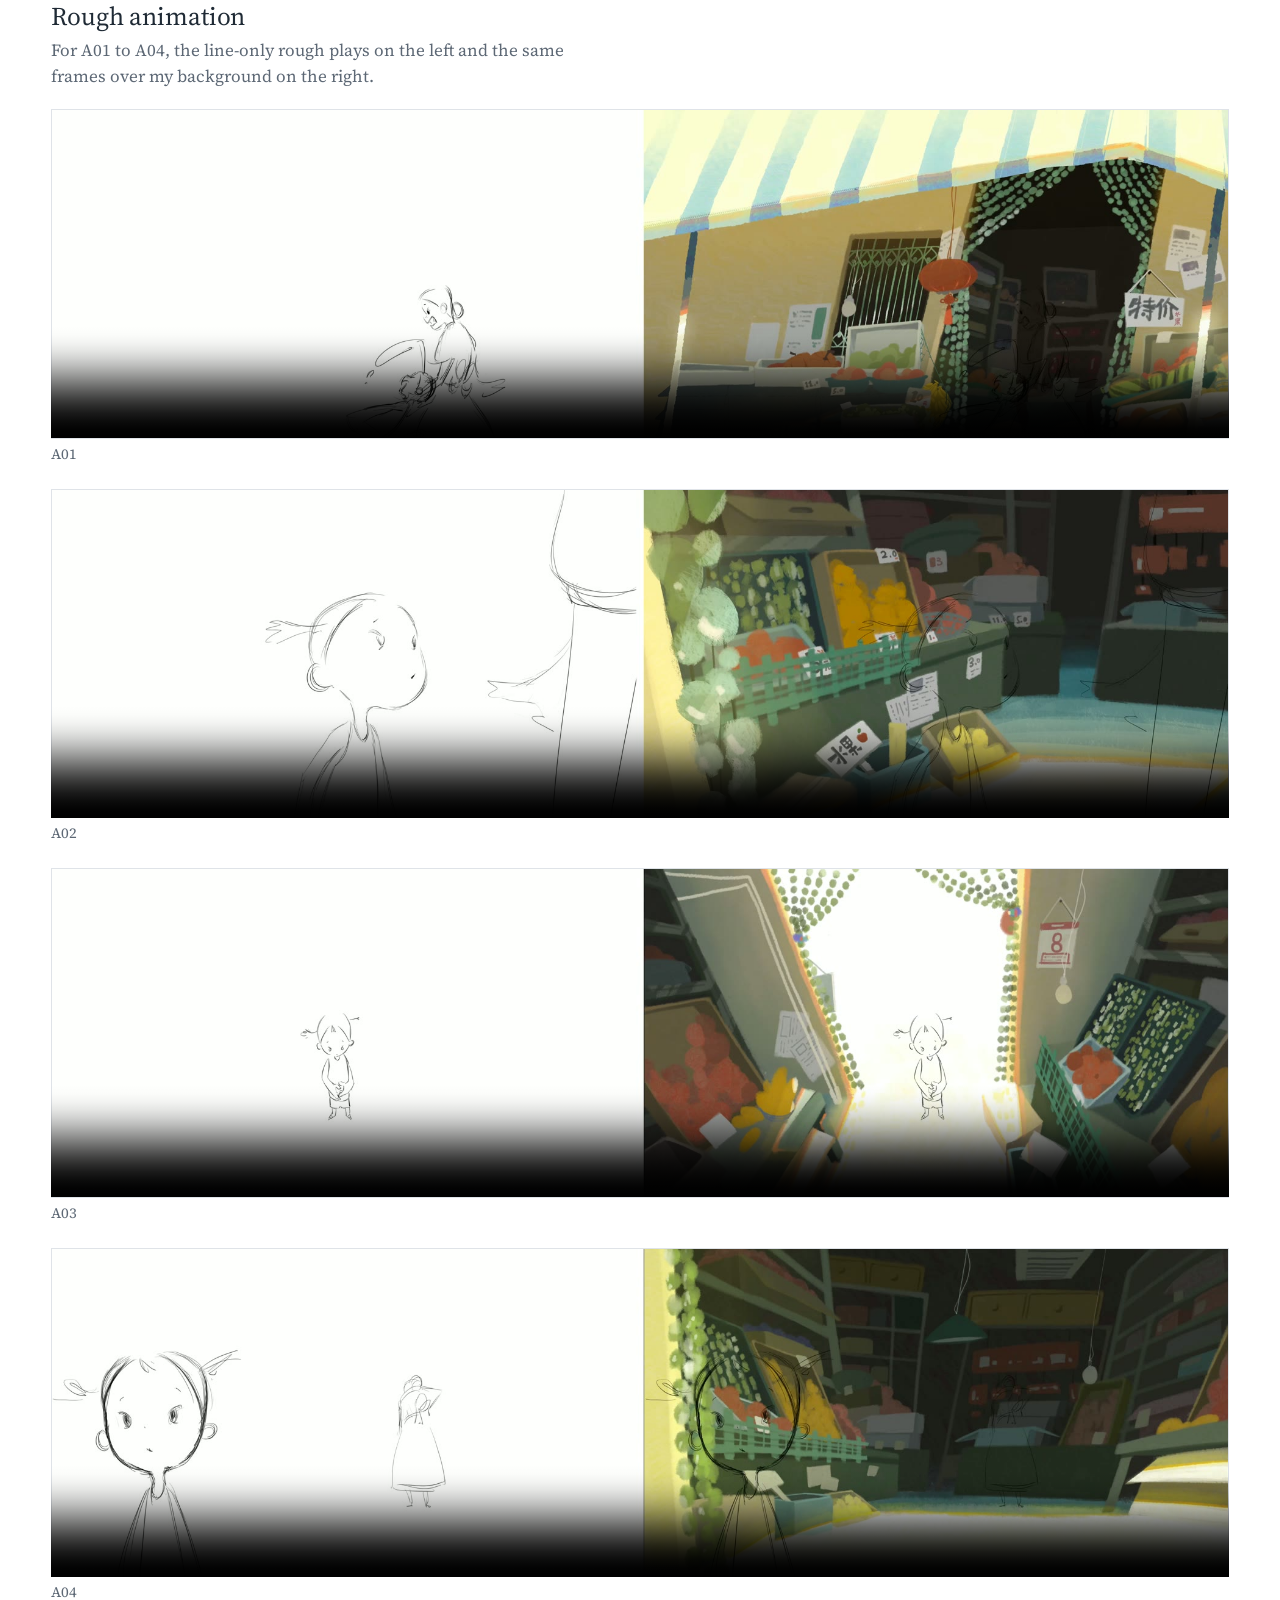
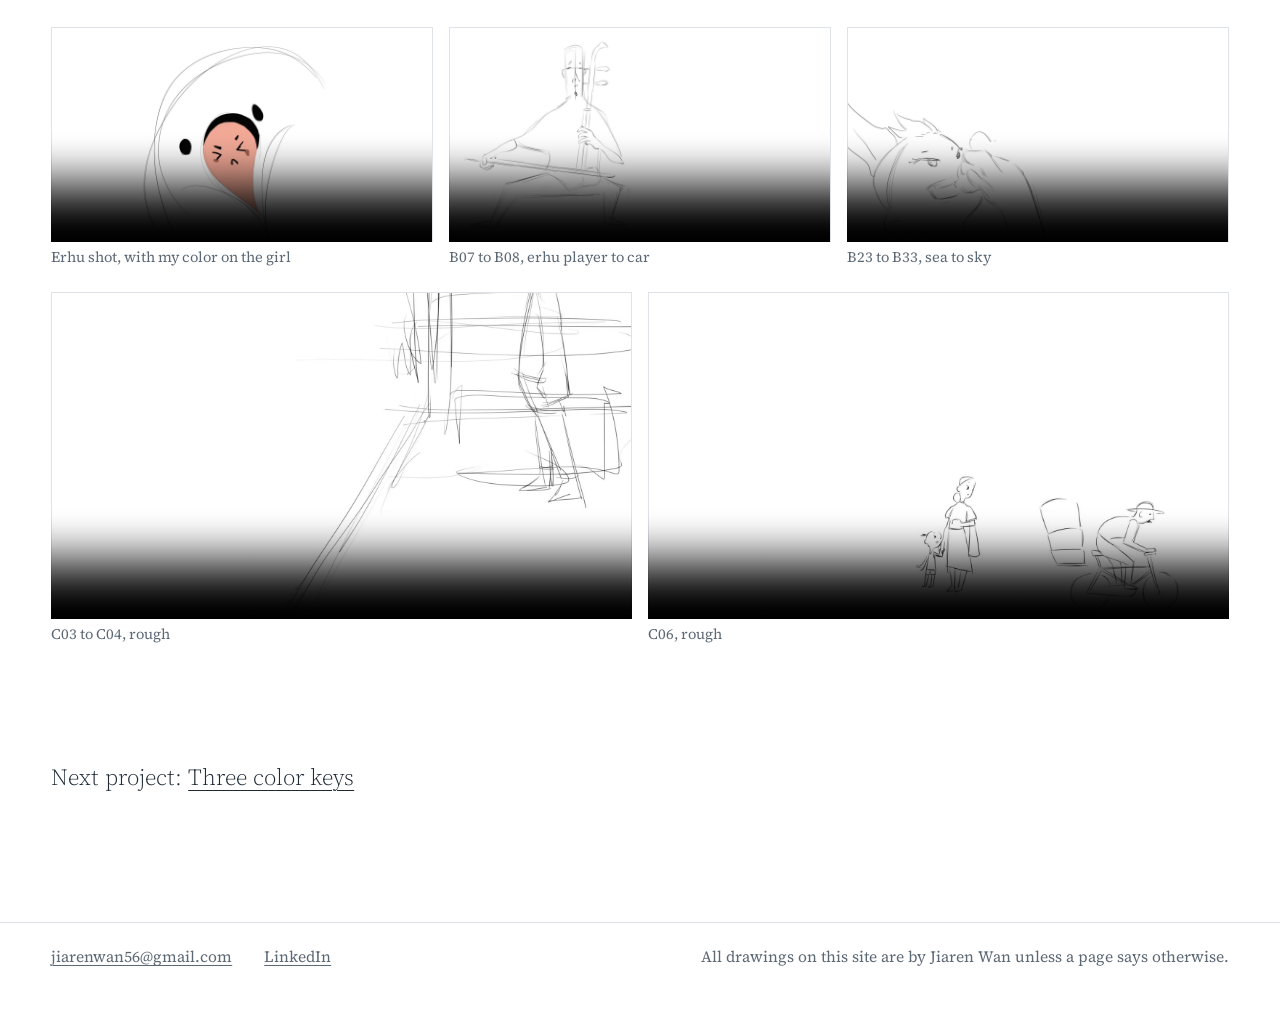
<file: kid.html>
<!doctype html>
<html lang="en">
<head>
<meta charset="utf-8">
<meta name="viewport" content="width=device-width, initial-scale=1">
<title>KID · Jiaren Wan</title>
<meta name="description" content="A four-person short film, now in production.">
<meta property="og:title" content="KID · Jiaren Wan">
<meta property="og:description" content="A four-person short film, now in production.">
<meta property="og:type" content="website">
<link rel="canonical" href="https://jiarenwan.art/kid.html">
<meta property="og:url" content="https://jiarenwan.art/kid.html">
<meta property="og:image" content="https://jiarenwan.art/media/father-poses-2000.jpg">
<meta name="twitter:card" content="summary_large_image">
<link rel="icon" href="data:image/svg+xml,%3Csvg xmlns='http://www.w3.org/2000/svg' viewBox='0 0 32 32'%3E%3Crect width='32' height='32' fill='%231f2a35'/%3E%3Ccircle cx='16' cy='16' r='5' fill='%23c0392b'/%3E%3C/svg%3E">
<link rel="preconnect" href="https://fonts.googleapis.com">
<link rel="preconnect" href="https://fonts.gstatic.com" crossorigin>
<link rel="stylesheet" href="https://fonts.googleapis.com/css2?family=Noto+Serif+SC:wght@400;500&family=Source+Serif+4:ital,opsz,wght@0,8..60,300..600;1,8..60,300..600&display=swap">
<link rel="stylesheet" href="assets/site.css?v=8bab3e4b">
</head>
<body style="--echo:#c79a2b">
<a class="skip" href="#main">Skip to the work</a>
<header class="site-head">
  <a class="site-name" href="index.html">Jiaren Wan<span class="zh" lang="zh-Hans">家任</span></a>
  <nav class="site-nav" aria-label="Sections"><a href="index.html">Work</a><a href="story.html">Story</a><a href="visdev.html">Visual development</a><a href="about.html">About</a></nav>
</header>
<main id="main">
<article class="project">
<header class="project-head">
  <div class="project-title">
    <h1>KID</h1>
    <dl class="facts"><div><dt>What</dt><dd>2D short film, team of four</dd></div><div><dt>My part</dt><dd>Storyboards and animatic, color script, sequence A backgrounds, character poses and head turns, rough animation</dd></div><div><dt>Where it is</dt><dd>In production</dd></div><div><dt>Year</dt><dd>2026</dd></div></dl>
  </div>
  <div class="project-say">
    <p class="lead">A four-person short film, now in production.</p>
    <p>I drew the storyboards and cut the animatic, painted the color script for the whole film, designed and painted the backgrounds for sequence A, drew the pose sheet and head turns for the girl, and animated the rough for the shots below.</p><p>Clean-up and color are mostly by my teammates, with shots A01 to A04 by Diane. The color on the girl in the erhu shot is mine.</p>
    
  </div>
</header>
<section class="block"><h2>Animatic</h2>
<div class="row" style="--sum:1.778"><figure class="item" style="--r:1.7778"><video controls playsinline preload="none" poster="media/kid-animatic-poster.jpg" width="1920" height="1080" src="media/kid-animatic.mp4"></video><figcaption>Full-film animatic, version 23</figcaption></figure></div>
</section>
<section class="block"><h2>Color script</h2>
<div class="row" style="--sum:1.052"><figure class="item" style="--r:1.0521"><a class="zoom" href="media/kid-color-script-2000.jpg" data-cap="Color script for the whole film"><img src="media/kid-color-script-900.jpg" srcset="media/kid-color-script-900.jpg 900w, media/kid-color-script-2000.jpg 2000w" sizes="(min-width: 720px) 100vw, 100vw" width="2000" height="1901" alt="Color script for the whole film" loading="lazy" decoding="async"></a><figcaption>Color script for the whole film</figcaption></figure></div>
</section>
<section class="block"><h2>Style frames</h2>
<div class="row" style="--sum:3.556"><figure class="item" style="--r:1.7778"><a class="zoom" href="media/kid-frame-thin-2000.jpg" data-cap="Style frame: opening a bottle"><img src="media/kid-frame-thin-900.jpg" srcset="media/kid-frame-thin-900.jpg 900w, media/kid-frame-thin-2000.jpg 2000w" sizes="(min-width: 720px) 50vw, 100vw" width="3840" height="2160" alt="Style frame: opening a bottle" loading="lazy" decoding="async"></a><figcaption>Style frame: opening a bottle</figcaption></figure><figure class="item" style="--r:1.7778"><a class="zoom" href="media/kid-frame-big-2000.jpg" data-cap="Style frame: the same set-up with the big man"><img src="media/kid-frame-big-900.jpg" srcset="media/kid-frame-big-900.jpg 900w, media/kid-frame-big-2000.jpg 2000w" sizes="(min-width: 720px) 50vw, 100vw" width="3840" height="2160" alt="Style frame: the same set-up with the big man" loading="lazy" decoding="async"></a><figcaption>Style frame: the same set-up with the big man</figcaption></figure></div>
</section>
<section class="block"><h2>Backgrounds, sequence A</h2>
<div class="row" style="--sum:3.787"><figure class="item" style="--r:1.8935"><a class="zoom" href="media/kid-a03-char-2000.jpg" data-cap="A03, with the girl"><img src="media/kid-a03-char-900.jpg" srcset="media/kid-a03-char-900.jpg 900w, media/kid-a03-char-2000.jpg 2000w" sizes="(min-width: 720px) 50vw, 100vw" width="2560" height="1352" alt="A03, with the girl" loading="lazy" decoding="async"></a><figcaption>A03, with the girl</figcaption></figure><figure class="item" style="--r:1.8935"><a class="zoom" href="media/kid-a03-2000.jpg" data-cap="A03, background"><img src="media/kid-a03-900.jpg" srcset="media/kid-a03-900.jpg 900w, media/kid-a03-2000.jpg 2000w" sizes="(min-width: 720px) 50vw, 100vw" width="2560" height="1352" alt="A03, background" loading="lazy" decoding="async"></a><figcaption>A03, background</figcaption></figure></div>
<div class="row" style="--sum:3.787"><figure class="item" style="--r:1.8935"><a class="zoom" href="media/kid-a01-2000.jpg" data-cap="A01, background"><img src="media/kid-a01-900.jpg" srcset="media/kid-a01-900.jpg 900w, media/kid-a01-2000.jpg 2000w" sizes="(min-width: 720px) 50vw, 100vw" width="2560" height="1352" alt="A01, background" loading="lazy" decoding="async"></a><figcaption>A01, background</figcaption></figure><figure class="item" style="--r:1.8935"><a class="zoom" href="media/kid-a04-2000.jpg" data-cap="A04, background"><img src="media/kid-a04-900.jpg" srcset="media/kid-a04-900.jpg 900w, media/kid-a04-2000.jpg 2000w" sizes="(min-width: 720px) 50vw, 100vw" width="2560" height="1352" alt="A04, background" loading="lazy" decoding="async"></a><figcaption>A04, background</figcaption></figure></div>
<div class="row" style="--sum:3.787"><figure class="item" style="--r:1.8935"><a class="zoom" href="media/kid-a02-2000.jpg" data-cap="A02, background"><img src="media/kid-a02-900.jpg" srcset="media/kid-a02-900.jpg 900w, media/kid-a02-2000.jpg 2000w" sizes="(min-width: 720px) 50vw, 100vw" width="2560" height="1352" alt="A02, background" loading="lazy" decoding="async"></a><figcaption>A02, background</figcaption></figure><figure class="item" style="--r:1.8935"><a class="zoom" href="media/kid-a02-char-2000.jpg" data-cap="A02, with characters"><img src="media/kid-a02-char-900.jpg" srcset="media/kid-a02-char-900.jpg 900w, media/kid-a02-char-2000.jpg 2000w" sizes="(min-width: 720px) 50vw, 100vw" width="2560" height="1352" alt="A02, with characters" loading="lazy" decoding="async"></a><figcaption>A02, with characters</figcaption></figure></div>
</section>
<section class="block"><h2>Characters</h2><p class="note">The girl was designed by a teammate. I drew her pose sheet and head turns.</p>
<div class="row" style="--sum:5.280"><figure class="item on-paper" style="--r:3.6628"><a class="zoom" href="media/kid-girl-poses-2000.jpg" data-cap="Pose sheet for the girl. Her design is by a teammate."><img src="media/kid-girl-poses-900.jpg" srcset="media/kid-girl-poses-900.jpg 900w, media/kid-girl-poses-2000.jpg 2000w" sizes="(min-width: 720px) 69vw, 100vw" width="2498" height="682" alt="Pose sheet for the girl. Her design is by a teammate." loading="lazy" decoding="async"></a><figcaption>Pose sheet for the girl. Her design is by a teammate.</figcaption></figure><figure class="item on-paper" style="--r:1.6170"><a class="zoom" href="media/kid-girl-heads-2000.jpg" data-cap="Head turns for the girl. Her design is by a teammate."><img src="media/kid-girl-heads-900.jpg" srcset="media/kid-girl-heads-900.jpg 900w, media/kid-girl-heads-2000.jpg 1520w" sizes="(min-width: 720px) 31vw, 100vw" width="1520" height="940" alt="Head turns for the girl. Her design is by a teammate." loading="lazy" decoding="async"></a><figcaption>Head turns for the girl. Her design is by a teammate.</figcaption></figure></div>
<div class="row same-h" style="--sum:4.469;--m:1.5306"><figure class="item" style="--r:1.7778"><a class="zoom" href="media/kid-erhu-ink-2000.jpg" data-cap="The erhu player, ink-wash style frame"><img src="media/kid-erhu-ink-900.jpg" srcset="media/kid-erhu-ink-900.jpg 900w, media/kid-erhu-ink-2000.jpg 2000w" sizes="(min-width: 720px) 40vw, 100vw" width="2560" height="1440" alt="The erhu player, ink-wash style frame" loading="lazy" decoding="async"></a><figcaption>The erhu player, ink-wash style frame</figcaption></figure><figure class="item on-paper" style="--r:1.5306"><a class="zoom" href="media/kid-boy-erhu-2000.jpg" data-cap="The boy and the erhu player"><img src="media/kid-boy-erhu-900.jpg" srcset="media/kid-boy-erhu-900.jpg 900w, media/kid-boy-erhu-2000.jpg 2000w" sizes="(min-width: 720px) 34vw, 100vw" width="2302" height="1504" alt="The boy and the erhu player" loading="lazy" decoding="async"></a><figcaption>The boy and the erhu player</figcaption></figure><figure class="item on-paper" style="--r:1.1604"><a class="zoom" href="media/kid-boy-2000.jpg" data-cap="The boy, color"><img src="media/kid-boy-900.jpg" srcset="media/kid-boy-900.jpg 900w, media/kid-boy-2000.jpg 984w" sizes="(min-width: 720px) 26vw, 100vw" width="984" height="848" alt="The boy, color" loading="lazy" decoding="async"></a><figcaption>The boy, color</figcaption></figure></div>
</section>
<section class="block"><h2>Rough animation</h2><p class="note"><span class="on-wide">For A01 to A04, the line-only rough plays on the left and the same frames over my background on the right.</span><span class="on-narrow">For A01 to A04, the line-only rough plays on top and the same frames over my background below.</span></p>
<div class="row" style="--sum:3.578"><figure class="item" style="--r:3.5778"><video controls muted loop playsinline preload="metadata" data-loop poster="media/kid-cmp-a01-poster.jpg" width="3864" height="1080" src="media/kid-cmp-a01.mp4" data-m-src="media/kid-cmp-a01-m.mp4" data-m-poster="media/kid-cmp-a01-m-poster.jpg" data-m-w="960" data-m-h="1092"></video><figcaption>A01</figcaption></figure></div>
<div class="row" style="--sum:3.578"><figure class="item" style="--r:3.5778"><video controls muted loop playsinline preload="metadata" data-loop poster="media/kid-cmp-a02-poster.jpg" width="3864" height="1080" src="media/kid-cmp-a02.mp4" data-m-src="media/kid-cmp-a02-m.mp4" data-m-poster="media/kid-cmp-a02-m-poster.jpg" data-m-w="960" data-m-h="1092"></video><figcaption>A02</figcaption></figure></div>
<div class="row" style="--sum:3.578"><figure class="item" style="--r:3.5778"><video controls muted loop playsinline preload="metadata" data-loop poster="media/kid-cmp-a03-poster.jpg" width="3864" height="1080" src="media/kid-cmp-a03.mp4" data-m-src="media/kid-cmp-a03-m.mp4" data-m-poster="media/kid-cmp-a03-m-poster.jpg" data-m-w="960" data-m-h="1092"></video><figcaption>A03</figcaption></figure></div>
<div class="row" style="--sum:3.578"><figure class="item" style="--r:3.5778"><video controls muted loop playsinline preload="metadata" data-loop poster="media/kid-cmp-a04-poster.jpg" width="3864" height="1080" src="media/kid-cmp-a04.mp4" data-m-src="media/kid-cmp-a04-m.mp4" data-m-poster="media/kid-cmp-a04-m-poster.jpg" data-m-w="960" data-m-h="1092"></video><figcaption>A04</figcaption></figure></div>
<div class="row" style="--sum:5.333"><figure class="item" style="--r:1.7778"><video controls playsinline preload="none" poster="media/kid-r05-poster.jpg" width="1920" height="1080" src="media/kid-r05.mp4"></video><figcaption>Erhu shot, with my color on the girl</figcaption></figure><figure class="item" style="--r:1.7778"><video controls playsinline preload="none" poster="media/kid-r06-poster.jpg" width="1920" height="1080" src="media/kid-r06.mp4"></video><figcaption>B07 to B08, erhu player to car</figcaption></figure><figure class="item" style="--r:1.7778"><video controls playsinline preload="none" poster="media/kid-r07-poster.jpg" width="1920" height="1080" src="media/kid-r07.mp4"></video><figcaption>B23 to B33, sea to sky</figcaption></figure></div>
<div class="row" style="--sum:3.556"><figure class="item" style="--r:1.7778"><video controls playsinline preload="none" poster="media/kid-r08-poster.jpg" width="1920" height="1080" src="media/kid-r08.mp4"></video><figcaption>C03 to C04, rough</figcaption></figure><figure class="item" style="--r:1.7778"><video controls playsinline preload="none" poster="media/kid-r09-poster.jpg" width="1920" height="1080" src="media/kid-r09.mp4"></video><figcaption>C06, rough</figcaption></figure></div>
</section>

<p class="next">Next project: <a href="color-keys.html">Three color keys</a></p>
</article>
</main>
<footer class="site-foot">
  <p><a href="mailto:jiarenwan56@gmail.com">jiarenwan56@gmail.com</a></p>
  <p><a href="https://www.linkedin.com/in/jiaren-wan-829894432">LinkedIn</a></p>
  <p class="foot-note">All drawings on this site are by Jiaren Wan unless a page says otherwise.</p>
</footer>
<dialog class="viewer" aria-label="Image viewer">
  <button class="viewer-close" type="button">Close</button>
  <button class="viewer-prev" type="button" aria-label="Previous image">Previous</button>
  <div class="viewer-stage"><img alt=""></div>
  <button class="viewer-next" type="button" aria-label="Next image">Next</button>
  <p class="viewer-cap"></p>
</dialog>
<script src="assets/site.js?v=2f7d01b3" defer></script>
</body>
</html>
</file>
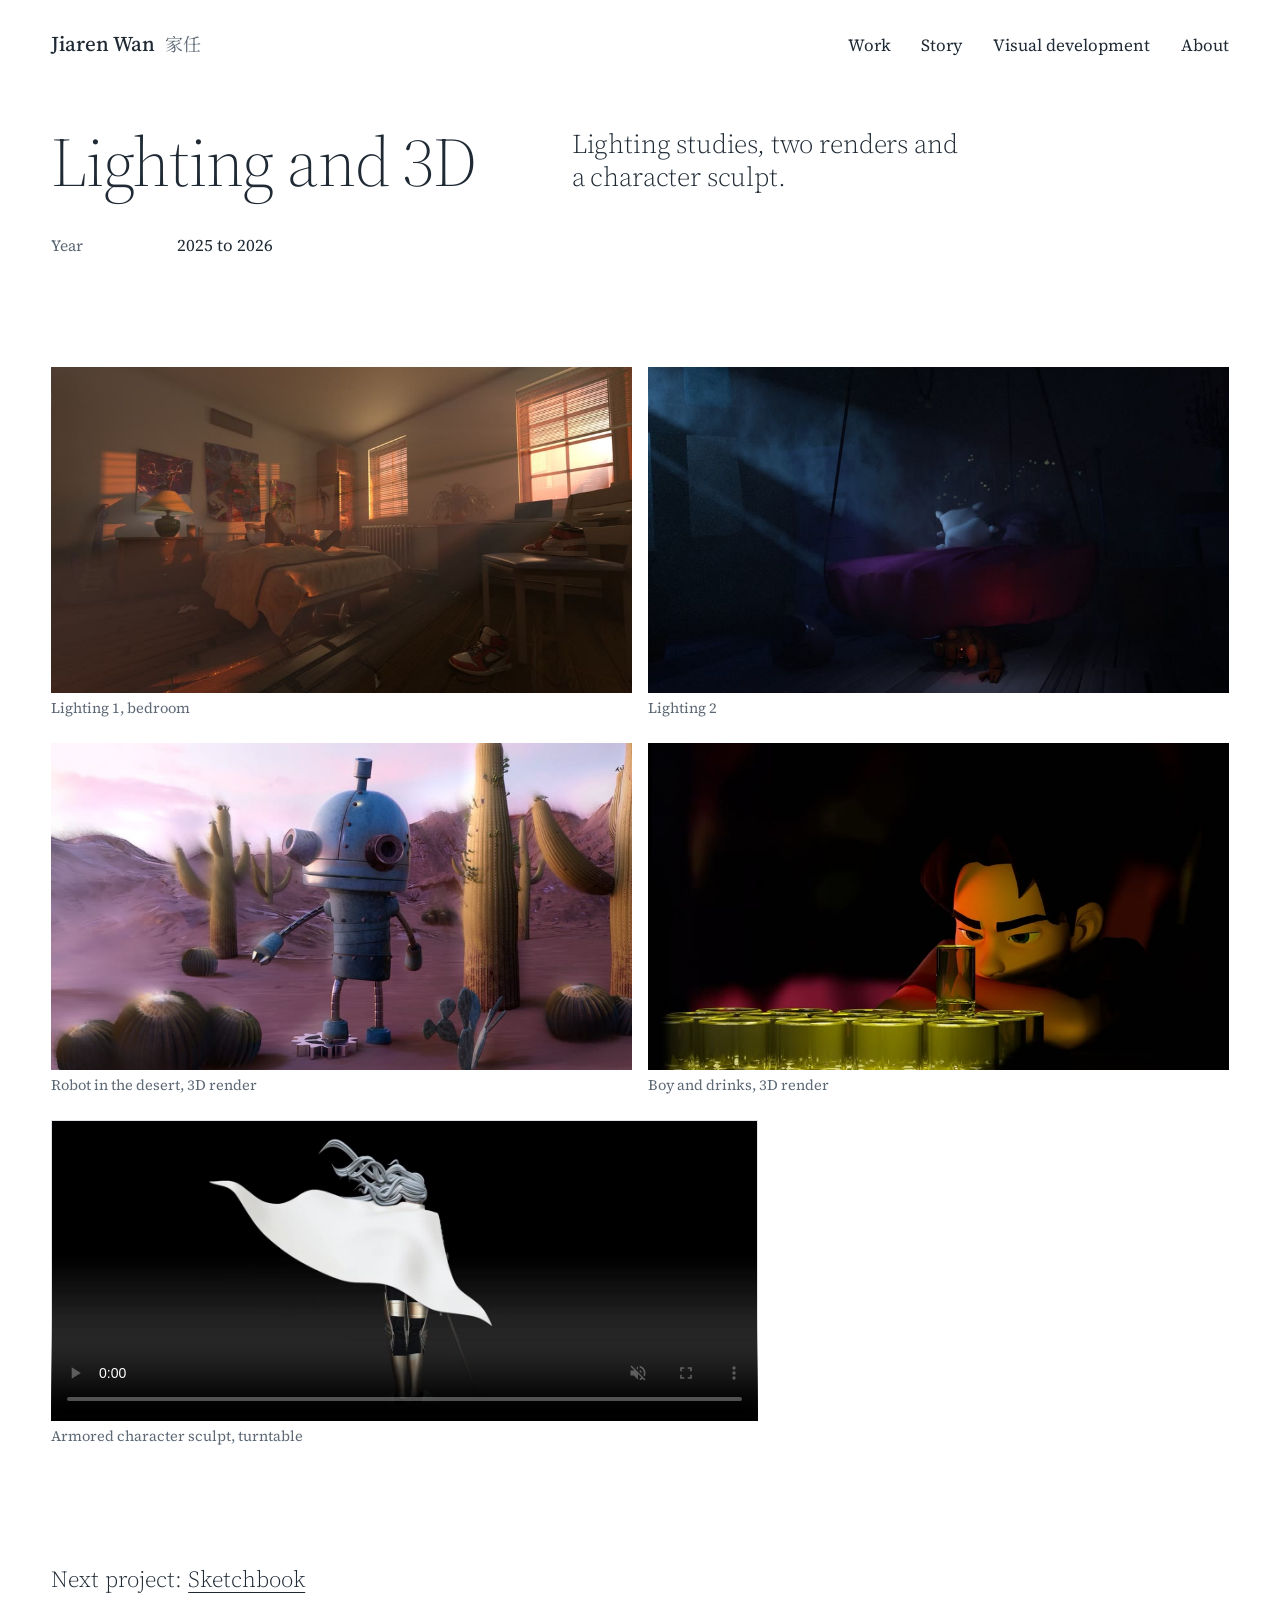
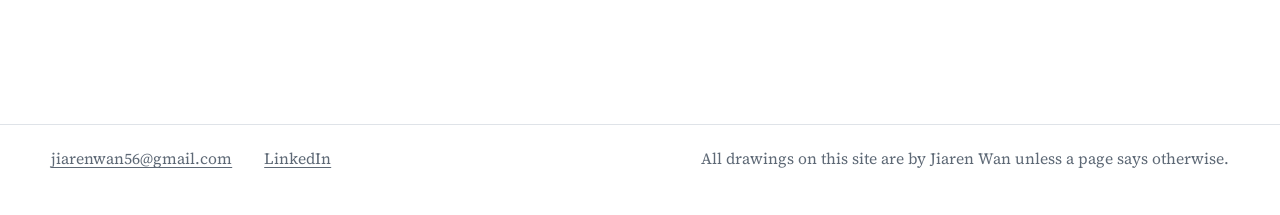
<file: lighting.html>
<!doctype html>
<html lang="en">
<head>
<meta charset="utf-8">
<meta name="viewport" content="width=device-width, initial-scale=1">
<title>Lighting and 3D · Jiaren Wan</title>
<meta name="description" content="Lighting studies, two renders and a character sculpt.">
<meta property="og:title" content="Lighting and 3D · Jiaren Wan">
<meta property="og:description" content="Lighting studies, two renders and a character sculpt.">
<meta property="og:type" content="website">
<link rel="canonical" href="https://jiarenwan.art/lighting.html">
<meta property="og:url" content="https://jiarenwan.art/lighting.html">
<meta property="og:image" content="https://jiarenwan.art/media/father-poses-2000.jpg">
<meta name="twitter:card" content="summary_large_image">
<link rel="icon" href="data:image/svg+xml,%3Csvg xmlns='http://www.w3.org/2000/svg' viewBox='0 0 32 32'%3E%3Crect width='32' height='32' fill='%231f2a35'/%3E%3Ccircle cx='16' cy='16' r='5' fill='%23c0392b'/%3E%3C/svg%3E">
<link rel="preconnect" href="https://fonts.googleapis.com">
<link rel="preconnect" href="https://fonts.gstatic.com" crossorigin>
<link rel="stylesheet" href="https://fonts.googleapis.com/css2?family=Noto+Serif+SC:wght@400;500&family=Source+Serif+4:ital,opsz,wght@0,8..60,300..600;1,8..60,300..600&display=swap">
<link rel="stylesheet" href="assets/site.css?v=8bab3e4b">
</head>
<body style="--echo:#c8752a">
<a class="skip" href="#main">Skip to the work</a>
<header class="site-head">
  <a class="site-name" href="index.html">Jiaren Wan<span class="zh" lang="zh-Hans">家任</span></a>
  <nav class="site-nav" aria-label="Sections"><a href="index.html">Work</a><a href="story.html">Story</a><a href="visdev.html">Visual development</a><a href="about.html">About</a></nav>
</header>
<main id="main">
<article class="project">
<header class="project-head">
  <div class="project-title">
    <h1>Lighting and 3D</h1>
    <dl class="facts"><div><dt>Year</dt><dd>2025 to 2026</dd></div></dl>
  </div>
  <div class="project-say">
    <p class="lead">Lighting studies, two renders and a character sculpt.</p>
    
    
  </div>
</header>
<section class="block">
<div class="row" style="--sum:3.556"><figure class="item" style="--r:1.7778"><a class="zoom" href="media/light-bedroom-2000.jpg" data-cap="Lighting 1, bedroom"><img src="media/light-bedroom-900.jpg" srcset="media/light-bedroom-900.jpg 900w, media/light-bedroom-2000.jpg 1920w" sizes="(min-width: 720px) 50vw, 100vw" width="1920" height="1080" alt="Lighting 1, bedroom" loading="eager" decoding="async"></a><figcaption>Lighting 1, bedroom</figcaption></figure><figure class="item" style="--r:1.7778"><a class="zoom" href="media/light2-2000.jpg" data-cap="Lighting 2"><img src="media/light2-900.jpg" srcset="media/light2-900.jpg 900w, media/light2-2000.jpg 1920w" sizes="(min-width: 720px) 50vw, 100vw" width="1920" height="1080" alt="Lighting 2" loading="eager" decoding="async"></a><figcaption>Lighting 2</figcaption></figure></div>
<div class="row" style="--sum:3.556"><figure class="item" style="--r:1.7778"><a class="zoom" href="media/robot-2000.jpg" data-cap="Robot in the desert, 3D render"><img src="media/robot-900.jpg" srcset="media/robot-900.jpg 900w, media/robot-2000.jpg 1920w" sizes="(min-width: 720px) 50vw, 100vw" width="1920" height="1080" alt="Robot in the desert, 3D render" loading="lazy" decoding="async"></a><figcaption>Robot in the desert, 3D render</figcaption></figure><figure class="item" style="--r:1.7778"><a class="zoom" href="media/boy-drink-2000.jpg" data-cap="Boy and drinks, 3D render"><img src="media/boy-drink-900.jpg" srcset="media/boy-drink-900.jpg 900w, media/boy-drink-2000.jpg 1920w" sizes="(min-width: 720px) 50vw, 100vw" width="1920" height="1080" alt="Boy and drinks, 3D render" loading="lazy" decoding="async"></a><figcaption>Boy and drinks, 3D render</figcaption></figure></div>
<div class="row" style="--sum:2.347;--max:60%"><figure class="item" style="--r:2.3472"><video controls muted loop playsinline preload="metadata" data-loop poster="media/armor-poster.jpg" width="1920" height="818" src="media/armor.mp4"></video><figcaption>Armored character sculpt, turntable</figcaption></figure></div>
</section>

<p class="next">Next project: <a href="sketchbook.html">Sketchbook</a></p>
</article>
</main>
<footer class="site-foot">
  <p><a href="mailto:jiarenwan56@gmail.com">jiarenwan56@gmail.com</a></p>
  <p><a href="https://www.linkedin.com/in/jiaren-wan-829894432">LinkedIn</a></p>
  <p class="foot-note">All drawings on this site are by Jiaren Wan unless a page says otherwise.</p>
</footer>
<dialog class="viewer" aria-label="Image viewer">
  <button class="viewer-close" type="button">Close</button>
  <button class="viewer-prev" type="button" aria-label="Previous image">Previous</button>
  <div class="viewer-stage"><img alt=""></div>
  <button class="viewer-next" type="button" aria-label="Next image">Next</button>
  <p class="viewer-cap"></p>
</dialog>
<script src="assets/site.js?v=2f7d01b3" defer></script>
</body>
</html>
</file>
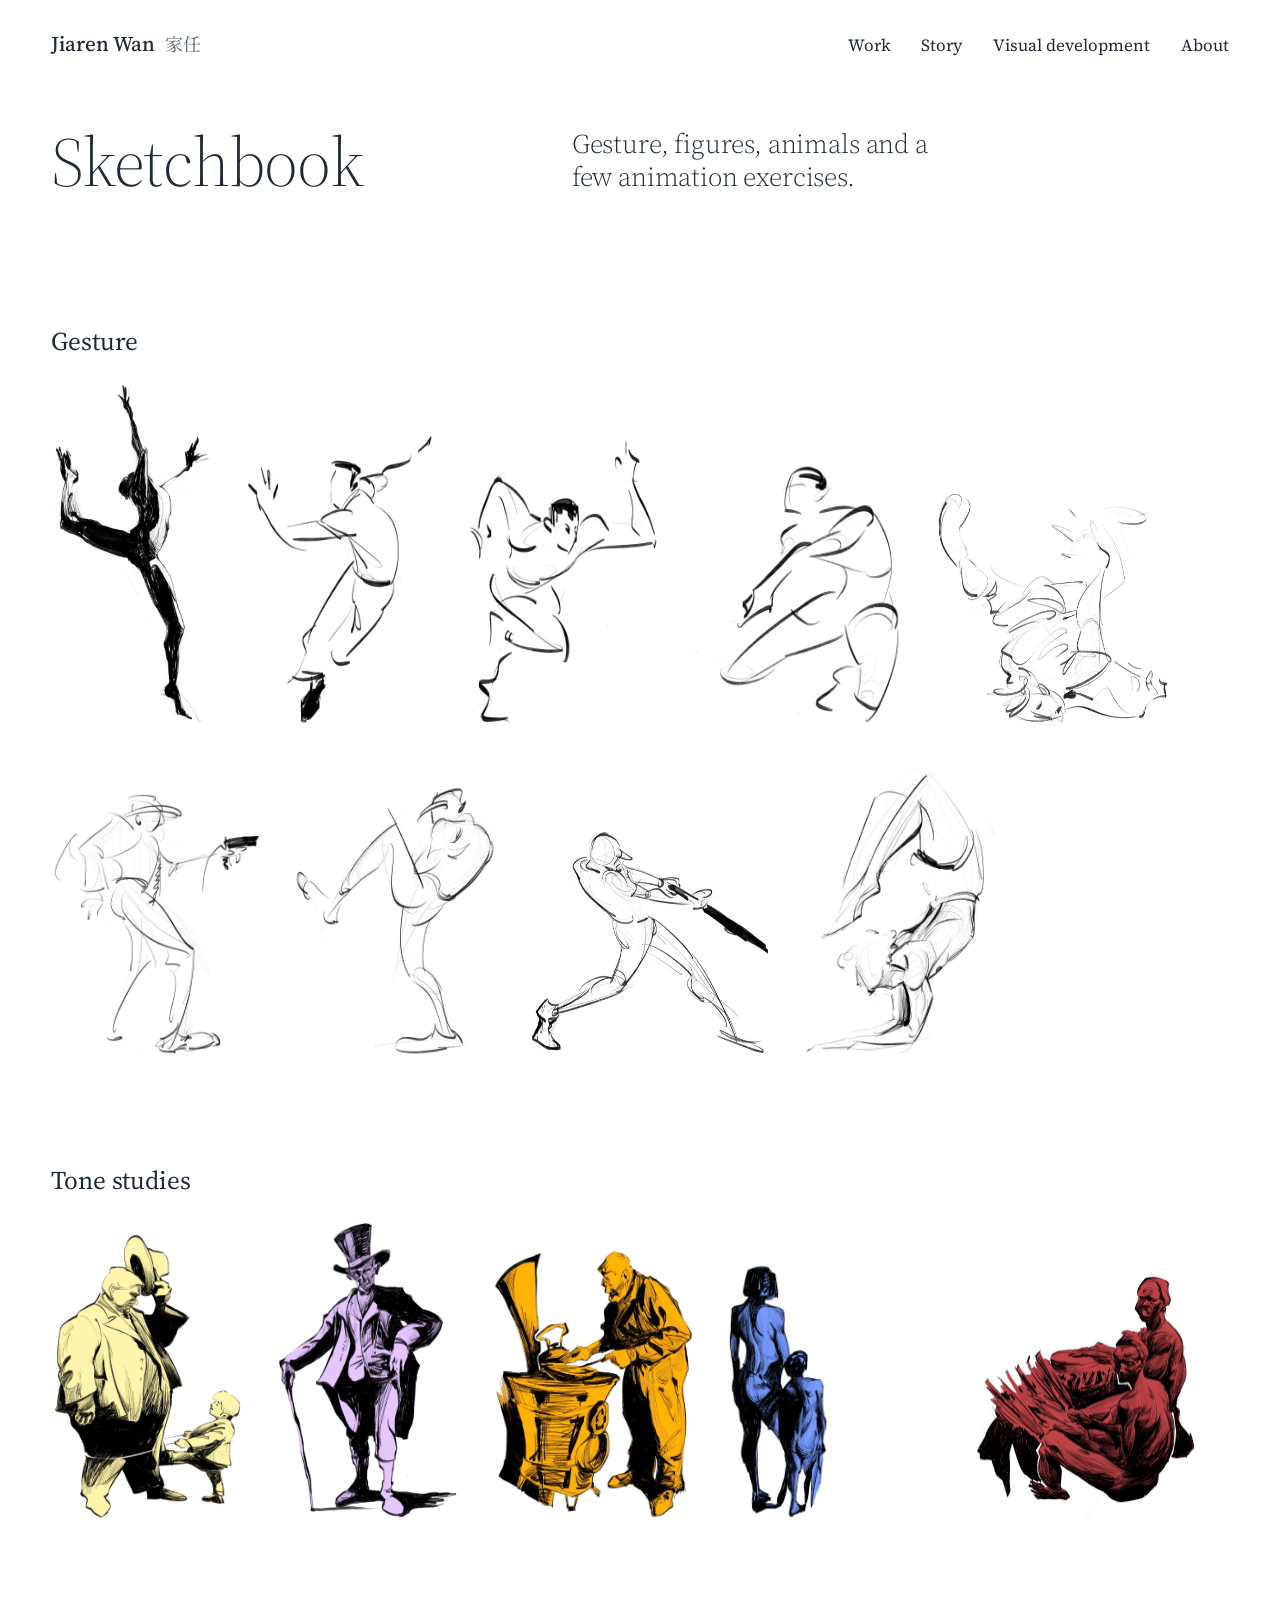
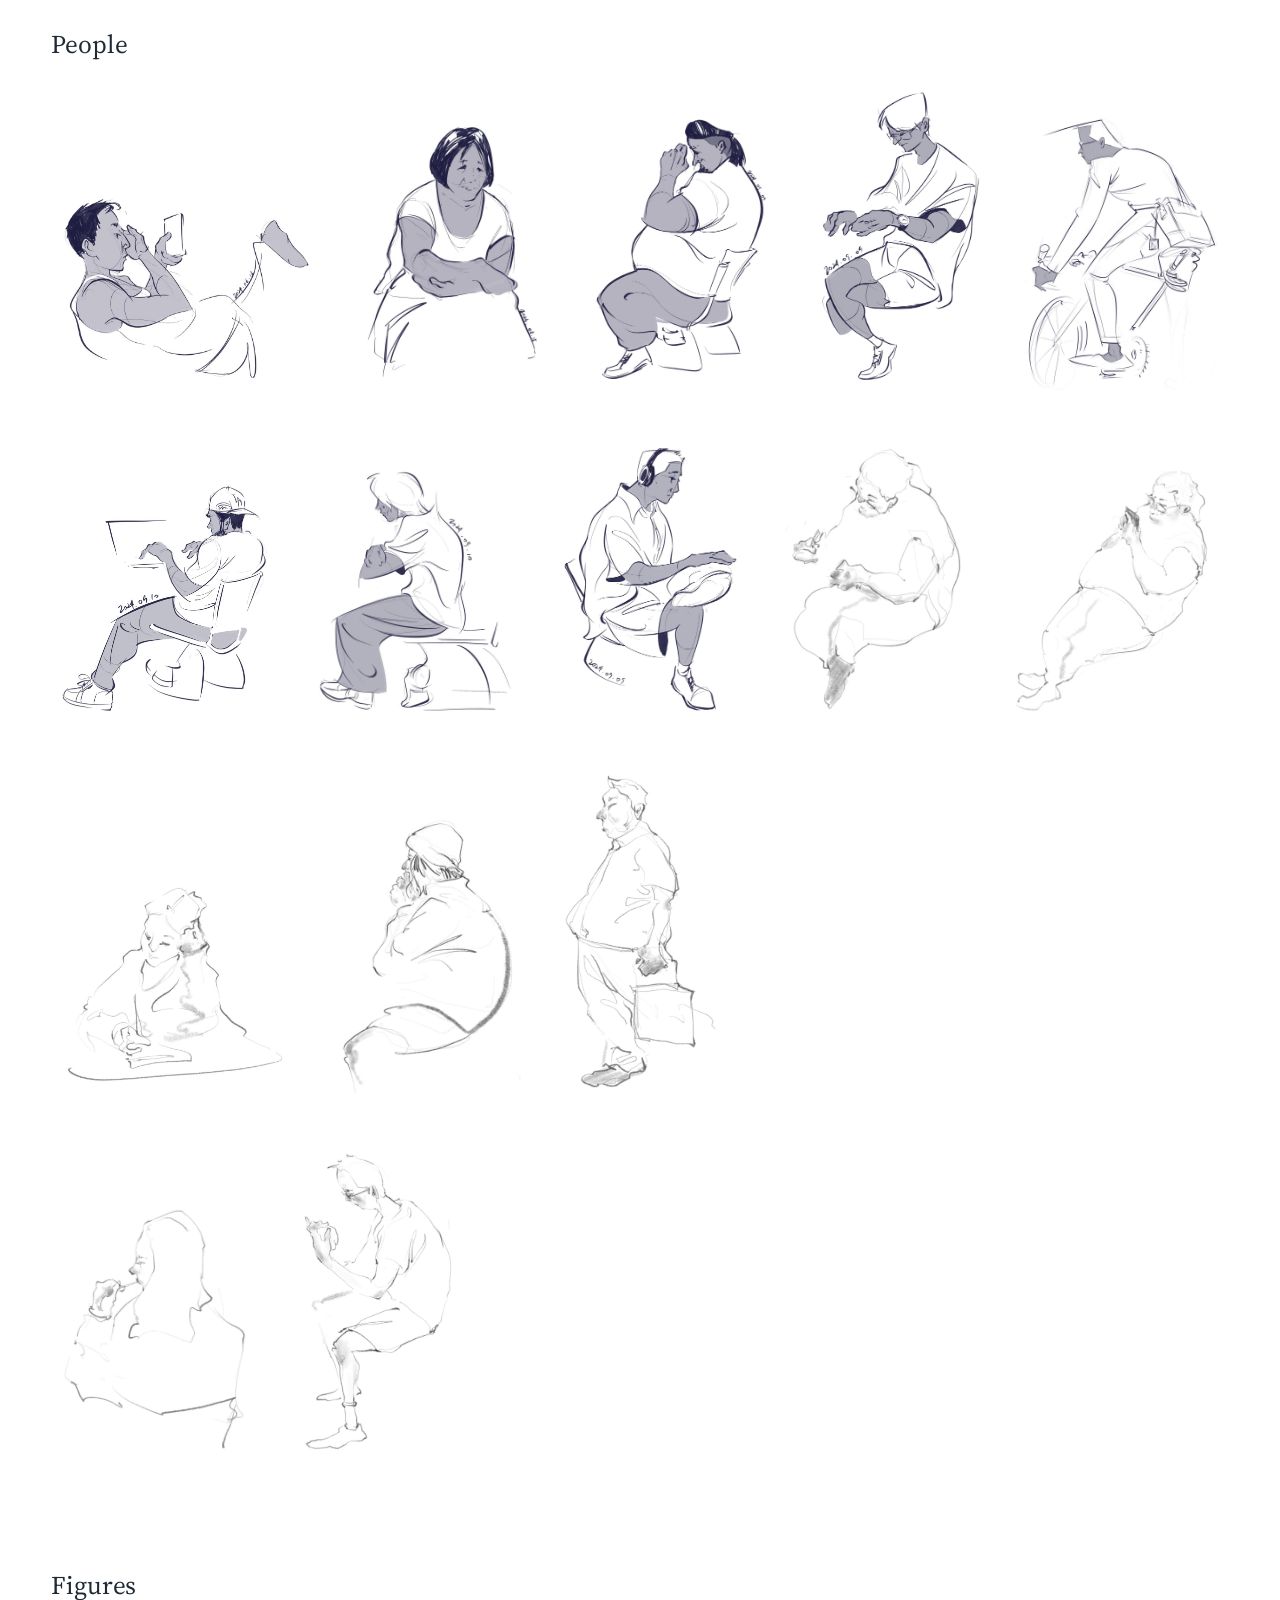
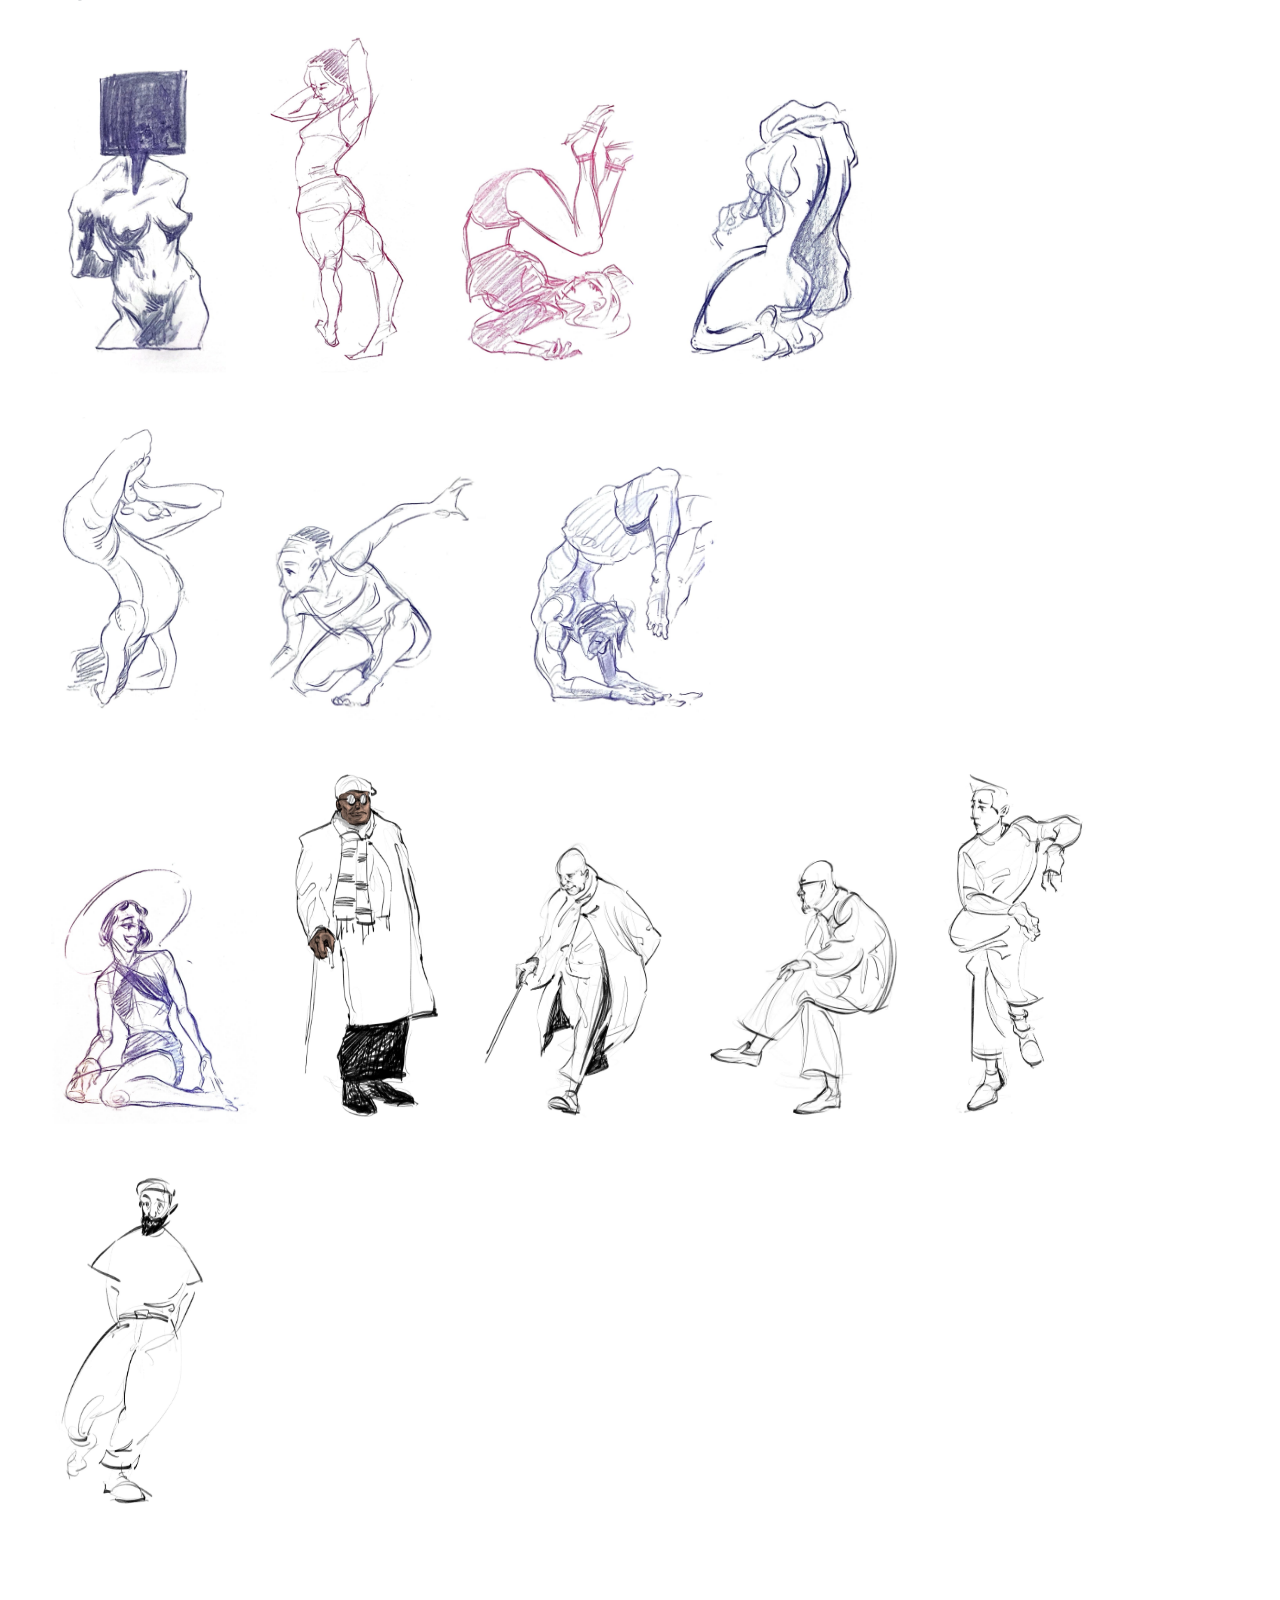
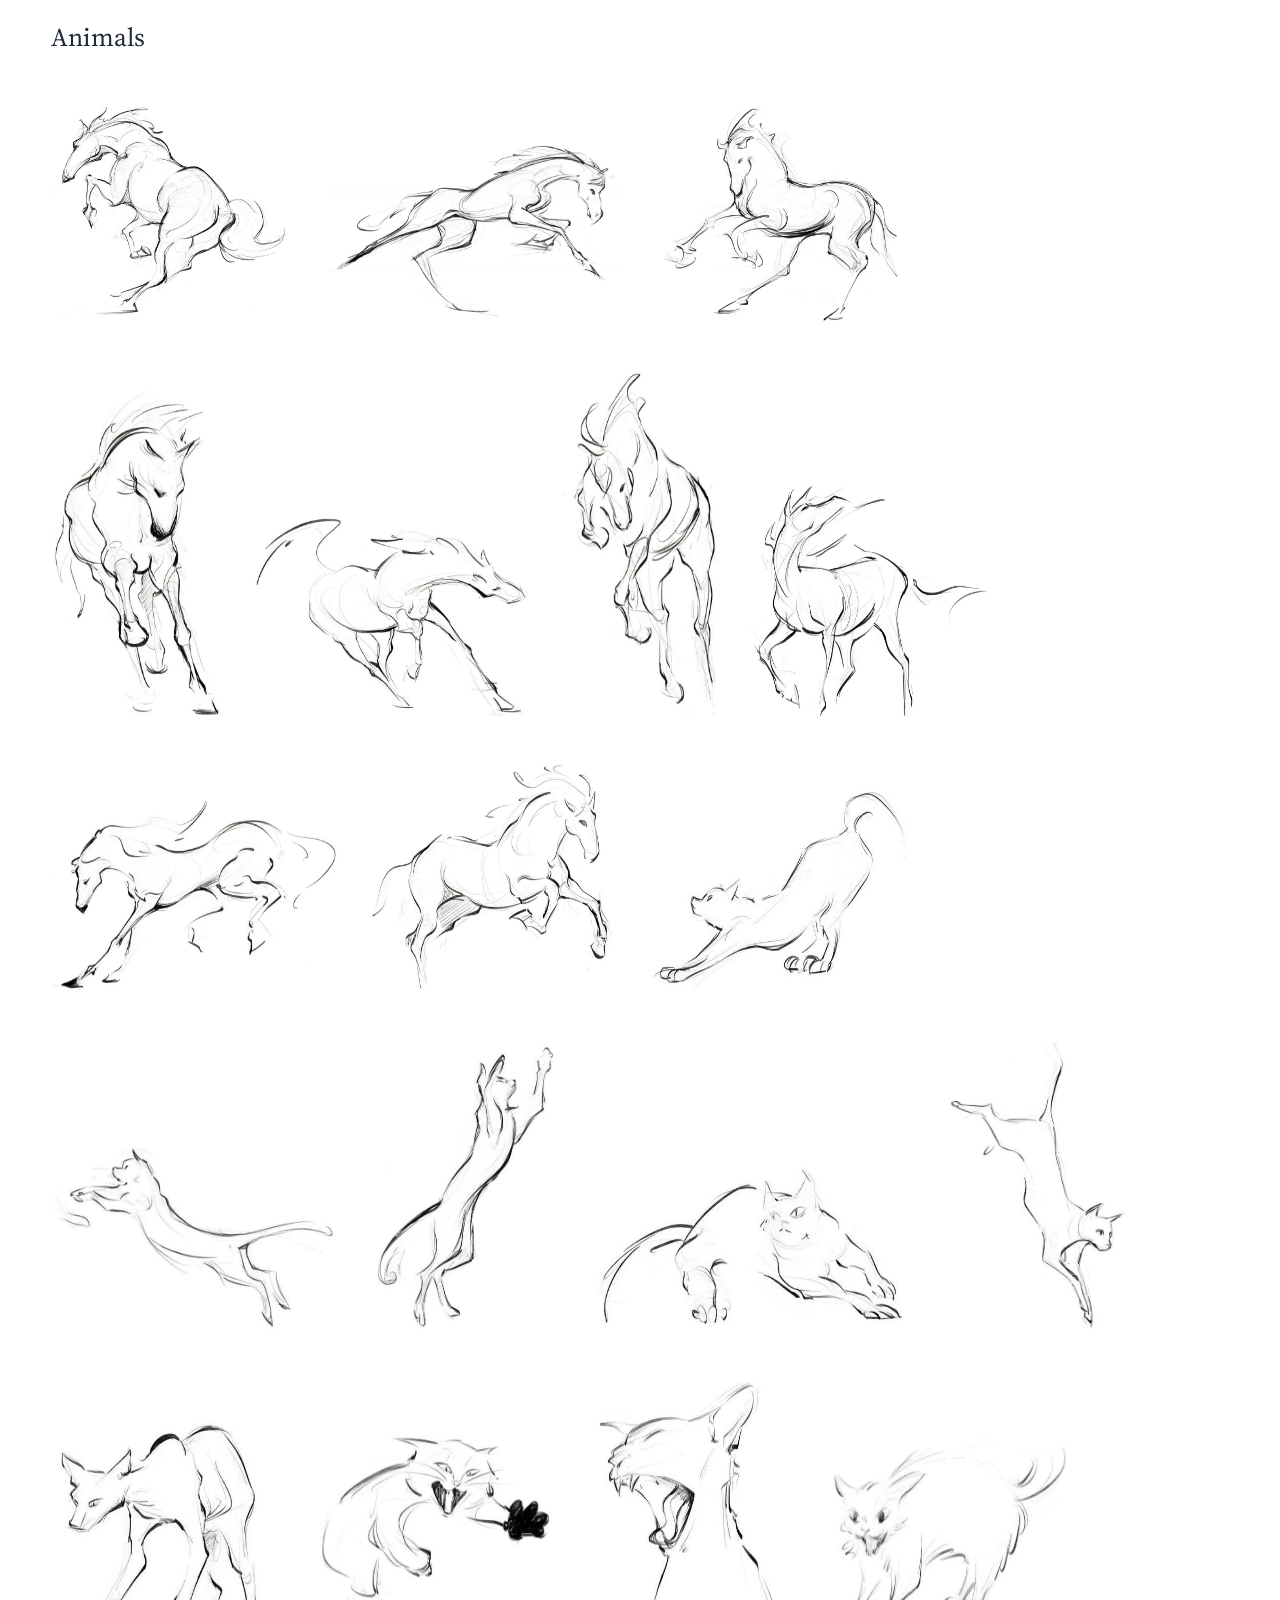
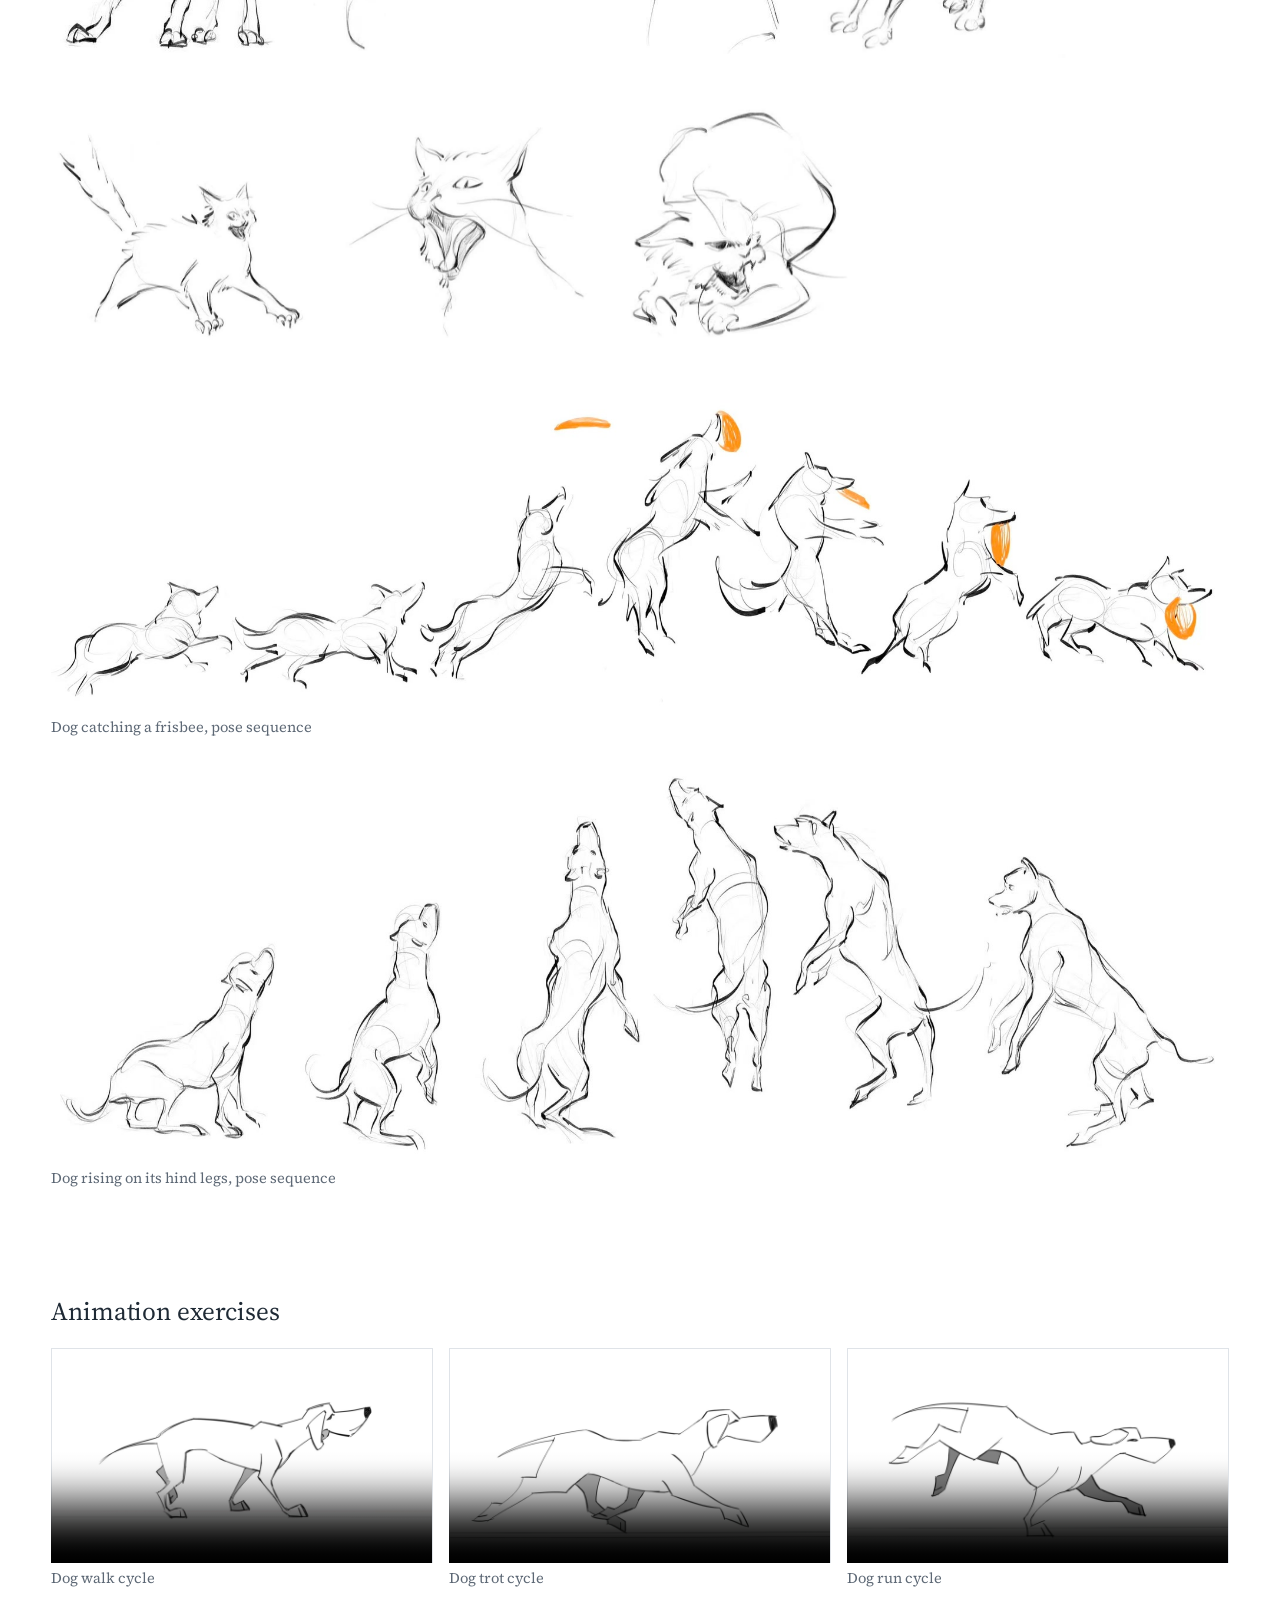
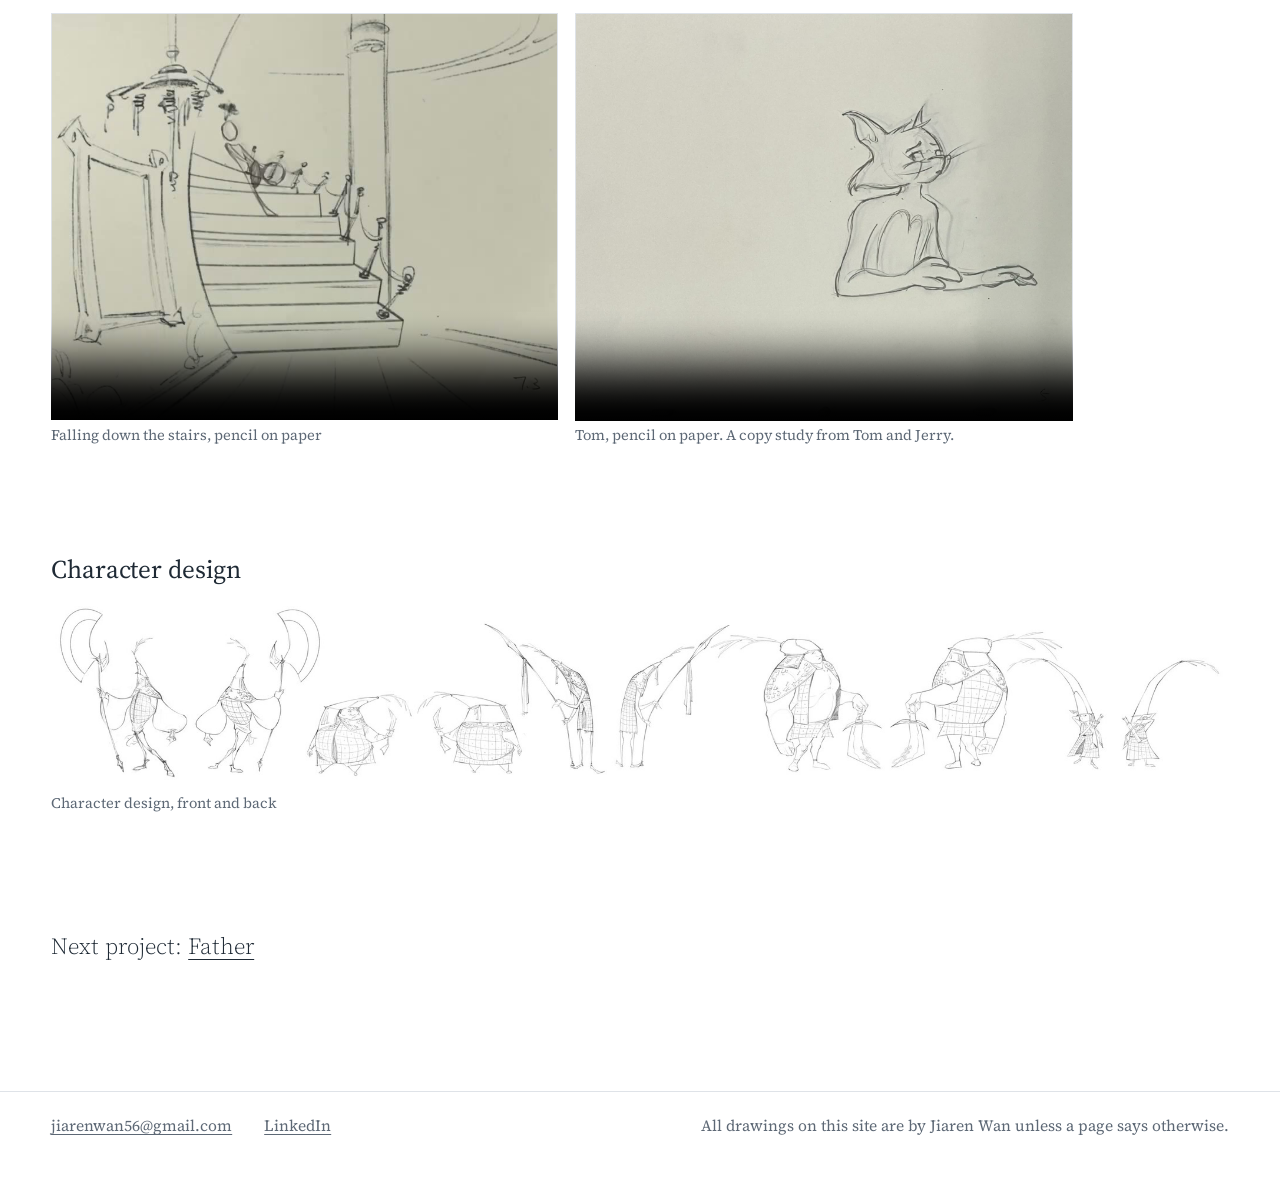
<file: sketchbook.html>
<!doctype html>
<html lang="en">
<head>
<meta charset="utf-8">
<meta name="viewport" content="width=device-width, initial-scale=1">
<title>Sketchbook · Jiaren Wan</title>
<meta name="description" content="Gesture, figures, animals and a few animation exercises.">
<meta property="og:title" content="Sketchbook · Jiaren Wan">
<meta property="og:description" content="Gesture, figures, animals and a few animation exercises.">
<meta property="og:type" content="website">
<link rel="canonical" href="https://jiarenwan.art/sketchbook.html">
<meta property="og:url" content="https://jiarenwan.art/sketchbook.html">
<meta property="og:image" content="https://jiarenwan.art/media/father-poses-2000.jpg">
<meta name="twitter:card" content="summary_large_image">
<link rel="icon" href="data:image/svg+xml,%3Csvg xmlns='http://www.w3.org/2000/svg' viewBox='0 0 32 32'%3E%3Crect width='32' height='32' fill='%231f2a35'/%3E%3Ccircle cx='16' cy='16' r='5' fill='%23c0392b'/%3E%3C/svg%3E">
<link rel="preconnect" href="https://fonts.googleapis.com">
<link rel="preconnect" href="https://fonts.gstatic.com" crossorigin>
<link rel="stylesheet" href="https://fonts.googleapis.com/css2?family=Noto+Serif+SC:wght@400;500&family=Source+Serif+4:ital,opsz,wght@0,8..60,300..600;1,8..60,300..600&display=swap">
<link rel="stylesheet" href="assets/site.css?v=8bab3e4b">
</head>
<body style="--echo:#a8873a">
<a class="skip" href="#main">Skip to the work</a>
<header class="site-head">
  <a class="site-name" href="index.html">Jiaren Wan<span class="zh" lang="zh-Hans">家任</span></a>
  <nav class="site-nav" aria-label="Sections"><a href="index.html">Work</a><a href="story.html">Story</a><a href="visdev.html">Visual development</a><a href="about.html">About</a></nav>
</header>
<main id="main">
<article class="project">
<header class="project-head">
  <div class="project-title">
    <h1>Sketchbook</h1>
    
  </div>
  <div class="project-say">
    <p class="lead">Gesture, figures, animals and a few animation exercises.</p>
    
    
  </div>
</header>
<section class="block"><h2>Gesture</h2>
<div class="flow"><figure class="item on-paper" style="--r:0.4694;--k:0.6851"><a class="zoom" href="media/sketch-02-2000.jpg" data-cap=""><img src="media/sketch-02-900.jpg" srcset="media/sketch-02-900.jpg 900w, media/sketch-02-2000.jpg 1182w" sizes="(min-width: 720px) 22vw, 46vw" width="1182" height="2518" alt="Figure sketch" loading="lazy" decoding="async"></a></figure><figure class="item on-paper" style="--r:0.6502;--k:0.8064"><a class="zoom" href="media/sketch-07-2000.jpg" data-cap=""><img src="media/sketch-07-900.jpg" srcset="media/sketch-07-900.jpg 900w, media/sketch-07-2000.jpg 1610w" sizes="(min-width: 720px) 22vw, 46vw" width="1610" height="2476" alt="Figure sketch" loading="lazy" decoding="async"></a></figure><figure class="item on-paper" style="--r:0.6713;--k:0.8193"><a class="zoom" href="media/sketch-08-2000.jpg" data-cap=""><img src="media/sketch-08-900.jpg" srcset="media/sketch-08-900.jpg 900w, media/sketch-08-2000.jpg 1650w" sizes="(min-width: 720px) 22vw, 46vw" width="1650" height="2458" alt="Figure sketch" loading="lazy" decoding="async"></a></figure><figure class="item on-paper" style="--r:0.8044;--k:0.8969"><a class="zoom" href="media/sketch-09-2000.jpg" data-cap=""><img src="media/sketch-09-900.jpg" srcset="media/sketch-09-900.jpg 900w, media/sketch-09-2000.jpg 1596w" sizes="(min-width: 720px) 22vw, 46vw" width="1596" height="1984" alt="Figure sketch" loading="lazy" decoding="async"></a></figure><figure class="item on-paper" style="--r:1.0032;--k:1.0016"><a class="zoom" href="media/sketch-10-2000.jpg" data-cap=""><img src="media/sketch-10-900.jpg" srcset="media/sketch-10-900.jpg 900w, media/sketch-10-2000.jpg 1902w" sizes="(min-width: 720px) 22vw, 46vw" width="1902" height="1896" alt="Figure sketch" loading="lazy" decoding="async"></a></figure><figure class="item on-paper" style="--r:0.7926;--k:0.8903"><a class="zoom" href="media/sketch-11-2000.jpg" data-cap=""><img src="media/sketch-11-900.jpg" srcset="media/sketch-11-900.jpg 900w, media/sketch-11-2000.jpg 1934w" sizes="(min-width: 720px) 22vw, 46vw" width="1934" height="2440" alt="Figure sketch" loading="lazy" decoding="async"></a></figure><figure class="item on-paper" style="--r:0.7469;--k:0.8642"><a class="zoom" href="media/sketch-12-2000.jpg" data-cap=""><img src="media/sketch-12-900.jpg" srcset="media/sketch-12-900.jpg 900w, media/sketch-12-2000.jpg 1694w" sizes="(min-width: 720px) 22vw, 46vw" width="1694" height="2268" alt="Figure sketch" loading="lazy" decoding="async"></a></figure><figure class="item on-paper" style="--r:1.0610;--k:1.0300"><a class="zoom" href="media/sketch-13-2000.jpg" data-cap=""><img src="media/sketch-13-900.jpg" srcset="media/sketch-13-900.jpg 900w, media/sketch-13-2000.jpg 1984w" sizes="(min-width: 720px) 22vw, 46vw" width="1984" height="1870" alt="Figure sketch" loading="lazy" decoding="async"></a></figure><figure class="item on-paper" style="--r:0.6749;--k:0.8215"><a class="zoom" href="media/sketch-14-2000.jpg" data-cap=""><img src="media/sketch-14-900.jpg" srcset="media/sketch-14-900.jpg 900w, media/sketch-14-2000.jpg 1524w" sizes="(min-width: 720px) 22vw, 46vw" width="1524" height="2258" alt="Figure sketch" loading="lazy" decoding="async"></a></figure></div>
</section>
<section class="block"><h2>Tone studies</h2>
<div class="flow"><figure class="item on-paper" style="--r:0.6648;--k:0.8154"><a class="zoom" href="media/sketch-06-2000.jpg" data-cap=""><img src="media/sketch-06-900.jpg" srcset="media/sketch-06-900.jpg 900w, media/sketch-06-2000.jpg 1678w" sizes="(min-width: 720px) 22vw, 46vw" width="1678" height="2524" alt="Figure sketch" loading="lazy" decoding="async"></a></figure><figure class="item on-paper" style="--r:0.6130;--k:0.7830"><a class="zoom" href="media/sketch-05-2000.jpg" data-cap=""><img src="media/sketch-05-900.jpg" srcset="media/sketch-05-900.jpg 900w, media/sketch-05-2000.jpg 1524w" sizes="(min-width: 720px) 22vw, 46vw" width="1524" height="2486" alt="Figure sketch" loading="lazy" decoding="async"></a></figure><figure class="item on-paper" style="--r:0.7460;--k:0.8637"><a class="zoom" href="media/sketch-04-2000.jpg" data-cap=""><img src="media/sketch-04-900.jpg" srcset="media/sketch-04-900.jpg 900w, media/sketch-04-2000.jpg 1668w" sizes="(min-width: 720px) 22vw, 46vw" width="1668" height="2236" alt="Figure sketch" loading="lazy" decoding="async"></a></figure><figure class="item on-paper" style="--r:0.8353;--k:0.9139"><a class="zoom" href="media/sketch-03-2000.jpg" data-cap=""><img src="media/sketch-03-900.jpg" srcset="media/sketch-03-900.jpg 900w, media/sketch-03-2000.jpg 1866w" sizes="(min-width: 720px) 22vw, 46vw" width="1866" height="2234" alt="Figure sketch" loading="lazy" decoding="async"></a></figure><figure class="item on-paper" style="--r:0.9000;--k:0.9487"><a class="zoom" href="media/sketch-01-2000.jpg" data-cap=""><img src="media/sketch-01-900.jpg" srcset="media/sketch-01-900.jpg 900w, media/sketch-01-2000.jpg 2000w" sizes="(min-width: 720px) 22vw, 46vw" width="2016" height="2240" alt="Figure sketch" loading="lazy" decoding="async"></a></figure></div>
</section>
<section class="block"><h2>People</h2>
<div class="flow"><figure class="item" style="--r:1.3033;--k:1.1416"><a class="zoom" href="media/people-b-01-2000.jpg" data-cap=""><img src="media/people-b-01-900.jpg" srcset="media/people-b-01-900.jpg 900w, media/people-b-01-2000.jpg 2000w" sizes="(min-width: 720px) 22vw, 46vw" width="2037" height="1563" alt="Person sketched in two tones" loading="lazy" decoding="async"></a></figure><figure class="item" style="--r:0.7121;--k:0.8438"><a class="zoom" href="media/people-b-02-2000.jpg" data-cap=""><img src="media/people-b-02-900.jpg" srcset="media/people-b-02-900.jpg 900w, media/people-b-02-2000.jpg 1338w" sizes="(min-width: 720px) 22vw, 46vw" width="1338" height="1879" alt="Person sketched in two tones" loading="lazy" decoding="async"></a></figure><figure class="item" style="--r:0.6895;--k:0.8304"><a class="zoom" href="media/people-b-03-2000.jpg" data-cap=""><img src="media/people-b-03-900.jpg" srcset="media/people-b-03-900.jpg 900w, media/people-b-03-2000.jpg 1517w" sizes="(min-width: 720px) 22vw, 46vw" width="1517" height="2200" alt="Person sketched in two tones" loading="lazy" decoding="async"></a></figure><figure class="item" style="--r:0.5850;--k:0.7649"><a class="zoom" href="media/people-b-04-2000.jpg" data-cap=""><img src="media/people-b-04-900.jpg" srcset="media/people-b-04-900.jpg 900w, media/people-b-04-2000.jpg 1287w" sizes="(min-width: 720px) 22vw, 46vw" width="1287" height="2200" alt="Person sketched in two tones" loading="lazy" decoding="async"></a></figure><figure class="item" style="--r:0.7168;--k:0.8467"><a class="zoom" href="media/people-b-05-2000.jpg" data-cap=""><img src="media/people-b-05-900.jpg" srcset="media/people-b-05-900.jpg 900w, media/people-b-05-2000.jpg 1577w" sizes="(min-width: 720px) 22vw, 46vw" width="1577" height="2200" alt="Person sketched in two tones" loading="lazy" decoding="async"></a></figure><figure class="item" style="--r:0.9127;--k:0.9554"><a class="zoom" href="media/people-b-06-2000.jpg" data-cap=""><img src="media/people-b-06-900.jpg" srcset="media/people-b-06-900.jpg 900w, media/people-b-06-2000.jpg 2000w" sizes="(min-width: 720px) 22vw, 46vw" width="2008" height="2200" alt="Person sketched in two tones" loading="lazy" decoding="async"></a></figure><figure class="item" style="--r:0.8150;--k:0.9028"><a class="zoom" href="media/people-b-07-2000.jpg" data-cap=""><img src="media/people-b-07-900.jpg" srcset="media/people-b-07-900.jpg 900w, media/people-b-07-2000.jpg 1793w" sizes="(min-width: 720px) 22vw, 46vw" width="1793" height="2200" alt="Person sketched in two tones" loading="lazy" decoding="async"></a></figure><figure class="item" style="--r:0.6805;--k:0.8249"><a class="zoom" href="media/people-b-08-2000.jpg" data-cap=""><img src="media/people-b-08-900.jpg" srcset="media/people-b-08-900.jpg 900w, media/people-b-08-2000.jpg 1497w" sizes="(min-width: 720px) 22vw, 46vw" width="1497" height="2200" alt="Person sketched in two tones" loading="lazy" decoding="async"></a></figure><figure class="item" style="--r:0.6836;--k:0.8268"><a class="zoom" href="media/people-a-01-2000.jpg" data-cap=""><img src="media/people-a-01-900.jpg" srcset="media/people-a-01-900.jpg 900w, media/people-a-01-2000.jpg 1504w" sizes="(min-width: 720px) 22vw, 46vw" width="1504" height="2200" alt="Person sketched in pencil" loading="lazy" decoding="async"></a></figure><figure class="item" style="--r:0.8132;--k:0.9018"><a class="zoom" href="media/people-a-02-2000.jpg" data-cap=""><img src="media/people-a-02-900.jpg" srcset="media/people-a-02-900.jpg 900w, media/people-a-02-2000.jpg 1789w" sizes="(min-width: 720px) 22vw, 46vw" width="1789" height="2200" alt="Person sketched in pencil" loading="lazy" decoding="async"></a></figure><figure class="item" style="--r:1.0939;--k:1.0459"><a class="zoom" href="media/people-a-03-2000.jpg" data-cap=""><img src="media/people-a-03-900.jpg" srcset="media/people-a-03-900.jpg 900w, media/people-a-03-2000.jpg 1689w" sizes="(min-width: 720px) 22vw, 46vw" width="1689" height="1544" alt="Person sketched in pencil" loading="lazy" decoding="async"></a></figure><figure class="item" style="--r:0.6823;--k:0.8260"><a class="zoom" href="media/people-a-04-2000.jpg" data-cap=""><img src="media/people-a-04-900.jpg" srcset="media/people-a-04-900.jpg 900w, media/people-a-04-2000.jpg 1501w" sizes="(min-width: 720px) 22vw, 46vw" width="1501" height="2200" alt="Person sketched in pencil" loading="lazy" decoding="async"></a></figure><figure class="item" style="--r:0.5118;--k:0.7154"><a class="zoom" href="media/people-a-05-2000.jpg" data-cap=""><img src="media/people-a-05-900.jpg" srcset="media/people-a-05-900.jpg 900w, media/people-a-05-2000.jpg 1126w" sizes="(min-width: 720px) 22vw, 46vw" width="1126" height="2200" alt="Person sketched in pencil" loading="lazy" decoding="async"></a></figure><figure class="item" style="--r:1.0379;--k:1.0188"><a class="zoom" href="media/people-a-06-2000.jpg" data-cap=""><img src="media/people-a-06-900.jpg" srcset="media/people-a-06-900.jpg 900w, media/people-a-06-2000.jpg 2000w" sizes="(min-width: 720px) 22vw, 46vw" width="2001" height="1928" alt="Person sketched in pencil" loading="lazy" decoding="async"></a></figure><figure class="item" style="--r:0.7802;--k:0.8833"><a class="zoom" href="media/people-a-07-2000.jpg" data-cap=""><img src="media/people-a-07-900.jpg" srcset="media/people-a-07-900.jpg 900w, media/people-a-07-2000.jpg 1597w" sizes="(min-width: 720px) 22vw, 46vw" width="1597" height="2047" alt="Person sketched in pencil" loading="lazy" decoding="async"></a></figure><figure class="item" style="--r:0.5405;--k:0.7352"><a class="zoom" href="media/people-a-08-2000.jpg" data-cap=""><img src="media/people-a-08-900.jpg" srcset="media/people-a-08-900.jpg 900w, media/people-a-08-2000.jpg 1189w" sizes="(min-width: 720px) 22vw, 46vw" width="1189" height="2200" alt="Person sketched in pencil" loading="lazy" decoding="async"></a></figure><figure class="item" style="--r:0.6618;--k:0.8135"><a class="zoom" href="media/people-a-09-2000.jpg" data-cap=""><img src="media/people-a-09-900.jpg" srcset="media/people-a-09-900.jpg 900w, media/people-a-09-2000.jpg 1456w" sizes="(min-width: 720px) 22vw, 46vw" width="1456" height="2200" alt="Person sketched in pencil" loading="lazy" decoding="async"></a></figure></div>
</section>
<section class="block"><h2>Figures</h2>
<div class="flow"><figure class="item" style="--r:0.5465;--k:0.7393"><a class="zoom" href="media/figure-01-2000.jpg" data-cap=""><img src="media/figure-01-900.jpg" srcset="media/figure-01-900.jpg 900w, media/figure-01-2000.jpg 963w" sizes="(min-width: 720px) 22vw, 46vw" width="963" height="1762" alt="Figure drawing" loading="lazy" decoding="async"></a></figure><figure class="item" style="--r:0.4591;--k:0.6776"><a class="zoom" href="media/figure-02-2000.jpg" data-cap=""><img src="media/figure-02-900.jpg" srcset="media/figure-02-900.jpg 900w, media/figure-02-2000.jpg 1010w" sizes="(min-width: 720px) 22vw, 46vw" width="1010" height="2200" alt="Figure drawing" loading="lazy" decoding="async"></a></figure><figure class="item" style="--r:0.7037;--k:0.8388"><a class="zoom" href="media/figure-03-2000.jpg" data-cap=""><img src="media/figure-03-900.jpg" srcset="media/figure-03-900.jpg 900w, media/figure-03-2000.jpg 1344w" sizes="(min-width: 720px) 22vw, 46vw" width="1344" height="1910" alt="Figure drawing" loading="lazy" decoding="async"></a></figure><figure class="item" style="--r:0.6753;--k:0.8218"><a class="zoom" href="media/figure-04-2000.jpg" data-cap=""><img src="media/figure-04-900.jpg" srcset="media/figure-04-900.jpg 900w, media/figure-04-2000.jpg 1329w" sizes="(min-width: 720px) 22vw, 46vw" width="1329" height="1968" alt="Figure drawing" loading="lazy" decoding="async"></a></figure><figure class="item" style="--r:0.5524;--k:0.7433"><a class="zoom" href="media/figure-05-2000.jpg" data-cap=""><img src="media/figure-05-900.jpg" srcset="media/figure-05-900.jpg 900w, media/figure-05-2000.jpg 1175w" sizes="(min-width: 720px) 22vw, 46vw" width="1175" height="2127" alt="Figure drawing" loading="lazy" decoding="async"></a></figure><figure class="item" style="--r:0.6118;--k:0.7822"><a class="zoom" href="media/figure-06-2000.jpg" data-cap=""><img src="media/figure-06-900.jpg" srcset="media/figure-06-900.jpg 900w, media/figure-06-2000.jpg 1346w" sizes="(min-width: 720px) 22vw, 46vw" width="1346" height="2200" alt="Figure drawing" loading="lazy" decoding="async"></a></figure><figure class="item" style="--r:0.8553;--k:0.9248"><a class="zoom" href="media/figure-07-2000.jpg" data-cap=""><img src="media/figure-07-900.jpg" srcset="media/figure-07-900.jpg 900w, media/figure-07-2000.jpg 1561w" sizes="(min-width: 720px) 22vw, 46vw" width="1561" height="1825" alt="Figure drawing" loading="lazy" decoding="async"></a></figure><figure class="item" style="--r:0.7851;--k:0.8860"><a class="zoom" href="media/figure-08-2000.jpg" data-cap=""><img src="media/figure-08-900.jpg" srcset="media/figure-08-900.jpg 900w, media/figure-08-2000.jpg 1450w" sizes="(min-width: 720px) 22vw, 46vw" width="1450" height="1847" alt="Figure drawing" loading="lazy" decoding="async"></a></figure><figure class="item" style="--r:0.6509;--k:0.8068"><a class="zoom" href="media/figure-09-2000.jpg" data-cap=""><img src="media/figure-09-900.jpg" srcset="media/figure-09-900.jpg 900w, media/figure-09-2000.jpg 1212w" sizes="(min-width: 720px) 22vw, 46vw" width="1212" height="1862" alt="Figure drawing" loading="lazy" decoding="async"></a></figure><figure class="item" style="--r:0.7541;--k:0.8684"><a class="zoom" href="media/figure-10-2000.jpg" data-cap=""><img src="media/figure-10-900.jpg" srcset="media/figure-10-900.jpg 900w, media/figure-10-2000.jpg 1659w" sizes="(min-width: 720px) 22vw, 46vw" width="1659" height="2200" alt="Figure drawing" loading="lazy" decoding="async"></a></figure><figure class="item" style="--r:0.7557;--k:0.8693"><a class="zoom" href="media/figure-11-2000.jpg" data-cap=""><img src="media/figure-11-900.jpg" srcset="media/figure-11-900.jpg 900w, media/figure-11-2000.jpg 1503w" sizes="(min-width: 720px) 22vw, 46vw" width="1503" height="1989" alt="Figure drawing" loading="lazy" decoding="async"></a></figure><figure class="item" style="--r:0.4414;--k:0.6644"><a class="zoom" href="media/clothed-01-2000.jpg" data-cap=""><img src="media/clothed-01-900.jpg" srcset="media/clothed-01-900.jpg 900w, media/clothed-01-2000.jpg 971w" sizes="(min-width: 720px) 22vw, 46vw" width="971" height="2200" alt="Clothed figure" loading="lazy" decoding="async"></a></figure><figure class="item" style="--r:0.6748;--k:0.8214"><a class="zoom" href="media/clothed-02-2000.jpg" data-cap=""><img src="media/clothed-02-900.jpg" srcset="media/clothed-02-900.jpg 900w, media/clothed-02-2000.jpg 1222w" sizes="(min-width: 720px) 22vw, 46vw" width="1222" height="1811" alt="Clothed figure" loading="lazy" decoding="async"></a></figure><figure class="item" style="--r:0.7525;--k:0.8674"><a class="zoom" href="media/clothed-03-2000.jpg" data-cap=""><img src="media/clothed-03-900.jpg" srcset="media/clothed-03-900.jpg 900w, media/clothed-03-2000.jpg 1225w" sizes="(min-width: 720px) 22vw, 46vw" width="1225" height="1628" alt="Clothed figure" loading="lazy" decoding="async"></a></figure><figure class="item" style="--r:0.4328;--k:0.6579"><a class="zoom" href="media/clothed-04-2000.jpg" data-cap=""><img src="media/clothed-04-900.jpg" srcset="media/clothed-04-900.jpg 795w, media/clothed-04-2000.jpg 795w" sizes="(min-width: 720px) 22vw, 46vw" width="795" height="1837" alt="Clothed figure" loading="lazy" decoding="async"></a></figure><figure class="item" style="--r:0.4668;--k:0.6833"><a class="zoom" href="media/clothed-05-2000.jpg" data-cap=""><img src="media/clothed-05-900.jpg" srcset="media/clothed-05-900.jpg 859w, media/clothed-05-2000.jpg 859w" sizes="(min-width: 720px) 22vw, 46vw" width="859" height="1840" alt="Clothed figure" loading="lazy" decoding="async"></a></figure></div>
</section>
<section class="block"><h2>Animals</h2>
<div class="flow"><figure class="item" style="--r:1.0692;--k:1.0340"><a class="zoom" href="media/horse-01-2000.jpg" data-cap=""><img src="media/horse-01-900.jpg" srcset="media/horse-01-900.jpg 900w, media/horse-01-2000.jpg 2000w" sizes="(min-width: 720px) 22vw, 46vw" width="2101" height="1965" alt="Horse sketch" loading="lazy" decoding="async"></a></figure><figure class="item" style="--r:1.5645;--k:1.2508"><a class="zoom" href="media/horse-02-2000.jpg" data-cap=""><img src="media/horse-02-900.jpg" srcset="media/horse-02-900.jpg 900w, media/horse-02-2000.jpg 2000w" sizes="(min-width: 720px) 22vw, 46vw" width="2888" height="1846" alt="Horse sketch" loading="lazy" decoding="async"></a></figure><figure class="item" style="--r:1.1515;--k:1.0731"><a class="zoom" href="media/horse-03-2000.jpg" data-cap=""><img src="media/horse-03-900.jpg" srcset="media/horse-03-900.jpg 900w, media/horse-03-2000.jpg 2000w" sizes="(min-width: 720px) 22vw, 46vw" width="2356" height="2046" alt="Horse sketch" loading="lazy" decoding="async"></a></figure><figure class="item" style="--r:0.8964;--k:0.9468"><a class="zoom" href="media/horse-04-2000.jpg" data-cap=""><img src="media/horse-04-900.jpg" srcset="media/horse-04-900.jpg 900w, media/horse-04-2000.jpg 1834w" sizes="(min-width: 720px) 22vw, 46vw" width="1834" height="2046" alt="Horse sketch" loading="lazy" decoding="async"></a></figure><figure class="item" style="--r:0.5241;--k:0.7240"><a class="zoom" href="media/horse-05-2000.jpg" data-cap=""><img src="media/horse-05-900.jpg" srcset="media/horse-05-900.jpg 532w, media/horse-05-2000.jpg 532w" sizes="(min-width: 720px) 22vw, 46vw" width="532" height="1015" alt="Horse sketch" loading="lazy" decoding="async"></a></figure><figure class="item" style="--r:1.3525;--k:1.1630"><a class="zoom" href="media/horse-06-2000.jpg" data-cap=""><img src="media/horse-06-900.jpg" srcset="media/horse-06-900.jpg 900w, media/horse-06-2000.jpg 1013w" sizes="(min-width: 720px) 22vw, 46vw" width="1013" height="749" alt="Horse sketch" loading="lazy" decoding="async"></a></figure><figure class="item" style="--r:0.4589;--k:0.6774"><a class="zoom" href="media/horse-07-2000.jpg" data-cap=""><img src="media/horse-07-900.jpg" srcset="media/horse-07-900.jpg 474w, media/horse-07-2000.jpg 474w" sizes="(min-width: 720px) 22vw, 46vw" width="474" height="1033" alt="Horse sketch" loading="lazy" decoding="async"></a></figure><figure class="item" style="--r:1.0098;--k:1.0049"><a class="zoom" href="media/horse-08-2000.jpg" data-cap=""><img src="media/horse-08-900.jpg" srcset="media/horse-08-900.jpg 900w, media/horse-08-2000.jpg 1029w" sizes="(min-width: 720px) 22vw, 46vw" width="1029" height="1019" alt="Horse sketch" loading="lazy" decoding="async"></a></figure><figure class="item" style="--r:1.4747;--k:1.2144"><a class="zoom" href="media/horse-09-2000.jpg" data-cap=""><img src="media/horse-09-900.jpg" srcset="media/horse-09-900.jpg 900w, media/horse-09-2000.jpg 1050w" sizes="(min-width: 720px) 22vw, 46vw" width="1050" height="712" alt="Horse sketch" loading="lazy" decoding="async"></a></figure><figure class="item" style="--r:1.0649;--k:1.0320"><a class="zoom" href="media/horse-10-2000.jpg" data-cap=""><img src="media/horse-10-900.jpg" srcset="media/horse-10-900.jpg 900w, media/horse-10-2000.jpg 1017w" sizes="(min-width: 720px) 22vw, 46vw" width="1017" height="955" alt="Horse sketch" loading="lazy" decoding="async"></a></figure><figure class="item" style="--r:1.2822;--k:1.1323"><a class="zoom" href="media/cat-a-01-2000.jpg" data-cap=""><img src="media/cat-a-01-900.jpg" srcset="media/cat-a-01-900.jpg 518w, media/cat-a-01-2000.jpg 518w" sizes="(min-width: 720px) 22vw, 46vw" width="518" height="404" alt="Cat sketch" loading="lazy" decoding="async"></a></figure><figure class="item" style="--r:1.4844;--k:1.2184"><a class="zoom" href="media/cat-a-02-2000.jpg" data-cap=""><img src="media/cat-a-02-900.jpg" srcset="media/cat-a-02-900.jpg 668w, media/cat-a-02-2000.jpg 668w" sizes="(min-width: 720px) 22vw, 46vw" width="668" height="450" alt="Cat sketch" loading="lazy" decoding="async"></a></figure><figure class="item" style="--r:0.6439;--k:0.8025"><a class="zoom" href="media/cat-a-03-2000.jpg" data-cap=""><img src="media/cat-a-03-900.jpg" srcset="media/cat-a-03-900.jpg 425w, media/cat-a-03-2000.jpg 425w" sizes="(min-width: 720px) 22vw, 46vw" width="425" height="660" alt="Cat sketch" loading="lazy" decoding="async"></a></figure><figure class="item" style="--r:1.8333;--k:1.3540"><a class="zoom" href="media/cat-a-04-2000.jpg" data-cap=""><img src="media/cat-a-04-900.jpg" srcset="media/cat-a-04-900.jpg 528w, media/cat-a-04-2000.jpg 528w" sizes="(min-width: 720px) 22vw, 46vw" width="528" height="288" alt="Cat sketch" loading="lazy" decoding="async"></a></figure><figure class="item" style="--r:0.6285;--k:0.7928"><a class="zoom" href="media/cat-a-05-2000.jpg" data-cap=""><img src="media/cat-a-05-900.jpg" srcset="media/cat-a-05-900.jpg 445w, media/cat-a-05-2000.jpg 445w" sizes="(min-width: 720px) 22vw, 46vw" width="445" height="708" alt="Cat sketch" loading="lazy" decoding="async"></a></figure><figure class="item" style="--r:0.9506;--k:0.9750"><a class="zoom" href="media/cat-a-06-2000.jpg" data-cap=""><img src="media/cat-a-06-900.jpg" srcset="media/cat-a-06-900.jpg 404w, media/cat-a-06-2000.jpg 404w" sizes="(min-width: 720px) 22vw, 46vw" width="404" height="425" alt="Cat sketch" loading="lazy" decoding="async"></a></figure><figure class="item" style="--r:1.0721;--k:1.0354"><a class="zoom" href="media/cat-b-01-2000.jpg" data-cap=""><img src="media/cat-b-01-900.jpg" srcset="media/cat-b-01-900.jpg 565w, media/cat-b-01-2000.jpg 565w" sizes="(min-width: 720px) 22vw, 46vw" width="565" height="527" alt="Cat sketch" loading="lazy" decoding="async"></a></figure><figure class="item" style="--r:0.7151;--k:0.8456"><a class="zoom" href="media/cat-b-02-2000.jpg" data-cap=""><img src="media/cat-b-02-900.jpg" srcset="media/cat-b-02-900.jpg 394w, media/cat-b-02-2000.jpg 394w" sizes="(min-width: 720px) 22vw, 46vw" width="394" height="551" alt="Cat sketch" loading="lazy" decoding="async"></a></figure><figure class="item" style="--r:1.1626;--k:1.0783"><a class="zoom" href="media/cat-b-03-2000.jpg" data-cap=""><img src="media/cat-b-03-900.jpg" srcset="media/cat-b-03-900.jpg 529w, media/cat-b-03-2000.jpg 529w" sizes="(min-width: 720px) 22vw, 46vw" width="529" height="455" alt="Cat sketch" loading="lazy" decoding="async"></a></figure><figure class="item" style="--r:1.2073;--k:1.0988"><a class="zoom" href="media/cat-b-04-2000.jpg" data-cap=""><img src="media/cat-b-04-900.jpg" srcset="media/cat-b-04-900.jpg 629w, media/cat-b-04-2000.jpg 629w" sizes="(min-width: 720px) 22vw, 46vw" width="629" height="521" alt="Cat sketch" loading="lazy" decoding="async"></a></figure><figure class="item" style="--r:1.1158;--k:1.0563"><a class="zoom" href="media/cat-b-05-2000.jpg" data-cap=""><img src="media/cat-b-05-900.jpg" srcset="media/cat-b-05-900.jpg 578w, media/cat-b-05-2000.jpg 578w" sizes="(min-width: 720px) 22vw, 46vw" width="578" height="518" alt="Cat sketch" loading="lazy" decoding="async"></a></figure><figure class="item" style="--r:0.9542;--k:0.9768"><a class="zoom" href="media/cat-b-06-2000.jpg" data-cap=""><img src="media/cat-b-06-900.jpg" srcset="media/cat-b-06-900.jpg 479w, media/cat-b-06-2000.jpg 479w" sizes="(min-width: 720px) 22vw, 46vw" width="479" height="502" alt="Cat sketch" loading="lazy" decoding="async"></a></figure></div>
<div class="row" style="--sum:3.770"><figure class="item on-paper" style="--r:3.7700"><a class="zoom" href="media/dog-frisbee-2000.jpg" data-cap="Dog catching a frisbee, pose sequence"><img src="media/dog-frisbee-900.jpg" srcset="media/dog-frisbee-900.jpg 900w, media/dog-frisbee-2000.jpg 2000w" sizes="(min-width: 720px) 100vw, 100vw" width="3212" height="852" alt="Dog catching a frisbee, pose sequence" loading="lazy" decoding="async"></a><figcaption>Dog catching a frisbee, pose sequence</figcaption></figure></div>
<div class="row" style="--sum:2.939"><figure class="item on-paper" style="--r:2.9388"><a class="zoom" href="media/dog-standing-up-2000.jpg" data-cap="Dog rising on its hind legs, pose sequence"><img src="media/dog-standing-up-900.jpg" srcset="media/dog-standing-up-900.jpg 900w, media/dog-standing-up-2000.jpg 2000w" sizes="(min-width: 720px) 100vw, 100vw" width="2498" height="850" alt="Dog rising on its hind legs, pose sequence" loading="lazy" decoding="async"></a><figcaption>Dog rising on its hind legs, pose sequence</figcaption></figure></div>
</section>
<section class="block"><h2>Animation exercises</h2>
<div class="row" style="--sum:5.333;--h:34vh"><figure class="item" style="--r:1.7778"><video controls muted loop playsinline preload="metadata" data-loop poster="media/dog-cycle1-poster.jpg" width="1920" height="1080" src="media/dog-cycle1.mp4"></video><figcaption>Dog walk cycle</figcaption></figure><figure class="item" style="--r:1.7778"><video controls muted loop playsinline preload="metadata" data-loop poster="media/dog-cycle2-poster.jpg" width="1920" height="1080" src="media/dog-cycle2.mp4"></video><figcaption>Dog trot cycle</figcaption></figure><figure class="item" style="--r:1.7778"><video controls muted loop playsinline preload="metadata" data-loop poster="media/dog-cycle3-poster.jpg" width="1920" height="1080" src="media/dog-cycle3.mp4"></video><figcaption>Dog run cycle</figcaption></figure></div>
<div class="row" style="--sum:2.467;--h:46vh"><figure class="item" style="--r:1.2444"><video controls muted loop playsinline preload="metadata" data-loop poster="media/paper-stairs-poster.jpg" width="896" height="720" src="media/paper-stairs.mp4"></video><figcaption>Falling down the stairs, pencil on paper</figcaption></figure><figure class="item" style="--r:1.2222"><video controls muted loop playsinline preload="metadata" data-loop poster="media/paper-tom-poster.jpg" width="1760" height="1440" src="media/paper-tom.mp4"></video><figcaption>Tom, pencil on paper. A copy study from Tom and Jerry.</figcaption></figure></div>
</section>
<section class="block"><h2>Character design</h2>
<div class="row" style="--sum:6.444"><figure class="item on-paper" style="--r:6.4439"><a class="zoom" href="media/char-lineup-2000.jpg" data-cap="Character design, front and back"><img src="media/char-lineup-900.jpg" srcset="media/char-lineup-900.jpg 900w, media/char-lineup-2000.jpg 2000w" sizes="(min-width: 720px) 100vw, 100vw" width="2526" height="392" alt="Character design, front and back" loading="lazy" decoding="async"></a><figcaption>Character design, front and back</figcaption></figure></div>
</section>

<p class="next">Next project: <a href="father.html">Father</a></p>
</article>
</main>
<footer class="site-foot">
  <p><a href="mailto:jiarenwan56@gmail.com">jiarenwan56@gmail.com</a></p>
  <p><a href="https://www.linkedin.com/in/jiaren-wan-829894432">LinkedIn</a></p>
  <p class="foot-note">All drawings on this site are by Jiaren Wan unless a page says otherwise.</p>
</footer>
<dialog class="viewer" aria-label="Image viewer">
  <button class="viewer-close" type="button">Close</button>
  <button class="viewer-prev" type="button" aria-label="Previous image">Previous</button>
  <div class="viewer-stage"><img alt=""></div>
  <button class="viewer-next" type="button" aria-label="Next image">Next</button>
  <p class="viewer-cap"></p>
</dialog>
<script src="assets/site.js?v=2f7d01b3" defer></script>
</body>
</html>
</file>
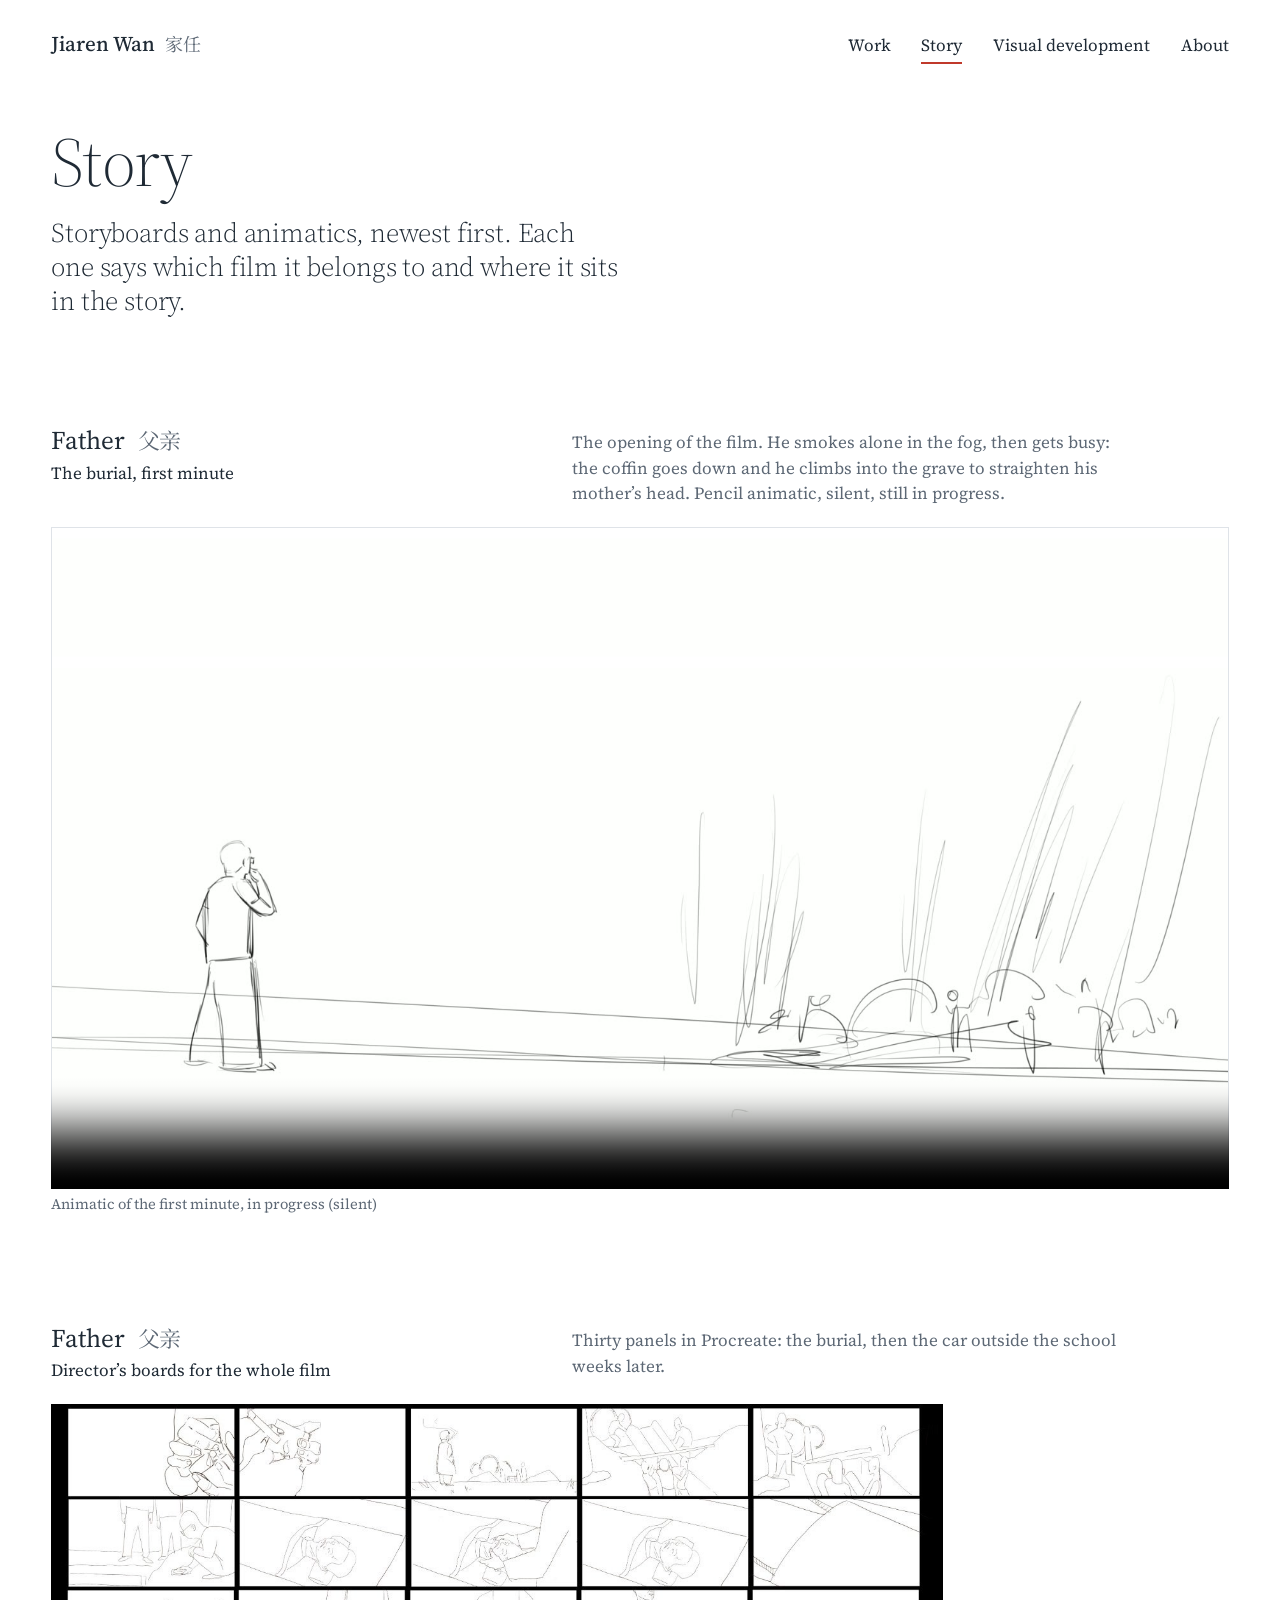
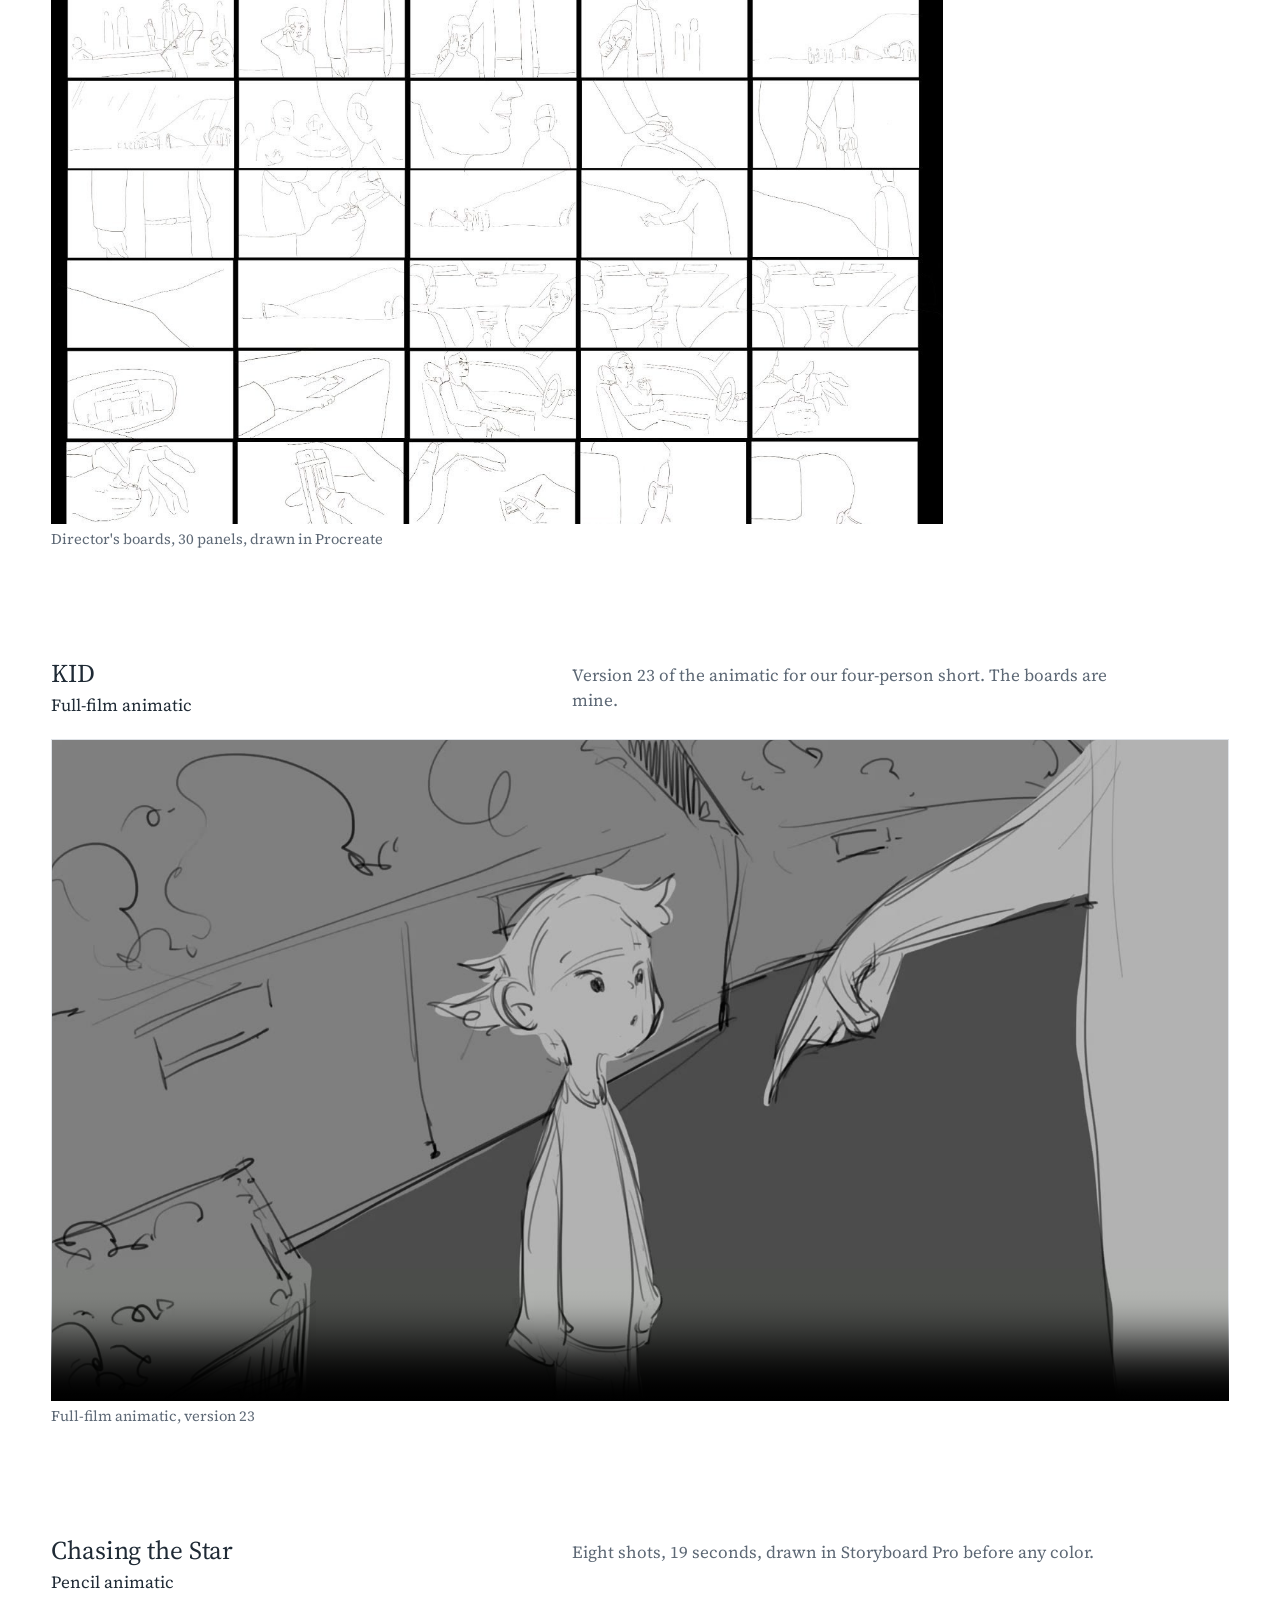
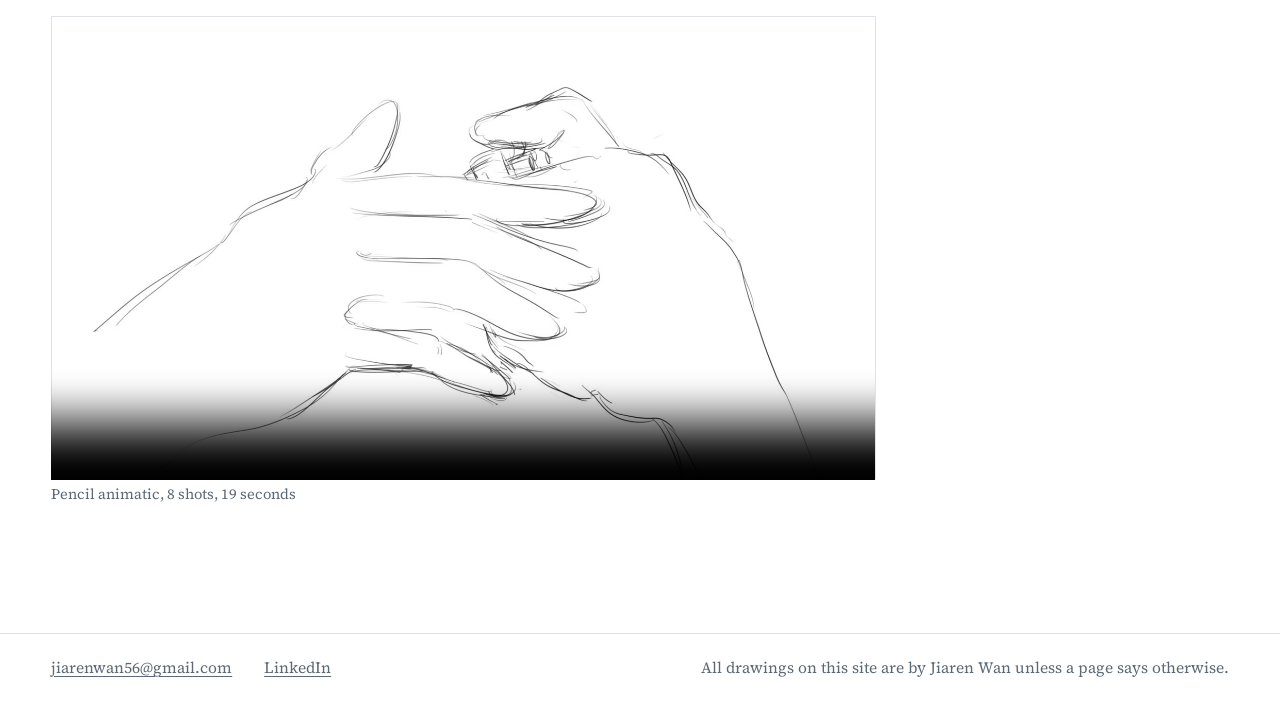
<file: story.html>
<!doctype html>
<html lang="en">
<head>
<meta charset="utf-8">
<meta name="viewport" content="width=device-width, initial-scale=1">
<title>Story · Jiaren Wan</title>
<meta name="description" content="Storyboards and animatics, newest first. Each one says which film it belongs to and where it sits in the story.">
<meta property="og:title" content="Story · Jiaren Wan">
<meta property="og:description" content="Storyboards and animatics, newest first. Each one says which film it belongs to and where it sits in the story.">
<meta property="og:type" content="website">
<link rel="canonical" href="https://jiarenwan.art/story.html">
<meta property="og:url" content="https://jiarenwan.art/story.html">
<meta property="og:image" content="https://jiarenwan.art/media/father-poses-2000.jpg">
<meta name="twitter:card" content="summary_large_image">
<link rel="icon" href="data:image/svg+xml,%3Csvg xmlns='http://www.w3.org/2000/svg' viewBox='0 0 32 32'%3E%3Crect width='32' height='32' fill='%231f2a35'/%3E%3Ccircle cx='16' cy='16' r='5' fill='%23c0392b'/%3E%3C/svg%3E">
<link rel="preconnect" href="https://fonts.googleapis.com">
<link rel="preconnect" href="https://fonts.gstatic.com" crossorigin>
<link rel="stylesheet" href="https://fonts.googleapis.com/css2?family=Noto+Serif+SC:wght@400;500&family=Source+Serif+4:ital,opsz,wght@0,8..60,300..600;1,8..60,300..600&display=swap">
<link rel="stylesheet" href="assets/site.css?v=8bab3e4b">
</head>
<body>
<a class="skip" href="#main">Skip to the work</a>
<header class="site-head">
  <a class="site-name" href="index.html">Jiaren Wan<span class="zh" lang="zh-Hans">家任</span></a>
  <nav class="site-nav" aria-label="Sections"><a href="index.html">Work</a><a href="story.html" aria-current="page">Story</a><a href="visdev.html">Visual development</a><a href="about.html">About</a></nav>
</header>
<main id="main">
<header class="page-head"><h1>Story</h1><p class="lead">Storyboards and animatics, newest first. Each one says which film it belongs to and where it sits in the story.</p></header>
<section class="block seq">
<div class="seq-head">
  <div>
    <h2><a href="father.html">Father<span class="zh" lang="zh-Hans">父亲</span></a></h2>
    <p class="seq-label">The burial, first minute</p>
  </div>
  <p class="note">The opening of the film. He smokes alone in the fog, then gets busy: the coffin goes down and he climbs into the grave to straighten his mother’s head. Pencil animatic, silent, still in progress.</p>
</div>
<div class="row" style="--sum:1.778"><figure class="item" style="--r:1.7778"><video controls playsinline preload="none" poster="media/father-animatic-poster.jpg" width="1920" height="1080" src="media/father-animatic.mp4"></video><figcaption>Animatic of the first minute, in progress (silent)</figcaption></figure></div>
</section>
<section class="block seq">
<div class="seq-head">
  <div>
    <h2><a href="father.html">Father<span class="zh" lang="zh-Hans">父亲</span></a></h2>
    <p class="seq-label">Director’s boards for the whole film</p>
  </div>
  <p class="note">Thirty panels in Procreate: the burial, then the car outside the school weeks later.</p>
</div>
<div class="row" style="--sum:1.239"><figure class="item" style="--r:1.2389"><a class="zoom" href="media/father-boards-2000.jpg" data-cap="Director's boards, 30 panels, drawn in Procreate"><img src="media/father-boards-900.jpg" srcset="media/father-boards-900.jpg 900w, media/father-boards-2000.jpg 1400w" sizes="(min-width: 720px) 100vw, 100vw" width="1400" height="1130" alt="Director's boards, 30 panels, drawn in Procreate" loading="lazy" decoding="async"></a><figcaption>Director's boards, 30 panels, drawn in Procreate</figcaption></figure></div>
</section>
<section class="block seq">
<div class="seq-head">
  <div>
    <h2><a href="kid.html">KID</a></h2>
    <p class="seq-label">Full-film animatic</p>
  </div>
  <p class="note">Version 23 of the animatic for our four-person short. The boards are mine.</p>
</div>
<div class="row" style="--sum:1.778"><figure class="item" style="--r:1.7778"><video controls playsinline preload="none" poster="media/kid-animatic-poster.jpg" width="1920" height="1080" src="media/kid-animatic.mp4"></video><figcaption>Full-film animatic, version 23</figcaption></figure></div>
</section>
<section class="block seq">
<div class="seq-head">
  <div>
    <h2><a href="chasing-the-star.html">Chasing the Star</a></h2>
    <p class="seq-label">Pencil animatic</p>
  </div>
  <p class="note">Eight shots, 19 seconds, drawn in Storyboard Pro before any color.</p>
</div>
<div class="row" style="--sum:1.778;--max:70%"><figure class="item" style="--r:1.7778"><video controls playsinline preload="none" poster="media/cts-animatic-poster.jpg" width="1920" height="1080" src="media/cts-animatic.mp4"></video><figcaption>Pencil animatic, 8 shots, 19 seconds</figcaption></figure></div>
</section>
</main>
<footer class="site-foot">
  <p><a href="mailto:jiarenwan56@gmail.com">jiarenwan56@gmail.com</a></p>
  <p><a href="https://www.linkedin.com/in/jiaren-wan-829894432">LinkedIn</a></p>
  <p class="foot-note">All drawings on this site are by Jiaren Wan unless a page says otherwise.</p>
</footer>
<dialog class="viewer" aria-label="Image viewer">
  <button class="viewer-close" type="button">Close</button>
  <button class="viewer-prev" type="button" aria-label="Previous image">Previous</button>
  <div class="viewer-stage"><img alt=""></div>
  <button class="viewer-next" type="button" aria-label="Next image">Next</button>
  <p class="viewer-cap"></p>
</dialog>
<script src="assets/site.js?v=2f7d01b3" defer></script>
</body>
</html>
</file>
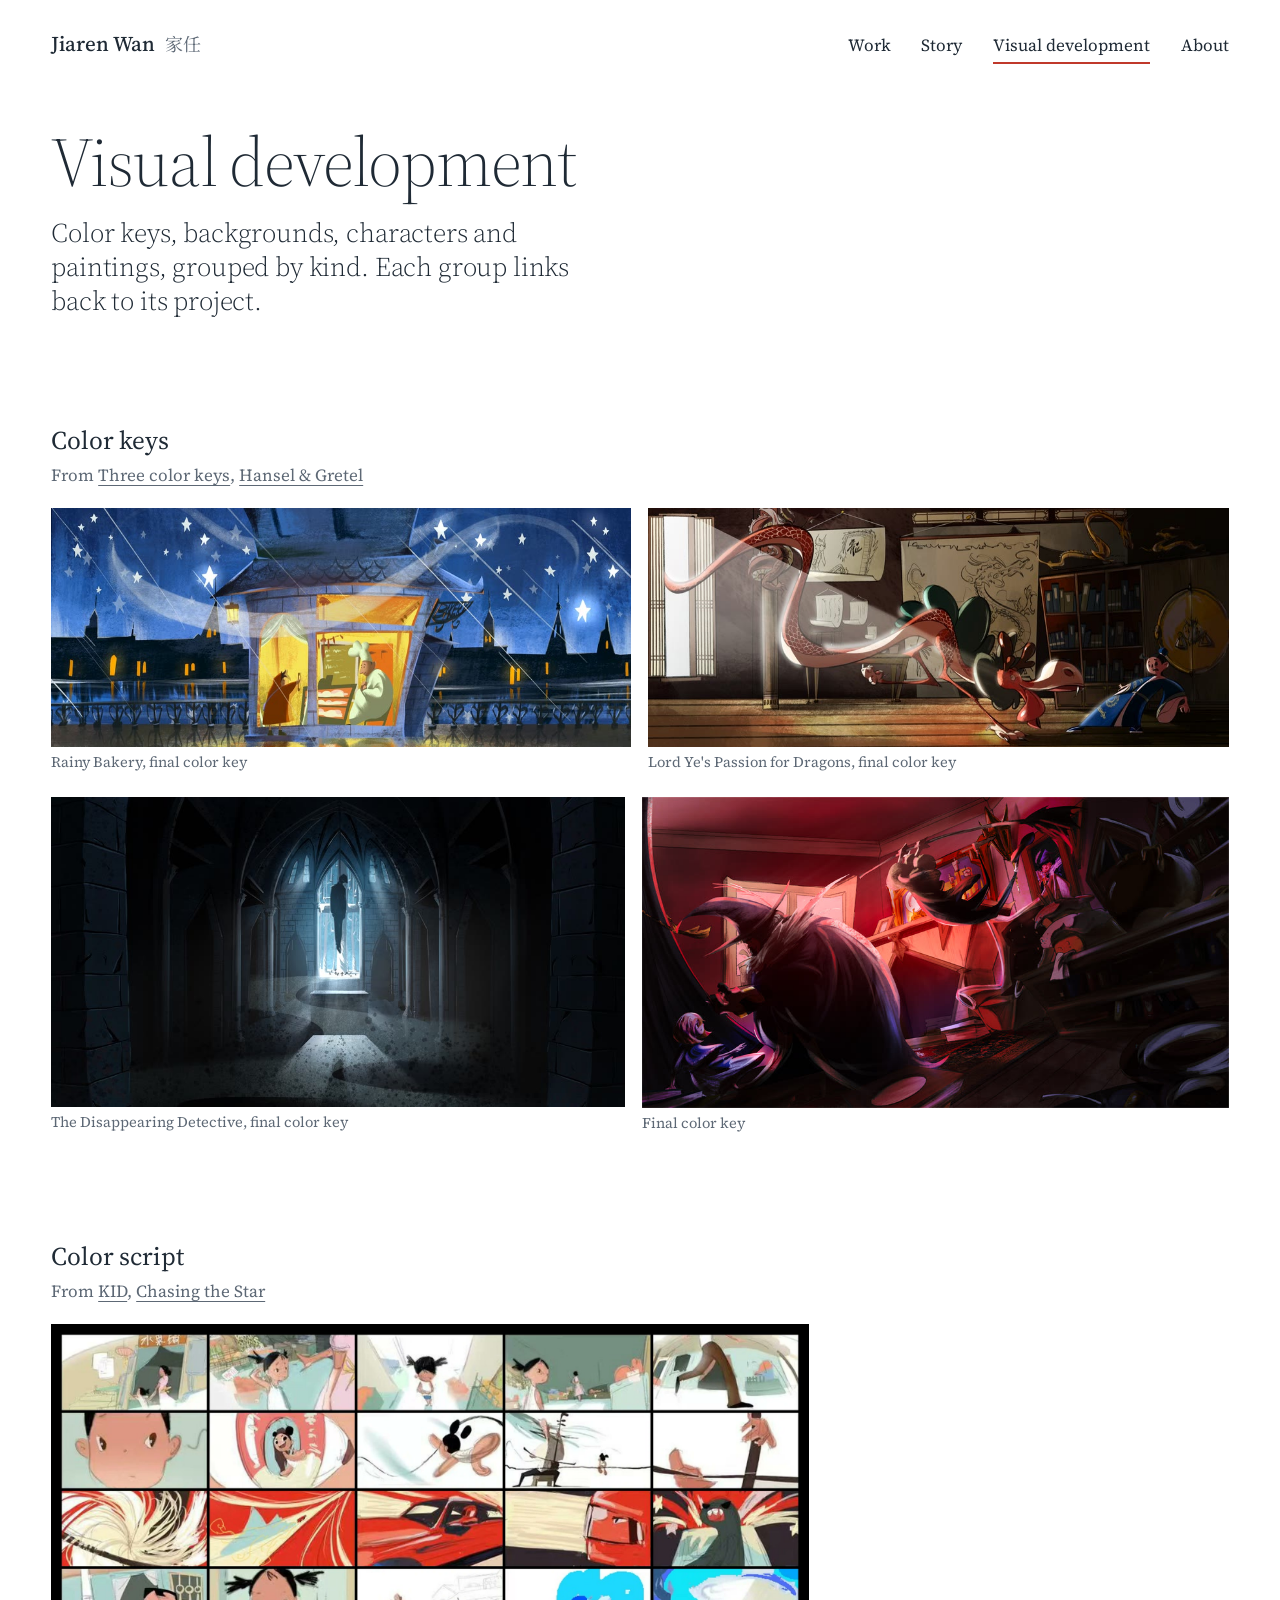
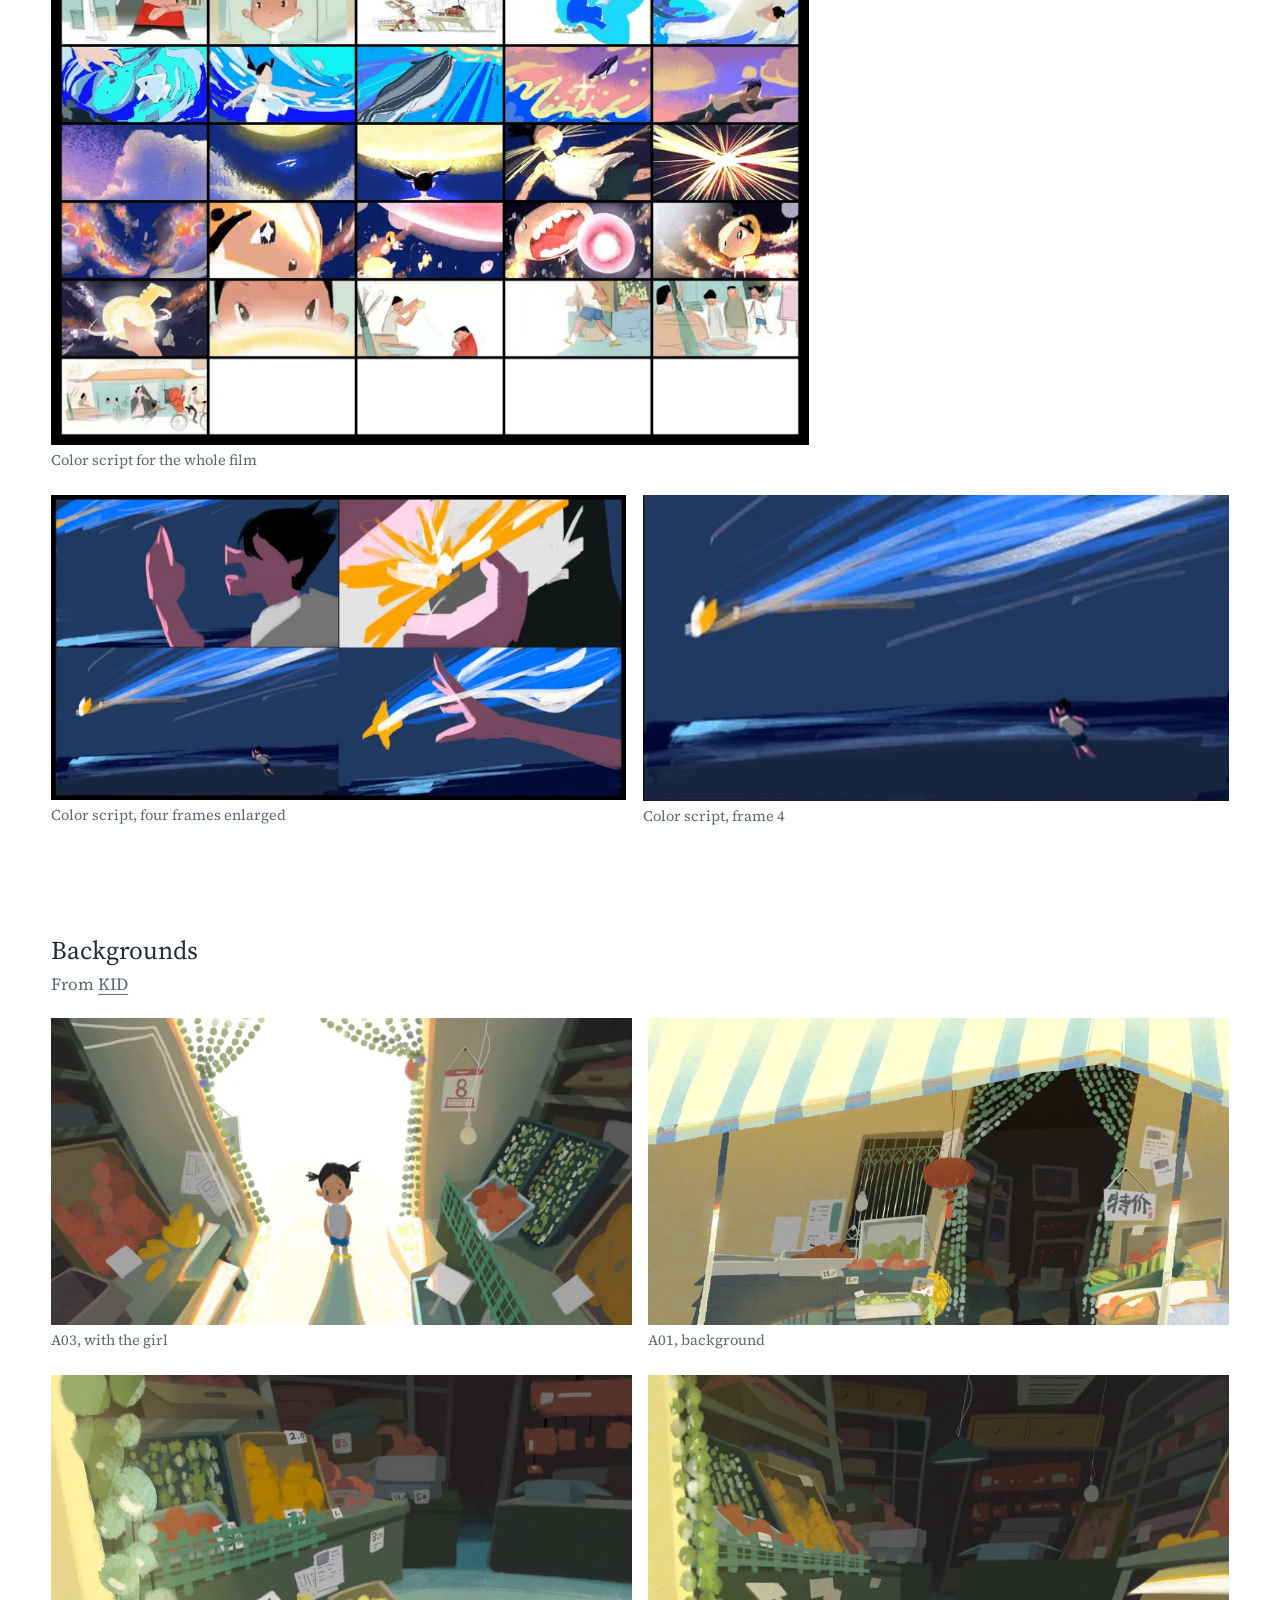
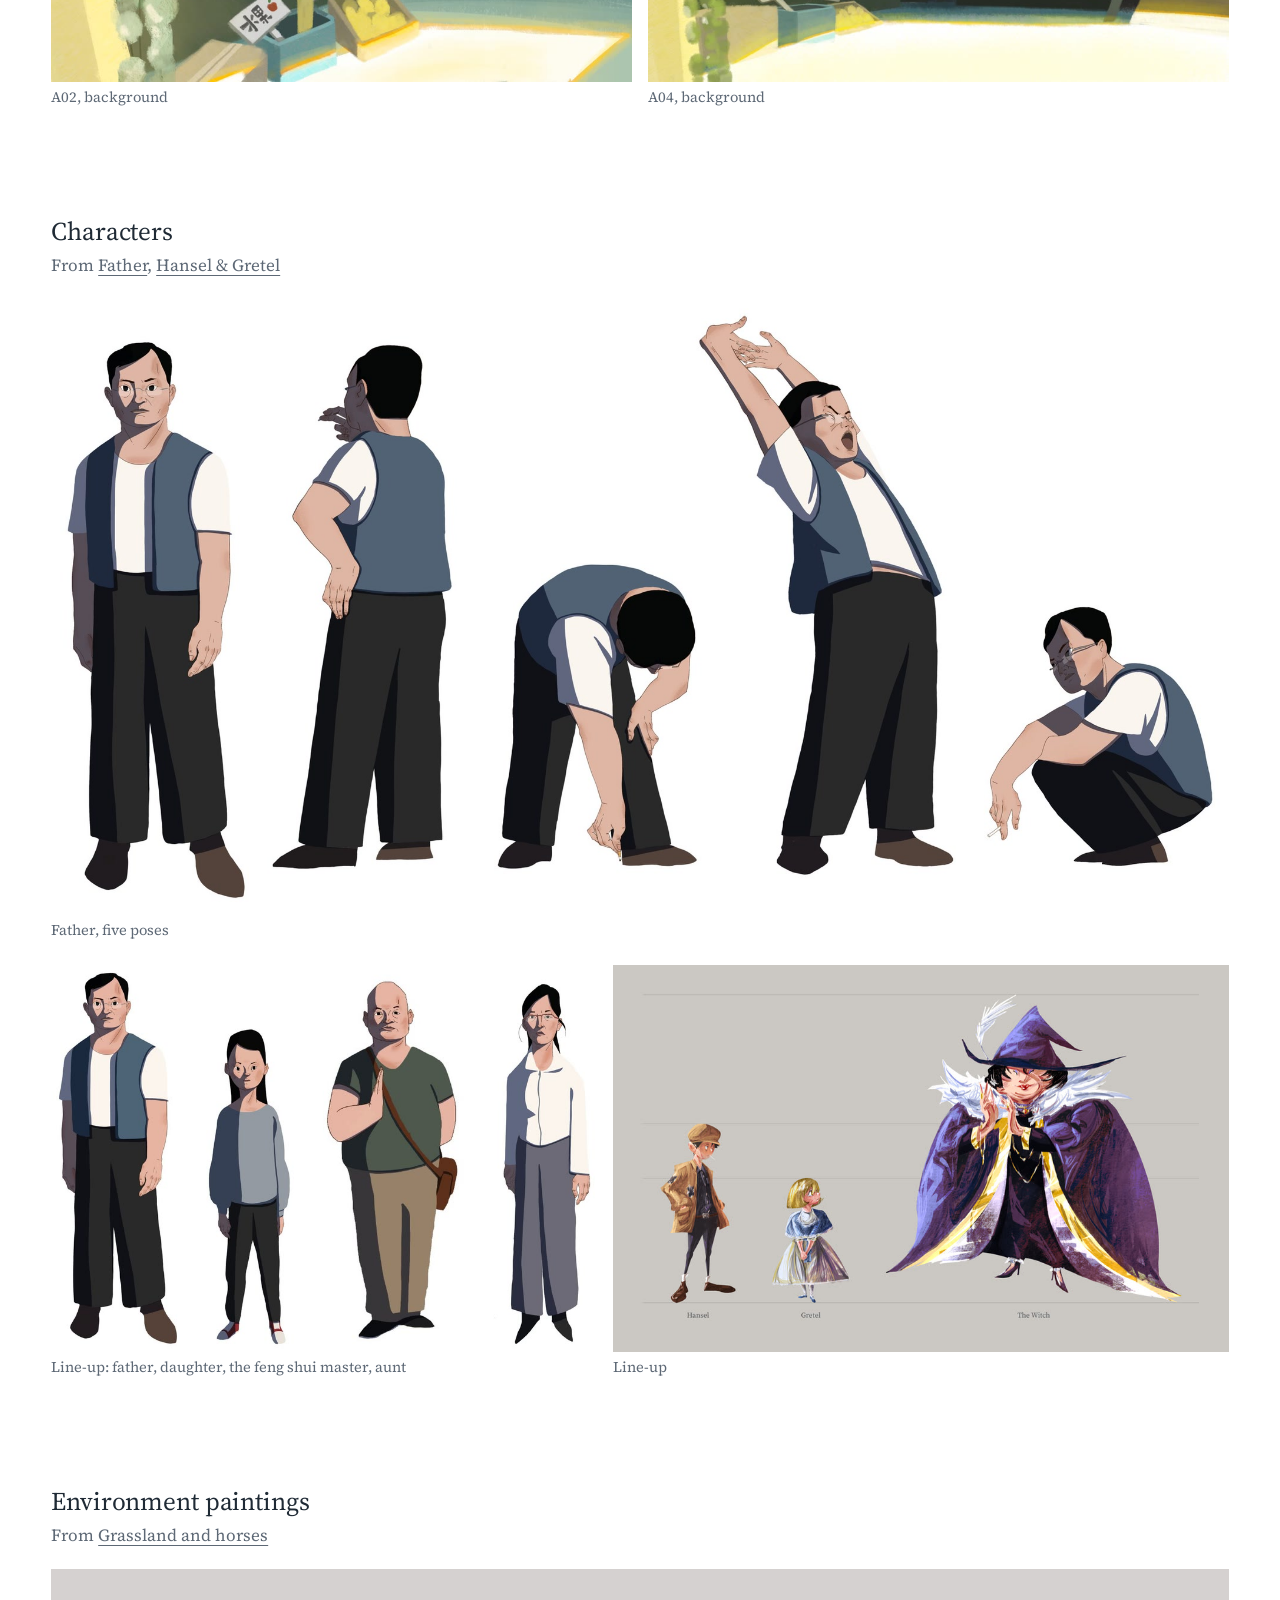
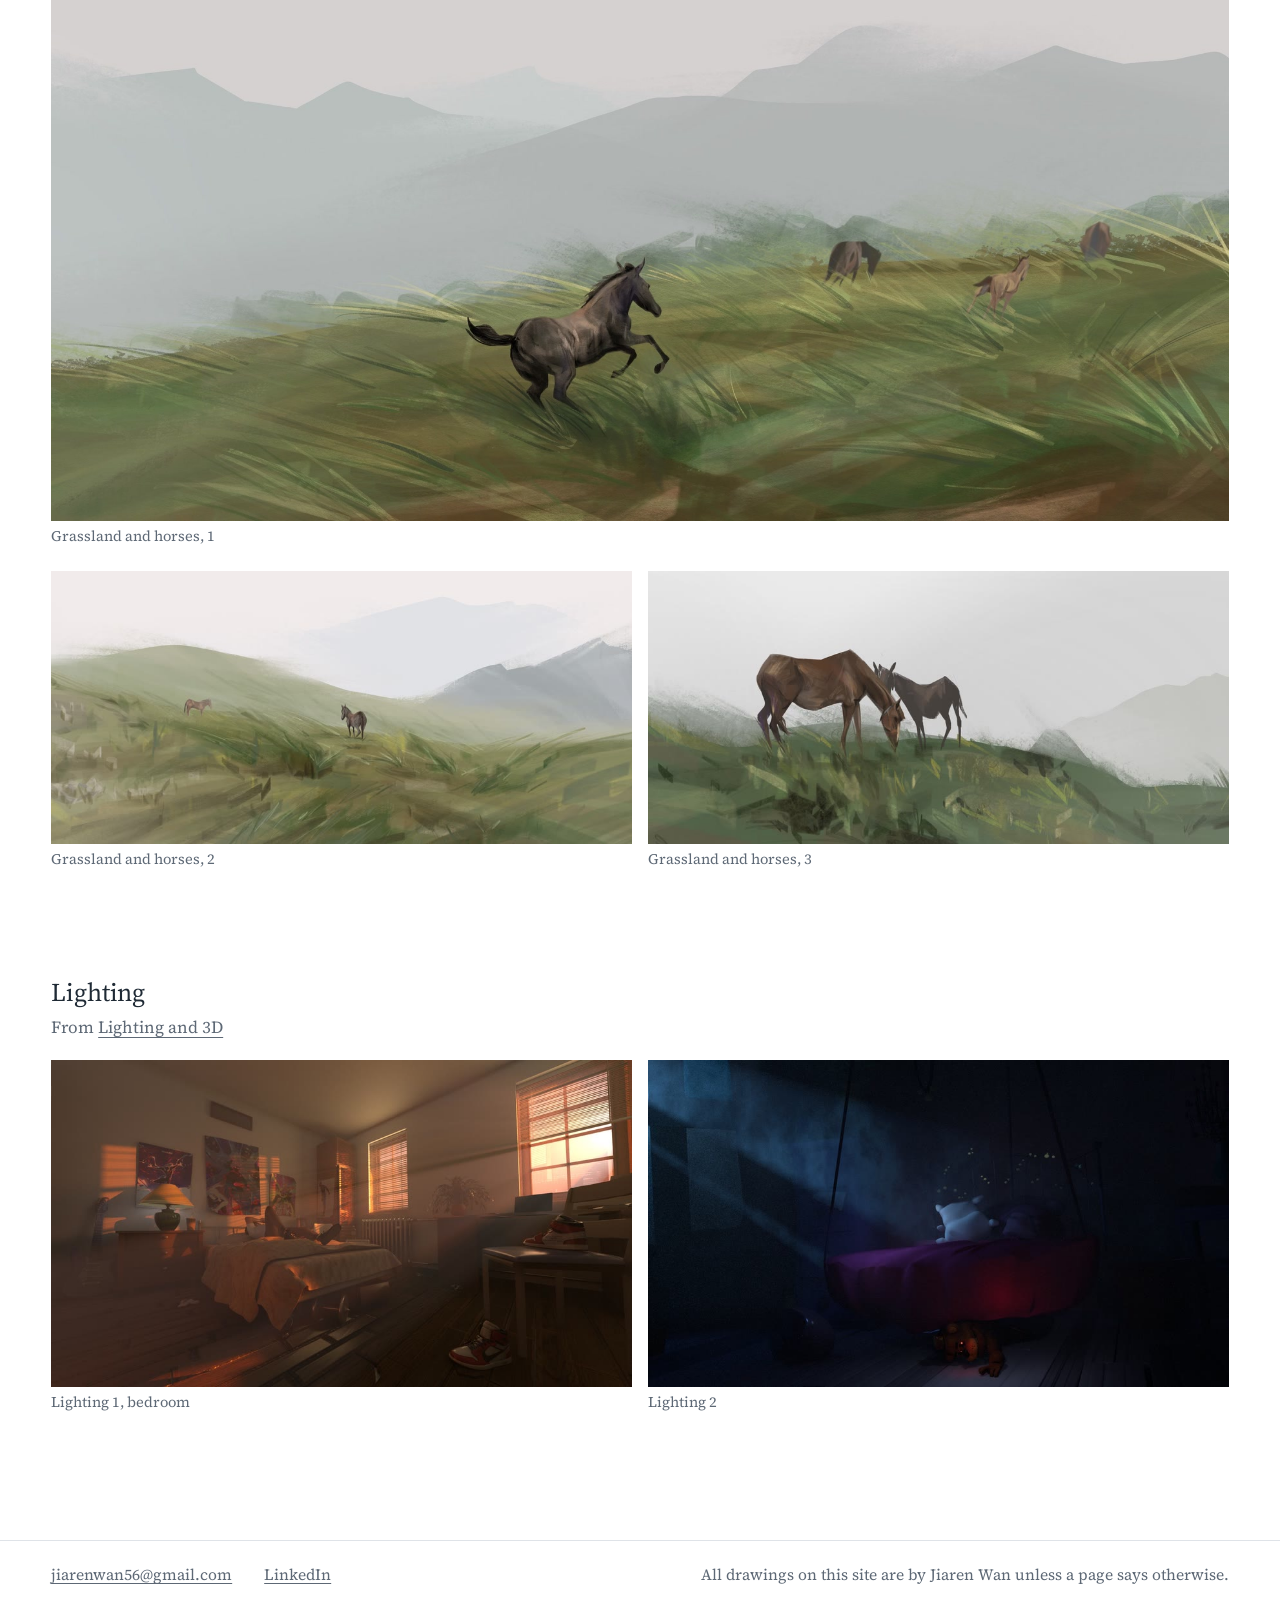
<file: visdev.html>
<!doctype html>
<html lang="en">
<head>
<meta charset="utf-8">
<meta name="viewport" content="width=device-width, initial-scale=1">
<title>Visual development · Jiaren Wan</title>
<meta name="description" content="Color keys, backgrounds, characters and paintings, grouped by kind. Each group links back to its project.">
<meta property="og:title" content="Visual development · Jiaren Wan">
<meta property="og:description" content="Color keys, backgrounds, characters and paintings, grouped by kind. Each group links back to its project.">
<meta property="og:type" content="website">
<link rel="canonical" href="https://jiarenwan.art/visdev.html">
<meta property="og:url" content="https://jiarenwan.art/visdev.html">
<meta property="og:image" content="https://jiarenwan.art/media/father-poses-2000.jpg">
<meta name="twitter:card" content="summary_large_image">
<link rel="icon" href="data:image/svg+xml,%3Csvg xmlns='http://www.w3.org/2000/svg' viewBox='0 0 32 32'%3E%3Crect width='32' height='32' fill='%231f2a35'/%3E%3Ccircle cx='16' cy='16' r='5' fill='%23c0392b'/%3E%3C/svg%3E">
<link rel="preconnect" href="https://fonts.googleapis.com">
<link rel="preconnect" href="https://fonts.gstatic.com" crossorigin>
<link rel="stylesheet" href="https://fonts.googleapis.com/css2?family=Noto+Serif+SC:wght@400;500&family=Source+Serif+4:ital,opsz,wght@0,8..60,300..600;1,8..60,300..600&display=swap">
<link rel="stylesheet" href="assets/site.css?v=8bab3e4b">
</head>
<body>
<a class="skip" href="#main">Skip to the work</a>
<header class="site-head">
  <a class="site-name" href="index.html">Jiaren Wan<span class="zh" lang="zh-Hans">家任</span></a>
  <nav class="site-nav" aria-label="Sections"><a href="index.html">Work</a><a href="story.html">Story</a><a href="visdev.html" aria-current="page">Visual development</a><a href="about.html">About</a></nav>
</header>
<main id="main">
<header class="page-head"><h1>Visual development</h1><p class="lead">Color keys, backgrounds, characters and paintings, grouped by kind. Each group links back to its project.</p></header>
<section class="block">
<h2>Color keys</h2>
<p class="note">From <a href="color-keys.html">Three color keys</a>, <a href="hansel-gretel.html">Hansel &amp; Gretel</a></p>
<div class="row" style="--sum:4.871"><figure class="item" style="--r:2.4336"><a class="zoom" href="media/bakery-key-2000.jpg" data-cap="Rainy Bakery, final color key"><img src="media/bakery-key-900.jpg" srcset="media/bakery-key-900.jpg 900w, media/bakery-key-2000.jpg 2000w" sizes="(min-width: 720px) 50vw, 100vw" width="2419" height="994" alt="Rainy Bakery, final color key" loading="eager" decoding="async"></a><figcaption>Rainy Bakery, final color key</figcaption></figure><figure class="item" style="--r:2.4370"><a class="zoom" href="media/dragon-key-2000.jpg" data-cap="Lord Ye's Passion for Dragons, final color key"><img src="media/dragon-key-900.jpg" srcset="media/dragon-key-900.jpg 900w, media/dragon-key-2000.jpg 2000w" sizes="(min-width: 720px) 50vw, 100vw" width="2437" height="1000" alt="Lord Ye's Passion for Dragons, final color key" loading="eager" decoding="async"></a><figcaption>Lord Ye's Passion for Dragons, final color key</figcaption></figure></div>
<div class="row" style="--sum:3.744"><figure class="item" style="--r:1.8513"><a class="zoom" href="media/detective-key-2000.jpg" data-cap="The Disappearing Detective, final color key"><img src="media/detective-key-900.jpg" srcset="media/detective-key-900.jpg 900w, media/detective-key-2000.jpg 2000w" sizes="(min-width: 720px) 49vw, 100vw" width="2253" height="1217" alt="The Disappearing Detective, final color key" loading="lazy" decoding="async"></a><figcaption>The Disappearing Detective, final color key</figcaption></figure><figure class="item" style="--r:1.8925"><a class="zoom" href="media/hg-key-2000.jpg" data-cap="Final color key"><img src="media/hg-key-900.jpg" srcset="media/hg-key-900.jpg 900w, media/hg-key-2000.jpg 2000w" sizes="(min-width: 720px) 51vw, 100vw" width="5000" height="2642" alt="Final color key" loading="lazy" decoding="async"></a><figcaption>Final color key</figcaption></figure></div>
</section>
<section class="block">
<h2>Color script</h2>
<p class="note">From <a href="kid.html">KID</a>, <a href="chasing-the-star.html">Chasing the Star</a></p>
<div class="row" style="--sum:1.052"><figure class="item" style="--r:1.0521"><a class="zoom" href="media/kid-color-script-2000.jpg" data-cap="Color script for the whole film"><img src="media/kid-color-script-900.jpg" srcset="media/kid-color-script-900.jpg 900w, media/kid-color-script-2000.jpg 2000w" sizes="(min-width: 720px) 100vw, 100vw" width="2000" height="1901" alt="Color script for the whole film" loading="lazy" decoding="async"></a><figcaption>Color script for the whole film</figcaption></figure></div>
<div class="row" style="--sum:3.798"><figure class="item" style="--r:1.8806"><a class="zoom" href="media/cts-script-detail-2000.jpg" data-cap="Color script, four frames enlarged"><img src="media/cts-script-detail-900.jpg" srcset="media/cts-script-detail-900.jpg 900w, media/cts-script-detail-2000.jpg 1512w" sizes="(min-width: 720px) 50vw, 100vw" width="1512" height="804" alt="Color script, four frames enlarged" loading="lazy" decoding="async"></a><figcaption>Color script, four frames enlarged</figcaption></figure><figure class="item" style="--r:1.9175"><a class="zoom" href="media/cts-cell4-2000.jpg" data-cap="Color script, frame 4"><img src="media/cts-cell4-900.jpg" srcset="media/cts-cell4-900.jpg 900w, media/cts-cell4-2000.jpg 1116w" sizes="(min-width: 720px) 50vw, 100vw" width="1116" height="582" alt="Color script, frame 4" loading="lazy" decoding="async"></a><figcaption>Color script, frame 4</figcaption></figure></div>
</section>
<section class="block">
<h2>Backgrounds</h2>
<p class="note">From <a href="kid.html">KID</a></p>
<div class="row" style="--sum:3.787"><figure class="item" style="--r:1.8935"><a class="zoom" href="media/kid-a03-char-2000.jpg" data-cap="A03, with the girl"><img src="media/kid-a03-char-900.jpg" srcset="media/kid-a03-char-900.jpg 900w, media/kid-a03-char-2000.jpg 2000w" sizes="(min-width: 720px) 50vw, 100vw" width="2560" height="1352" alt="A03, with the girl" loading="lazy" decoding="async"></a><figcaption>A03, with the girl</figcaption></figure><figure class="item" style="--r:1.8935"><a class="zoom" href="media/kid-a01-2000.jpg" data-cap="A01, background"><img src="media/kid-a01-900.jpg" srcset="media/kid-a01-900.jpg 900w, media/kid-a01-2000.jpg 2000w" sizes="(min-width: 720px) 50vw, 100vw" width="2560" height="1352" alt="A01, background" loading="lazy" decoding="async"></a><figcaption>A01, background</figcaption></figure></div>
<div class="row" style="--sum:3.787"><figure class="item" style="--r:1.8935"><a class="zoom" href="media/kid-a02-2000.jpg" data-cap="A02, background"><img src="media/kid-a02-900.jpg" srcset="media/kid-a02-900.jpg 900w, media/kid-a02-2000.jpg 2000w" sizes="(min-width: 720px) 50vw, 100vw" width="2560" height="1352" alt="A02, background" loading="lazy" decoding="async"></a><figcaption>A02, background</figcaption></figure><figure class="item" style="--r:1.8935"><a class="zoom" href="media/kid-a04-2000.jpg" data-cap="A04, background"><img src="media/kid-a04-900.jpg" srcset="media/kid-a04-900.jpg 900w, media/kid-a04-2000.jpg 2000w" sizes="(min-width: 720px) 50vw, 100vw" width="2560" height="1352" alt="A04, background" loading="lazy" decoding="async"></a><figcaption>A04, background</figcaption></figure></div>
</section>
<section class="block">
<h2>Characters</h2>
<p class="note">From <a href="father.html">Father</a>, <a href="hansel-gretel.html">Hansel &amp; Gretel</a></p>
<div class="row" style="--sum:1.913"><figure class="item on-paper" style="--r:1.9130"><a class="zoom" href="media/father-poses-2000.jpg" data-cap="Father, five poses"><img src="media/father-poses-900.jpg" srcset="media/father-poses-900.jpg 900w, media/father-poses-2000.jpg 2000w" sizes="(min-width: 720px) 100vw, 100vw" width="2242" height="1172" alt="Father, five poses" loading="lazy" decoding="async"></a><figcaption>Father, five poses</figcaption></figure></div>
<div class="row" style="--sum:3.004"><figure class="item on-paper" style="--r:1.4115"><a class="zoom" href="media/father-lineup-2000.jpg" data-cap="Line-up: father, daughter, the feng shui master, aunt"><img src="media/father-lineup-900.jpg" srcset="media/father-lineup-900.jpg 900w, media/father-lineup-2000.jpg 2000w" sizes="(min-width: 720px) 47vw, 100vw" width="2154" height="1526" alt="Line-up: father, daughter, the feng shui master, aunt" loading="lazy" decoding="async"></a><figcaption>Line-up: father, daughter, the feng shui master, aunt</figcaption></figure><figure class="item" style="--r:1.5924"><a class="zoom" href="media/hg-lineup-2000.jpg" data-cap="Line-up"><img src="media/hg-lineup-900.jpg" srcset="media/hg-lineup-900.jpg 900w, media/hg-lineup-2000.jpg 2000w" sizes="(min-width: 720px) 53vw, 100vw" width="5000" height="3140" alt="Line-up" loading="lazy" decoding="async"></a><figcaption>Line-up</figcaption></figure></div>
</section>
<section class="block">
<h2>Environment paintings</h2>
<p class="note">From <a href="grassland.html">Grassland and horses</a></p>
<div class="row" style="--sum:2.133"><figure class="item" style="--r:2.1333"><a class="zoom" href="media/grass1-2000.jpg" data-cap="Grassland and horses, 1"><img src="media/grass1-900.jpg" srcset="media/grass1-900.jpg 900w, media/grass1-2000.jpg 2000w" sizes="(min-width: 720px) 100vw, 100vw" width="2560" height="1200" alt="Grassland and horses, 1" loading="lazy" decoding="async"></a><figcaption>Grassland and horses, 1</figcaption></figure></div>
<div class="row" style="--sum:4.267"><figure class="item" style="--r:2.1333"><a class="zoom" href="media/grass2-2000.jpg" data-cap="Grassland and horses, 2"><img src="media/grass2-900.jpg" srcset="media/grass2-900.jpg 900w, media/grass2-2000.jpg 2000w" sizes="(min-width: 720px) 50vw, 100vw" width="2560" height="1200" alt="Grassland and horses, 2" loading="lazy" decoding="async"></a><figcaption>Grassland and horses, 2</figcaption></figure><figure class="item" style="--r:2.1333"><a class="zoom" href="media/grass3-2000.jpg" data-cap="Grassland and horses, 3"><img src="media/grass3-900.jpg" srcset="media/grass3-900.jpg 900w, media/grass3-2000.jpg 2000w" sizes="(min-width: 720px) 50vw, 100vw" width="2560" height="1200" alt="Grassland and horses, 3" loading="lazy" decoding="async"></a><figcaption>Grassland and horses, 3</figcaption></figure></div>
</section>
<section class="block">
<h2>Lighting</h2>
<p class="note">From <a href="lighting.html">Lighting and 3D</a></p>
<div class="row" style="--sum:3.556"><figure class="item" style="--r:1.7778"><a class="zoom" href="media/light-bedroom-2000.jpg" data-cap="Lighting 1, bedroom"><img src="media/light-bedroom-900.jpg" srcset="media/light-bedroom-900.jpg 900w, media/light-bedroom-2000.jpg 1920w" sizes="(min-width: 720px) 50vw, 100vw" width="1920" height="1080" alt="Lighting 1, bedroom" loading="lazy" decoding="async"></a><figcaption>Lighting 1, bedroom</figcaption></figure><figure class="item" style="--r:1.7778"><a class="zoom" href="media/light2-2000.jpg" data-cap="Lighting 2"><img src="media/light2-900.jpg" srcset="media/light2-900.jpg 900w, media/light2-2000.jpg 1920w" sizes="(min-width: 720px) 50vw, 100vw" width="1920" height="1080" alt="Lighting 2" loading="lazy" decoding="async"></a><figcaption>Lighting 2</figcaption></figure></div>
</section>
</main>
<footer class="site-foot">
  <p><a href="mailto:jiarenwan56@gmail.com">jiarenwan56@gmail.com</a></p>
  <p><a href="https://www.linkedin.com/in/jiaren-wan-829894432">LinkedIn</a></p>
  <p class="foot-note">All drawings on this site are by Jiaren Wan unless a page says otherwise.</p>
</footer>
<dialog class="viewer" aria-label="Image viewer">
  <button class="viewer-close" type="button">Close</button>
  <button class="viewer-prev" type="button" aria-label="Previous image">Previous</button>
  <div class="viewer-stage"><img alt=""></div>
  <button class="viewer-next" type="button" aria-label="Next image">Next</button>
  <p class="viewer-cap"></p>
</dialog>
<script src="assets/site.js?v=2f7d01b3" defer></script>
</body>
</html>
</file>
<file: assets/site.css>
/*
  Jiaren Wan — site styles.
  The page is the paper: his character sheets are drawn on white, so the page is white and the
  figures stand on it without a frame. Text is the father's navy. Each page takes one accent
  (--echo) from its own artwork.
*/
:root {
  --paper: #ffffff;
  --ink: #1f2a35;      /* the father's navy */
  --soft: #5d6875;     /* blue-grey, secondary text */
  --line: #dfe3e8;
  --wash: #f2f4f6;
  --echo: #c0392b;     /* the red lighter; pages override this */
  --serif: "Source Serif 4", "Noto Serif SC", "Songti SC", "STSong", "SimSun", Georgia, serif;
  --wide: 1400px;
  --gutter: clamp(16px, 4vw, 56px);
  --gap: clamp(10px, 1.3vw, 18px);
}

*,
*::before,
*::after { box-sizing: border-box; }

html { font-size: 17px; -webkit-text-size-adjust: 100%; scroll-behavior: smooth; }

body {
  margin: 0;
  background: var(--paper);
  color: var(--ink);
  font-family: var(--serif);
  font-optical-sizing: auto;
  line-height: 1.5;
  -webkit-font-smoothing: antialiased;
  text-rendering: optimizeLegibility;
}

::selection { background: var(--echo); color: #fff; }

a { color: inherit; text-decoration-thickness: 1px; text-underline-offset: 0.22em; }
a:hover { text-decoration-color: var(--echo); text-decoration-thickness: 2px; }
:focus-visible { outline: 2px solid var(--echo); outline-offset: 3px; }

img, video { max-width: 100%; }
h1, h2, h3, p, dl, dd, figure, ul { margin: 0; }

.zh { font-weight: 400; color: var(--soft); }
/* Some captions say "left" and "right"; on a phone those strips are stacked, so the wording changes. */
.on-narrow { display: none; }

.skip { position: absolute; left: -999px; top: 0; background: var(--ink); color: #fff; padding: 10px 16px; z-index: 10; }
.skip:focus { left: 0; }

/* ---- header and footer ---- */
.site-head {
  max-width: var(--wide);
  margin: 0 auto;
  padding: 28px var(--gutter) 0;
  display: flex;
  flex-wrap: wrap;
  align-items: baseline;
  justify-content: space-between;
  gap: 10px 32px;
}
.site-name { font-size: 1.24rem; font-weight: 500; text-decoration: none; }
.site-name .zh { margin-left: 0.55em; font-size: 1.06rem; }
.site-nav { display: flex; flex-wrap: wrap; gap: 6px clamp(16px, 2.4vw, 34px); }
.site-nav a { text-decoration: none; padding: 4px 0 3px; border-bottom: 2px solid transparent; }
.site-nav a:hover { border-bottom-color: var(--line); }
.site-nav a[aria-current="page"] { border-bottom-color: var(--echo); }

main { max-width: var(--wide); margin: 0 auto; padding: 0 var(--gutter); }

.site-foot {
  max-width: var(--wide);
  margin: clamp(64px, 10vw, 140px) auto 0;
  padding: 22px var(--gutter) 44px;
  border-top: 1px solid var(--line);
  display: flex;
  flex-wrap: wrap;
  gap: 6px 32px;
  color: var(--soft);
  font-size: 0.92rem;
}
.site-foot .foot-note { margin-left: auto; }

/* ---- home: the father stands on the page ---- */
.hero { padding-top: clamp(18px, 4vh, 44px); }
.hero-art { display: block; }
.hero-art img {
  display: block;
  width: 100%;
  height: auto;
  max-height: 58vh;
  object-fit: contain;
  object-position: left center;
}
.hero-text {
  display: grid;
  grid-template-columns: minmax(0, 5fr) minmax(0, 7fr);
  gap: 20px clamp(24px, 4vw, 56px);
  align-items: start;
  margin-top: clamp(14px, 3vh, 30px);
  padding-bottom: clamp(48px, 9vh, 104px);
}
.hero-label a { text-decoration: none; display: block; max-width: 30ch; }
.hero-title { display: block; font-size: 1.18rem; font-weight: 500; }
.hero-title .zh { margin-left: 0.5em; }
.hero-line { display: block; color: var(--soft); font-size: 0.92rem; margin-top: 2px; }
.hero-label a:hover .hero-title { text-decoration: underline; text-decoration-color: var(--echo); text-decoration-thickness: 2px; }
.hero-say h1 {
  font-size: clamp(1.7rem, 3.1vw, 2.65rem);
  font-weight: 300;
  line-height: 1.14;
  letter-spacing: -0.012em;
  max-width: 22ch;
  text-wrap: balance;
}
.hero-say p { margin-top: 0.9em; color: var(--soft); max-width: 52ch; }

/* ---- home: the wall. Each row is hung at one height; widths follow the pictures. ---- */
.wall { display: grid; gap: clamp(30px, 4.6vw, 64px); }
.wall-row { display: flex; gap: var(--gap); align-items: flex-start; }
.tile { flex: var(--r) 1 0px; min-width: 0; display: block; text-decoration: none; }
.tile img { display: block; width: 100%; height: auto; background: var(--wash); }
.tile-title {
  display: inline-block;
  margin-top: 10px;
  padding-bottom: 2px;
  font-size: 1.18rem;
  font-weight: 500;
  line-height: 1.25;
  background: linear-gradient(var(--echo), var(--echo)) left bottom / 0 2px no-repeat;
  transition: background-size 0.28s ease;
}
.tile-title .zh { margin-left: 0.5em; }
.tile:hover .tile-title,
.tile:focus-visible .tile-title { background-size: 100% 2px; }
.tile-line { display: block; color: var(--soft); font-size: 0.92rem; margin-top: 1px; }

/* ---- page heads ---- */
.project-head,
.seq-head,
.about-cols {
  display: grid;
  grid-template-columns: minmax(0, 5fr) minmax(0, 7fr);
  gap: 24px clamp(24px, 4vw, 56px);
  align-items: start;
}
.project-head { padding: clamp(32px, 7vh, 84px) 0 0; }
.project-head h1,
.page-head h1 {
  font-size: clamp(2.4rem, 5.4vw, 4.1rem);
  font-weight: 300;
  line-height: 1.02;
  letter-spacing: -0.018em;
  text-wrap: balance;
}
.project-head h1 .zh { display: block; font-size: 0.4em; letter-spacing: 0.1em; margin-top: 0.5em; }
.page-head { padding: clamp(32px, 7vh, 84px) 0 0; }
.page-head .lead { margin-top: 0.7em; max-width: 44ch; }

.lead {
  font-size: clamp(1.3rem, 2.1vw, 1.82rem);
  font-weight: 300;
  line-height: 1.26;
  letter-spacing: -0.006em;
}
.lead.quote { font-style: italic; }
.project-say .lead { max-width: 30ch; margin-bottom: 0.9em; }
.project-say p:not(.lead),
.about-say p:not(.lead) { max-width: 62ch; line-height: 1.6; }
.project-say p + p,
.about-say p + p { margin-top: 0.85em; }
.more { margin-top: 1.1em; }

.facts { margin-top: clamp(20px, 3vw, 36px); display: grid; gap: 10px; max-width: 44ch; }
.facts > div { display: grid; grid-template-columns: 6.6em minmax(0, 1fr); gap: 0 14px; }
.facts dt { color: var(--soft); font-size: 0.92rem; padding-top: 0.08em; }
.facts dd { line-height: 1.42; }

/* ---- blocks and rows of pictures ---- */
.block { margin-top: clamp(52px, 8.5vw, 112px); scroll-margin-top: 24px; }
.block h2 { font-size: 1.5rem; font-weight: 400; line-height: 1.2; letter-spacing: -0.005em; }
.block h2 .zh { margin-left: 0.6em; font-size: 0.86em; }
.block h2 a { text-decoration: none; }
.block h2 a:hover { text-decoration: underline; text-decoration-color: var(--echo); text-decoration-thickness: 2px; }
.note { color: var(--soft); max-width: 62ch; margin-top: 6px; }
.block > .row:first-of-type,
.seq-head + .row { margin-top: 20px; }

/* A row is never taller than --h (80% of the screen unless a row says otherwise): width = height × sum of ratios. */
.row {
  display: flex;
  gap: var(--gap);
  align-items: flex-start;
  max-width: min(var(--max, 100%), calc(var(--sum, 100) * var(--h, 80vh)));
}
.row + .row { margin-top: calc(var(--gap) + 8px); }
/* Presentation boards stack as a single column; they need more air between them than pictures in a set. */
.row.board + .row.board { margin-top: clamp(40px, 6vw, 84px); }
.item { flex: var(--r) 1 0px; min-width: 0; }
.item img,
.item video { display: block; width: 100%; height: auto; }
.item video { background: var(--wash); outline: 1px solid var(--line); outline-offset: -1px; accent-color: var(--echo); }
.item a.zoom { display: block; cursor: zoom-in; }
.item figcaption { margin-top: 6px; color: var(--soft); font-size: 0.86rem; line-height: 1.35; }

/* Sketchbook: figures set out one by one, each taking about the same area, feet on one line. */
.flow {
  --fs: clamp(170px, 18.5vw, 262px);
  display: flex;
  flex-wrap: wrap;
  align-items: flex-end;
  gap: clamp(26px, 3.4vw, 52px) clamp(18px, 2.4vw, 36px);
  margin-top: 22px;
}
.flow .item { flex: 0 0 auto; width: calc(var(--fs) * var(--k)); }
.flow + .row { margin-top: clamp(30px, 4.4vw, 56px); }

.seq-label { margin-top: 4px; }
.seq-head .note { margin-top: 0; padding-top: 0.25em; }

/* ---- credits ---- */
.credit-cols { display: grid; grid-template-columns: 1fr 1fr; gap: 28px clamp(24px, 4vw, 56px); margin-top: 18px; }
.credit-cols h3 { font-size: 1rem; font-weight: 600; }
.credit-cols ul { padding-left: 1.1em; margin-top: 8px; max-width: 58ch; }
.credit-cols li { margin-top: 0.45em; line-height: 1.5; }
.credit-cols li::marker { color: var(--echo); }

.next { margin-top: clamp(60px, 9vw, 128px); font-size: 1.35rem; font-weight: 300; }

/* ---- about ---- */
.about-cols { margin-top: clamp(24px, 4vw, 44px); }
.about-say { grid-column: 2; grid-row: 1; }
.about-side { grid-column: 1; grid-row: 1; }
.about-side .facts:first-child { margin-top: 0.3em; }
.about-say .lead { max-width: 34ch; margin-bottom: 0.9em; }

/* ---- image viewer ---- */
.viewer {
  position: fixed;
  inset: 0;
  border: 0;
  padding: 0;
  margin: 0;
  width: 100%;
  height: 100%;
  max-width: none;
  max-height: none;
  background: #12171d;
  color: #e9edf1;
}
.viewer[open] {
  display: grid;
  grid-template-columns: auto minmax(0, 1fr) auto;
  grid-template-rows: auto minmax(0, 1fr) auto;
}
.viewer::backdrop { background: #12171d; }
.viewer-stage { grid-column: 2; grid-row: 2; min-width: 0; min-height: 0; display: flex; align-items: center; justify-content: center; }
.viewer img { display: block; max-width: 100%; max-height: 100%; object-fit: contain; }
/* A page that was opened before an update still has the picture directly inside the dialog,
   while the browser may already have this newer stylesheet. Keep that older page laid out properly. */
.viewer > img { grid-column: 2; grid-row: 2; place-self: center; }
.viewer button {
  font: inherit;
  color: inherit;
  background: none;
  border: 0;
  padding: 16px 20px;
  cursor: pointer;
}
.viewer button:hover { text-decoration: underline; text-decoration-color: var(--echo); text-decoration-thickness: 2px; text-underline-offset: 0.22em; }
.viewer-close { grid-column: 3; grid-row: 1; justify-self: end; }
.viewer-prev { grid-column: 1; grid-row: 2; align-self: center; }
.viewer-next { grid-column: 3; grid-row: 2; align-self: center; }
.viewer-cap { grid-column: 1 / -1; grid-row: 3; text-align: center; padding: 12px 20px 18px; font-size: 0.92rem; color: #b9c2cc; min-height: 3em; }

/* ---- small screens: one picture per line ---- */
@media (max-width: 719px) {
  html { font-size: 16px; }
  .on-wide { display: none; }
  .on-narrow { display: inline; }
  .site-head { padding-top: 20px; }
  .hero-text,
  .project-head,
  .seq-head,
  .about-cols,
  .credit-cols { grid-template-columns: minmax(0, 1fr); }
  .hero-say { grid-row: 1; }
  .about-say,
  .about-side { grid-column: 1; grid-row: auto; }
  .wall-row,
  .row { flex-direction: column; max-width: none; }
  .wall-row { gap: clamp(26px, 7vw, 40px); }
  /* On a wide screen a row of covers shares one height. Stacked on a phone, they share one frame instead. */
  .tile img { aspect-ratio: 16 / 9; object-fit: cover; }
  .tile,
  .item { flex: none; width: 100%; }
  .row { gap: 18px; }
  .item img { width: auto; max-width: 100%; max-height: 78vh; }
  .row.keep { flex-direction: row; gap: 10px; }
  .row.keep > .item { flex: var(--r) 1 0px; width: auto; }
  .row.keep .item img { width: 100%; max-height: none; }
  /* Character sheets keep one scale on a phone, as they do on a wide screen.
     figs: the drawings share one line; anything else in the row (a video) goes below.
     same-h: too wide to share a line, so they stack, but at one height. */
  .row.figs { flex-direction: row; flex-wrap: wrap; gap: 18px 10px; }
  .row.figs > .item.on-paper { flex: var(--r) 1 0px; width: auto; max-width: calc(var(--r) * 70vh); }
  .row.figs > .item:not(.on-paper) { flex: 0 0 100%; order: 1; }
  .row.same-h > .item.on-paper { width: min(100%, calc(100% * var(--r) / var(--m)), calc(var(--r) * 70vh)); }
  .row.figs .item img,
  .row.same-h .item img { width: 100%; max-height: none; }
  .flow { --fs: 44vw; gap: 26px 4vw; }
  .flow .item { flex: 0 0 auto; width: calc(var(--fs) * min(var(--k), 1.9)); }
  .flow .item img { width: 100%; max-height: none; }
  .site-foot .foot-note { margin-left: 0; flex-basis: 100%; }
  .viewer[open] { grid-template-columns: minmax(0, 1fr) minmax(0, 1fr); grid-template-rows: auto minmax(0, 1fr) auto auto; }
  .viewer-close { grid-column: 2; }
  /* On a phone a wide picture fitted to the screen is no bigger than it was on the page.
     Here it fills the height instead and slides sideways. */
  .viewer-stage { grid-column: 1 / -1; justify-content: flex-start; overflow-x: auto; overflow-y: hidden; overscroll-behavior-x: contain; }
  .viewer img { flex: none; width: auto; height: auto; max-width: none; margin: 0 auto; }
  .viewer > img { grid-column: 1 / -1; max-width: 100%; margin: 0; }
  .viewer.pans .viewer-cap::after { content: "Slide sideways to see all of it."; display: block; margin-top: 2px; color: #8b96a2; }
  .viewer-prev { grid-column: 1; grid-row: 3; justify-self: start; }
  .viewer-next { grid-column: 2; grid-row: 3; justify-self: end; }
  .viewer-cap { grid-row: 4; }
}

@media (prefers-reduced-motion: reduce) {
  html { scroll-behavior: auto; }
  .tile-title { transition: none; }
}
</file>
